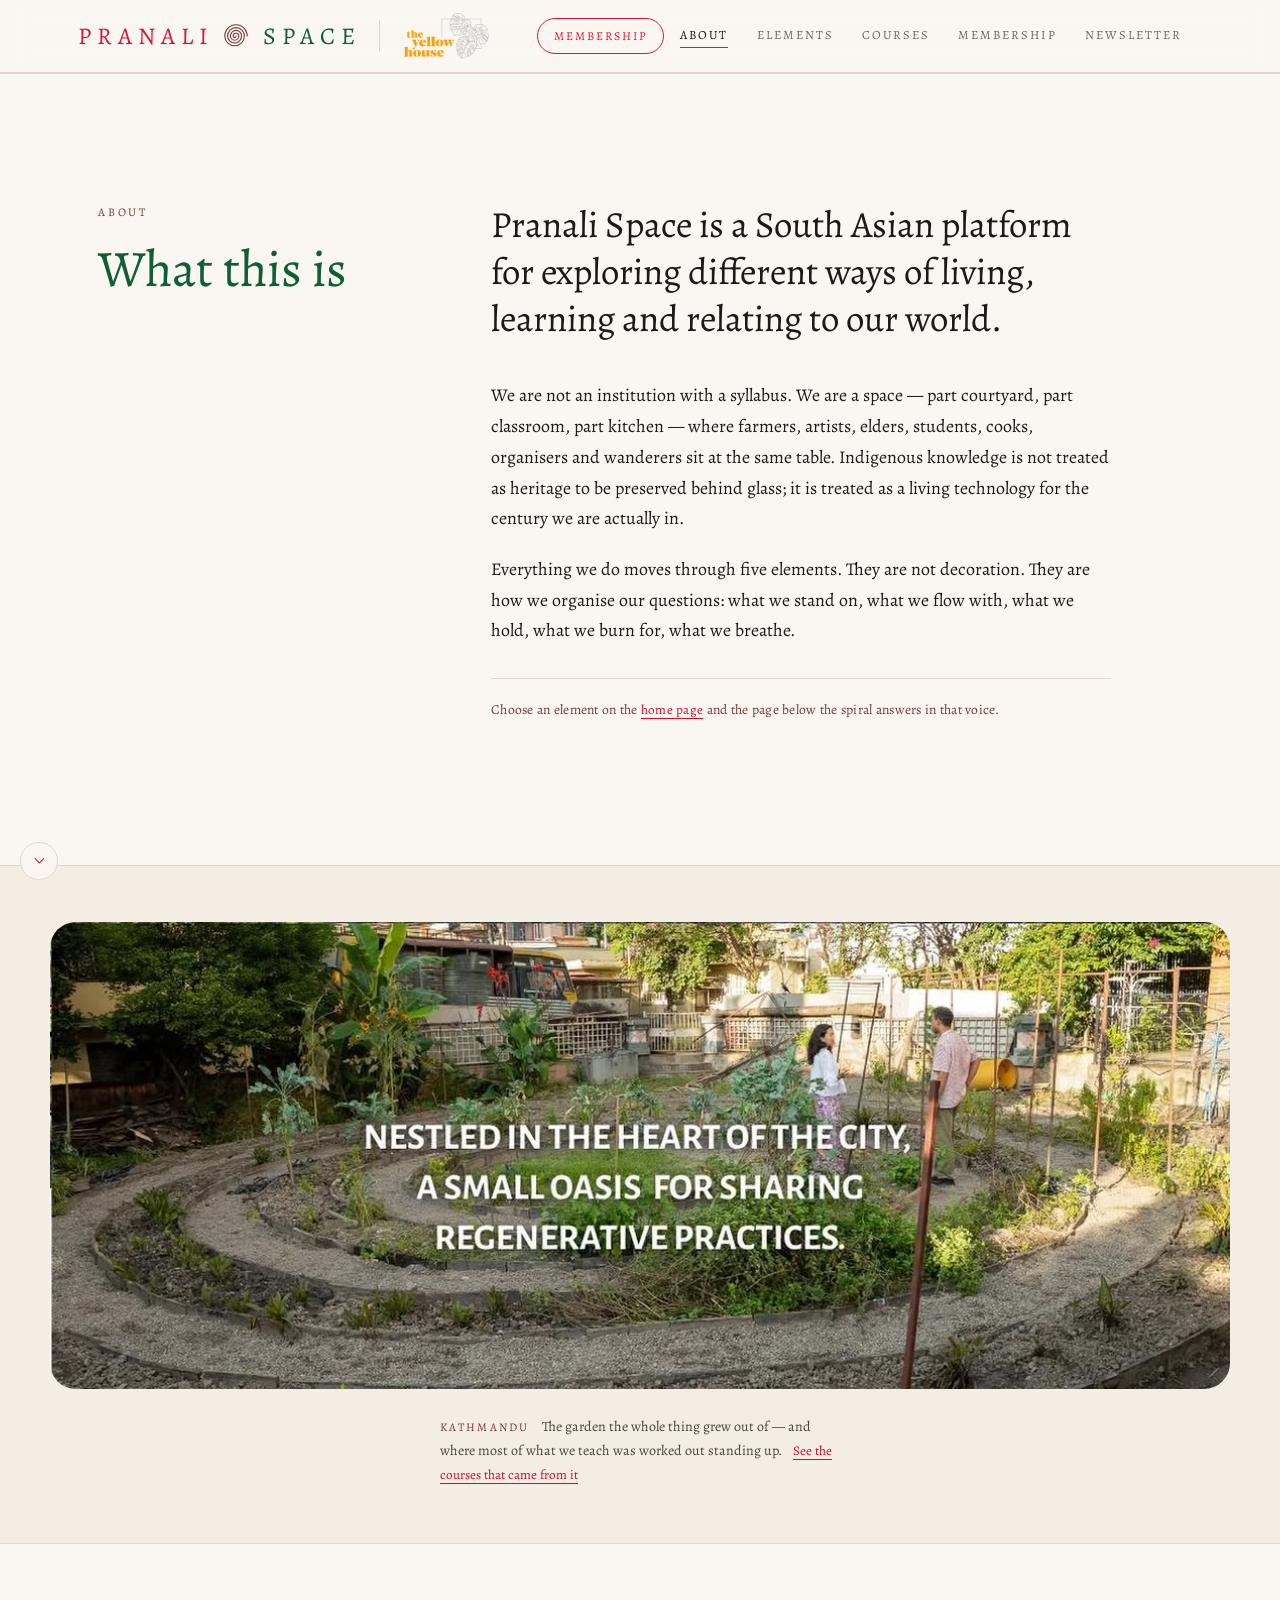
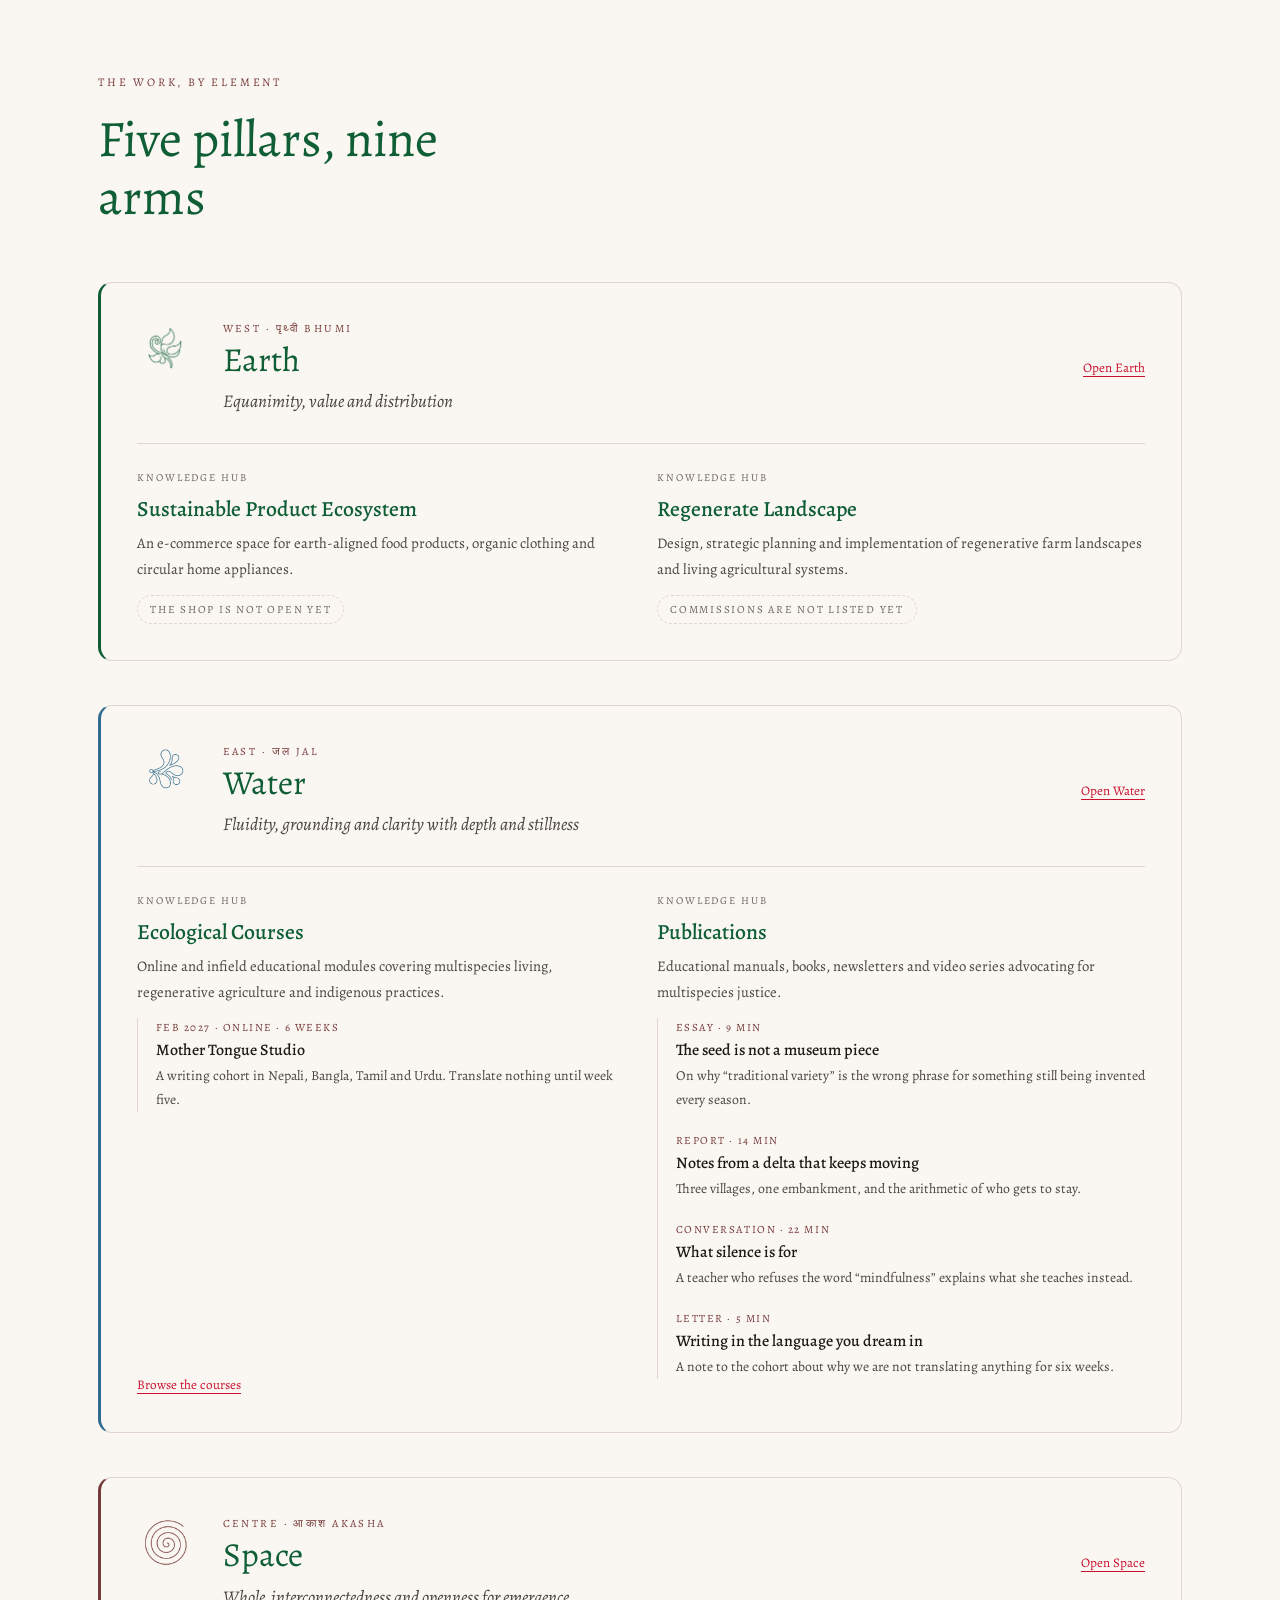
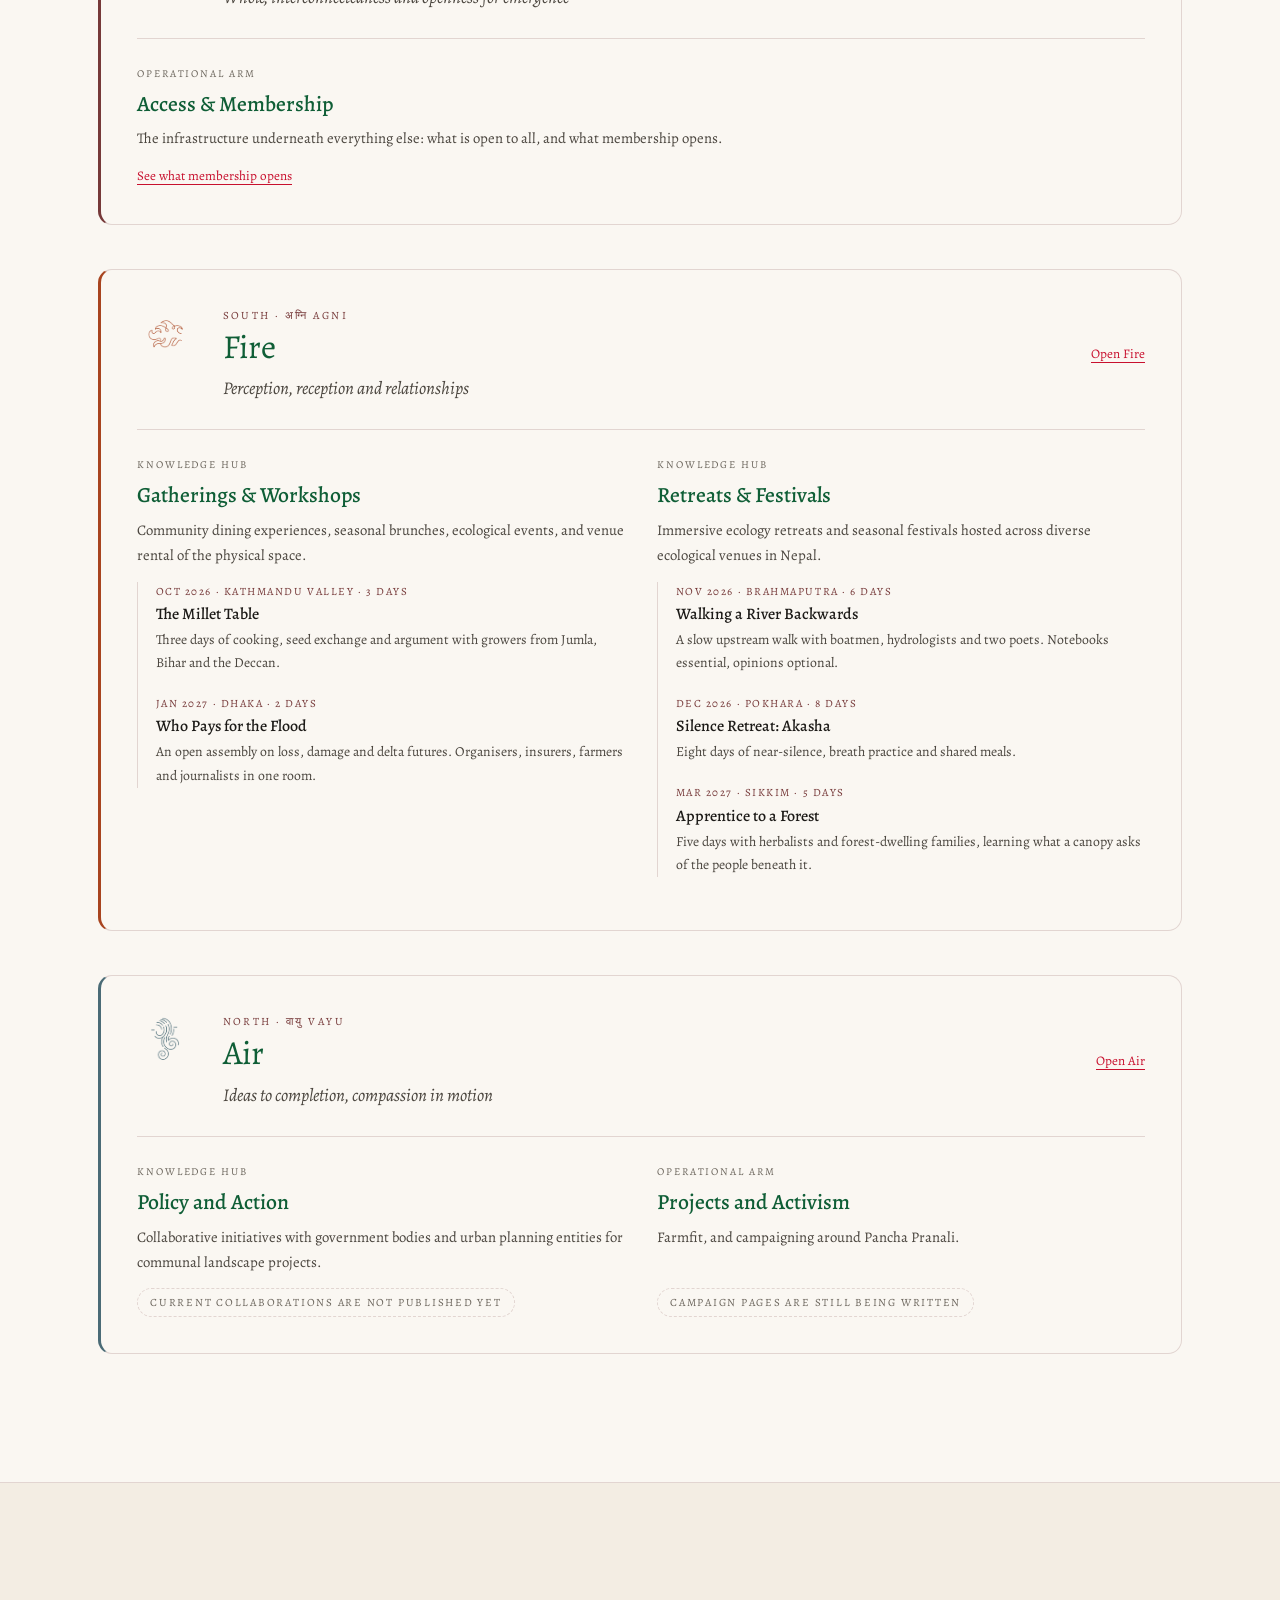
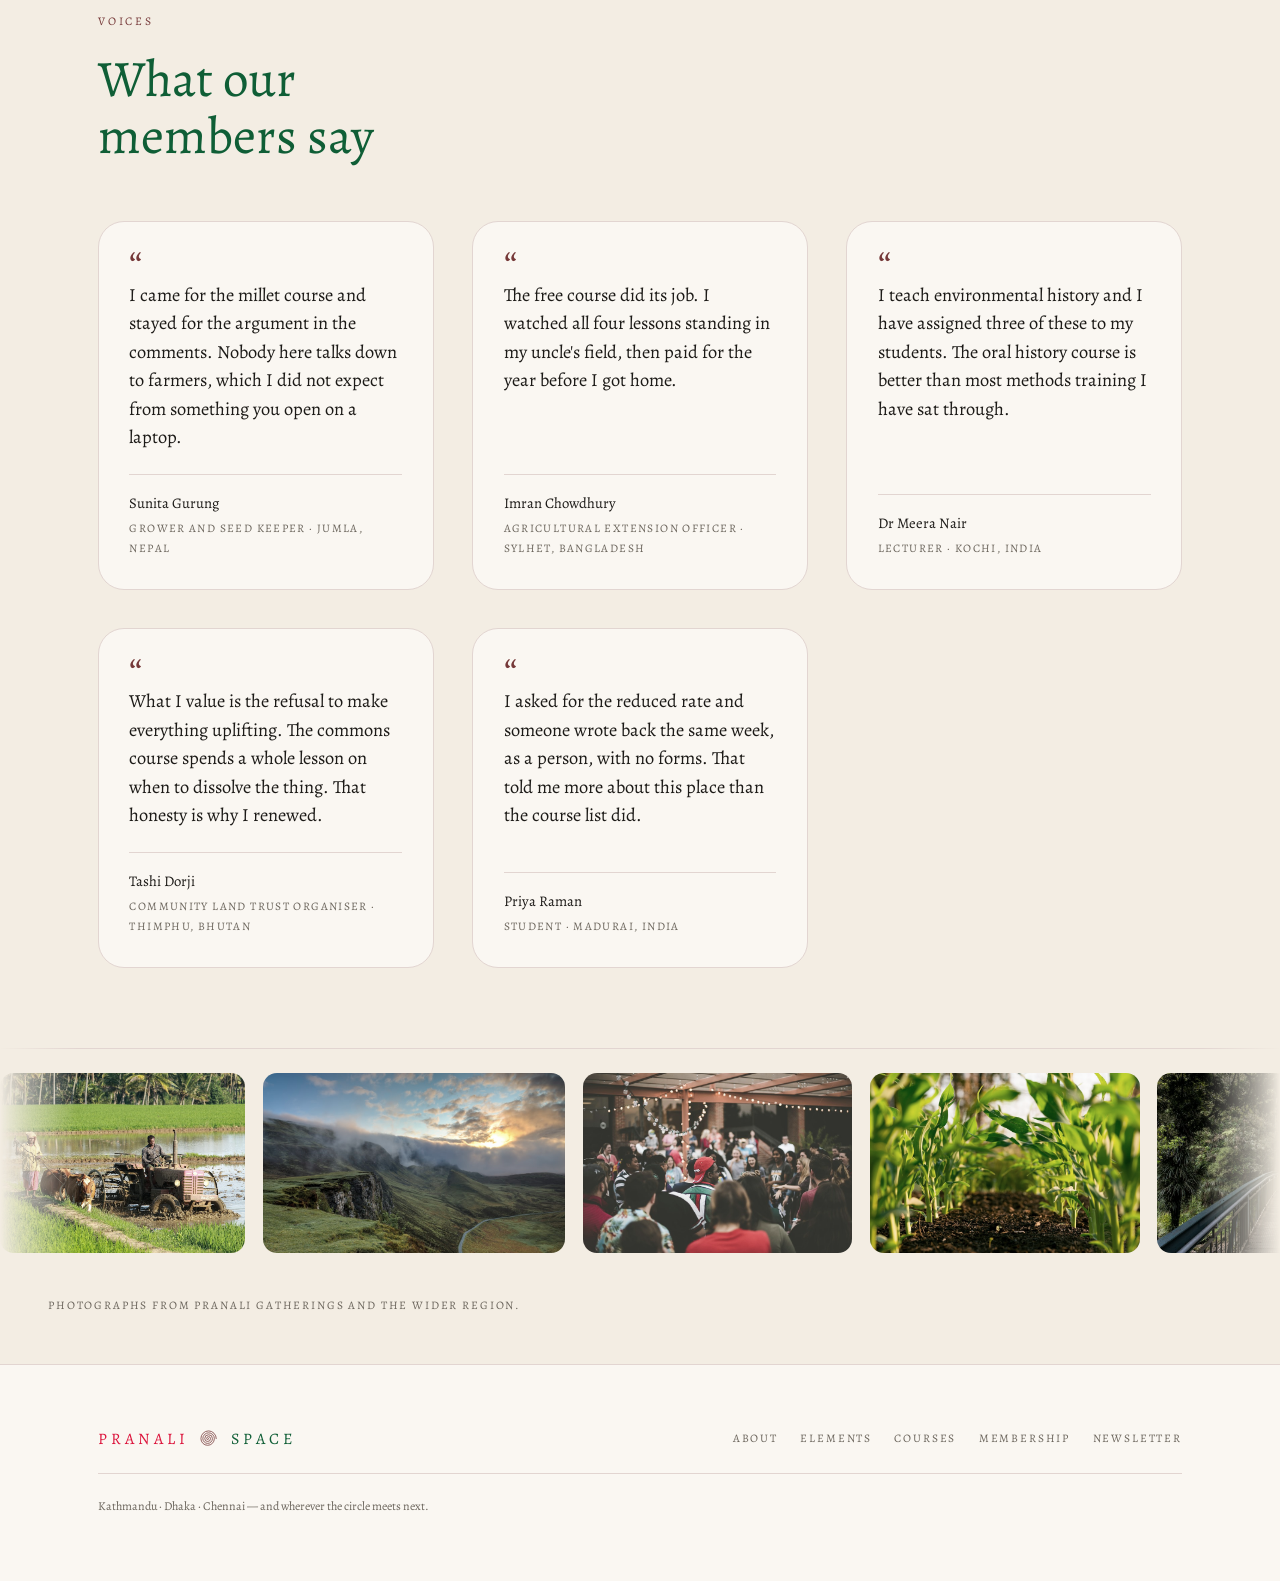
<file: about.html>
<!DOCTYPE html>
<html lang="en">
<head>
<meta charset="utf-8" />
<meta name="viewport" content="width=device-width, initial-scale=1" />
<title>About — Pranali Space</title>
<meta name="description" content="Pranali Space is a South Asian platform for exploring different ways of living, learning and relating to our world." />
<link rel="icon" href="data:image/svg+xml,%3Csvg xmlns='http://www.w3.org/2000/svg' viewBox='0 0 100 100'%3E%3Cpath d='M 50 50 A 5 5 0 0 1 40 50 A 10 10 0 0 1 60 50 A 15 15 0 0 1 30 50 A 20 20 0 0 1 70 50 A 25 25 0 0 1 20 50 A 30 30 0 0 1 80 50 A 35 35 0 0 1 10 50 A 40 40 0 0 1 90 50' fill='none' stroke='%23763939' stroke-width='7' stroke-linecap='round'/%3E%3C/svg%3E" />
<link rel="preload" as="image" href="images/leaf-cursor.png" fetchpriority="high" />
<link rel="preconnect" href="https://fonts.googleapis.com" />
<link rel="preconnect" href="https://fonts.gstatic.com" crossorigin />
<link href="https://fonts.googleapis.com/css2?family=Alegreya:ital,wght@0,400;0,500;0,600;0,700;1,400;1,500&display=swap" rel="stylesheet" />
<link rel="stylesheet" href="css/styles.css" />
<link rel="stylesheet" href="css/pages.css" />
<link rel="stylesheet" href="css/realms.css" />
</head>
<body class="page-about">

<!-- ============================ HEADER ============================ -->
<header class="site-header" id="top">
  <div class="shell header__inner">
    <div class="header__brand">
      <a class="logo" href="index.html" aria-label="Pranali Space — home">
        <span class="logo__word logo__word--pranali">Pranali</span>
        <span class="logo__mark" aria-hidden="true">
          <svg viewBox="0 0 100 100" class="logo__spiral">
            <path d="M 50 50 A 5 5 0 0 1 40 50 A 10 10 0 0 1 60 50 A 15 15 0 0 1 30 50 A 20 20 0 0 1 70 50 A 25 25 0 0 1 20 50 A 30 30 0 0 1 80 50 A 35 35 0 0 1 10 50 A 40 40 0 0 1 90 50"
                  fill="none" stroke="#763939" stroke-width="4" stroke-linecap="round"></path>
          </svg>
        </span>
        <span class="logo__word logo__word--space">Space</span>
      </a>

      <span class="header__partner-divider" aria-hidden="true"></span>

      <a class="partner-logo" href="#" aria-label="The Yellow House">
        <img src="images/yellow-house-logo.png" alt="The Yellow House" />
      </a>
    </div>

    <div class="header__member" id="memberBadge"></div>

    <button class="nav-toggle" id="navToggle" aria-expanded="false" aria-controls="siteNav">
      <span class="nav-toggle__bars" aria-hidden="true"><i></i><i></i></span>
      <span class="nav-toggle__label">Menu</span>
    </button>

    <nav class="site-nav" id="siteNav" aria-label="Primary">
      <a href="about.html" aria-current="page">About</a>
      <a href="index.html#bloom">Elements</a>
      <a href="courses.html">Courses</a>
      <a href="courses.html#pricing">Membership</a>
      <a href="index.html#join">Newsletter</a>
    </nav>
  </div>
</header>

<main>

<!-- =========================== INTRO =========================== -->
<section class="section intro about-intro" id="intro">
  <div class="shell intro__grid">
    <div>
      <p class="section__label">About</p>
      <h1 class="section__title">What this is</h1>
    </div>
    <div class="intro__body">
      <p class="lede">Pranali Space is a South Asian platform for exploring different ways of living, learning and relating to our world.</p>
      <p>We are not an institution with a syllabus. We are a space — part courtyard, part classroom, part kitchen — where farmers, artists, elders, students, cooks, organisers and wanderers sit at the same table. Indigenous knowledge is not treated as heritage to be preserved behind glass; it is treated as a living technology for the century we are actually in.</p>
      <p>Everything we do moves through five elements. They are not decoration. They are how we organise our questions: what we stand on, what we flow with, what we hold, what we burn for, what we breathe.</p>
      <p class="intro__note">Choose an element on the <a class="link-plain" href="index.html#bloom">home page</a> and the page below the spiral answers in that voice.</p>
    </div>
  </div>
</section>

<!-- ===================== THE GARDEN ===================== -->
<figure class="garden-band garden-band--hero">
  <img src="images/stock/home_page_thumbnai.jpg"
       alt="The Pranali spiral garden in Kathmandu, with people tending planted beds among city buildings" />
  <figcaption class="shell">
    <span class="garden-band__where">Kathmandu</span>
    The garden the whole thing grew out of — and where most of what we teach was worked out standing up.
    <a class="link-plain" href="courses.html">See the courses that came from it</a>
  </figcaption>
</figure>

<!-- ========================== PILLARS ==========================
     Seven knowledge hubs and two operational arms, under the five elemental
     pillars. Rendered from PRANALI_HUBS in js/data.js. -->
<section class="section pillars" id="pillars">
  <div class="shell">
    <header class="section__head">
      <p class="section__label">The work, by element</p>
      <h2 class="section__title">Five pillars, nine arms</h2>
    </header>

    <div class="pillars__list" id="pillarsList">
      <!-- filled by js/about.js -->
    </div>
  </div>
</section>

<!-- ===================== WHAT OUR MEMBERS SAY ===================== -->
<section class="section voices-section" id="voices" data-voices></section>

</main>

<!-- steps down through the page, one section at a time -->
<button class="scroll-next" id="scrollNext" type="button" aria-label="Skip to the next section">
  <svg viewBox="0 0 24 24" fill="none" aria-hidden="true">
    <path d="M6 9.5 12 15.5 18 9.5" stroke="currentColor" stroke-width="1.6"
          stroke-linecap="round" stroke-linejoin="round" />
  </svg>
</button>

<!-- =========================== FOOTER =========================== -->
<footer class="site-footer">
  <div class="shell footer__inner">
    <a class="logo logo--small" href="index.html" aria-label="Pranali Space — home">
      <span class="logo__word logo__word--pranali">Pranali</span>
      <span class="logo__mark" aria-hidden="true">
        <svg viewBox="0 0 100 100" class="logo__spiral">
          <path d="M 50 50 A 5 5 0 0 1 40 50 A 10 10 0 0 1 60 50 A 15 15 0 0 1 30 50 A 20 20 0 0 1 70 50 A 25 25 0 0 1 20 50 A 30 30 0 0 1 80 50 A 35 35 0 0 1 10 50 A 40 40 0 0 1 90 50"
                fill="none" stroke="#763939" stroke-width="4" stroke-linecap="round"></path>
        </svg>
      </span>
      <span class="logo__word logo__word--space">Space</span>
    </a>

    <nav class="footer__nav" aria-label="Footer">
      <a href="about.html" aria-current="page">About</a>
      <a href="index.html#bloom">Elements</a>
      <a href="courses.html">Courses</a>
      <a href="courses.html#pricing">Membership</a>
      <a href="index.html#join">Newsletter</a>
    </nav>

    <p class="footer__note">Kathmandu · Dhaka · Chennai — and wherever the circle meets next.</p>
  </div>
</footer>

<script src="js/data.js"></script>
<script src="js/auth.js"></script>
<script src="js/site.js"></script>
<script src="js/about.js"></script>
<script src="js/social.js"></script>
<script src="js/cursor.js" defer></script>
</body>
</html>
</file>
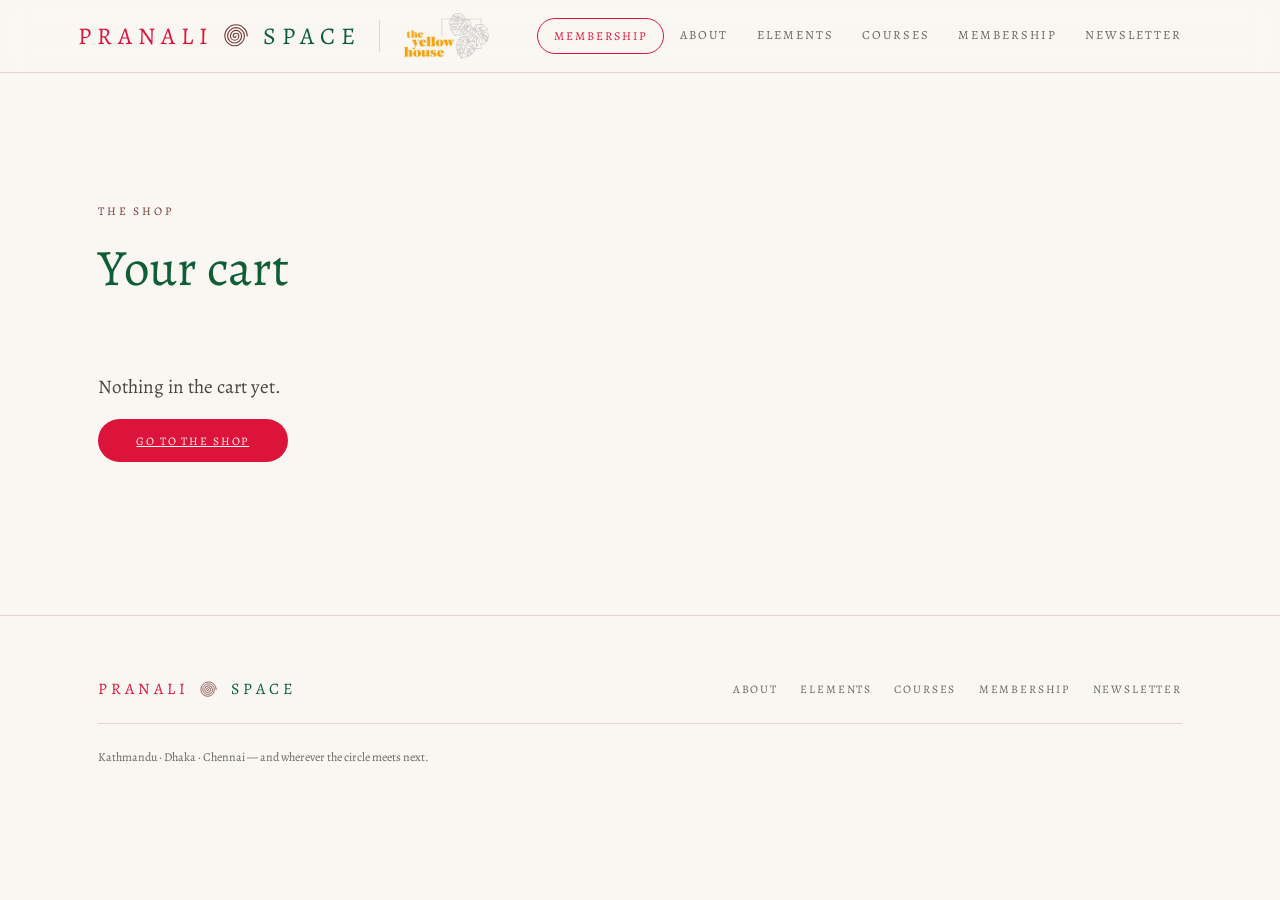
<file: cart.html>
<!DOCTYPE html>
<html lang="en">
<head>
<meta charset="utf-8" />
<meta name="viewport" content="width=device-width, initial-scale=1" />
<title>Cart — Pranali Space</title>
<meta name="description" content="Your cart at the Pranali Space shop." />
<link rel="icon" href="data:image/svg+xml,%3Csvg xmlns='http://www.w3.org/2000/svg' viewBox='0 0 100 100'%3E%3Cpath d='M 50 50 A 5 5 0 0 1 40 50 A 10 10 0 0 1 60 50 A 15 15 0 0 1 30 50 A 20 20 0 0 1 70 50 A 25 25 0 0 1 20 50 A 30 30 0 0 1 80 50 A 35 35 0 0 1 10 50 A 40 40 0 0 1 90 50' fill='none' stroke='%23763939' stroke-width='7' stroke-linecap='round'/%3E%3C/svg%3E" />
<link rel="preload" as="image" href="images/leaf-cursor.png" fetchpriority="high" />
<link rel="preconnect" href="https://fonts.googleapis.com" />
<link rel="preconnect" href="https://fonts.gstatic.com" crossorigin />
<link href="https://fonts.googleapis.com/css2?family=Alegreya:ital,wght@0,400;0,500;0,600;0,700;1,400;1,500&display=swap" rel="stylesheet" />
<link rel="stylesheet" href="css/styles.css" />
<link rel="stylesheet" href="css/pages.css" />
<link rel="stylesheet" href="css/realms.css" />
</head>
<body class="page-cart">

<!-- ============================ HEADER ============================ -->
<header class="site-header" id="top">
  <div class="shell header__inner">
    <div class="header__brand">
      <a class="logo" href="index.html" aria-label="Pranali Space — home">
        <span class="logo__word logo__word--pranali">Pranali</span>
        <span class="logo__mark" aria-hidden="true">
          <svg viewBox="0 0 100 100" class="logo__spiral">
            <path d="M 50 50 A 5 5 0 0 1 40 50 A 10 10 0 0 1 60 50 A 15 15 0 0 1 30 50 A 20 20 0 0 1 70 50 A 25 25 0 0 1 20 50 A 30 30 0 0 1 80 50 A 35 35 0 0 1 10 50 A 40 40 0 0 1 90 50"
                  fill="none" stroke="#763939" stroke-width="4" stroke-linecap="round"></path>
          </svg>
        </span>
        <span class="logo__word logo__word--space">Space</span>
      </a>

      <span class="header__partner-divider" aria-hidden="true"></span>

      <a class="partner-logo" href="#" aria-label="The Yellow House">
        <img src="images/yellow-house-logo.png" alt="The Yellow House" />
      </a>
    </div>

    <div class="header__member" id="memberBadge"></div>

    <button class="nav-toggle" id="navToggle" aria-expanded="false" aria-controls="siteNav">
      <span class="nav-toggle__bars" aria-hidden="true"><i></i><i></i></span>
      <span class="nav-toggle__label">Menu</span>
    </button>

    <nav class="site-nav" id="siteNav" aria-label="Primary">
      <a href="about.html">About</a>
      <a href="index.html#bloom">Elements</a>
      <a href="courses.html">Courses</a>
      <a href="courses.html#pricing">Membership</a>
      <a href="index.html#join">Newsletter</a>
    </nav>
  </div>
</header>

<main>

<section class="section cart-page">
  <div class="shell">
    <header class="section__head">
      <p class="section__label">The shop</p>
      <h1 class="section__title">Your cart</h1>
    </header>
    <div id="cartRoot"><!-- rendered by js/shop.js --></div>
  </div>
</section>

</main>

<!-- steps down through the page, one section at a time -->
<button class="scroll-next" id="scrollNext" type="button" aria-label="Skip to the next section">
  <svg viewBox="0 0 24 24" fill="none" aria-hidden="true">
    <path d="M6 9.5 12 15.5 18 9.5" stroke="currentColor" stroke-width="1.6"
          stroke-linecap="round" stroke-linejoin="round" />
  </svg>
</button>

<!-- =========================== FOOTER =========================== -->
<footer class="site-footer">
  <div class="shell footer__inner">
    <a class="logo logo--small" href="index.html" aria-label="Pranali Space — home">
      <span class="logo__word logo__word--pranali">Pranali</span>
      <span class="logo__mark" aria-hidden="true">
        <svg viewBox="0 0 100 100" class="logo__spiral">
          <path d="M 50 50 A 5 5 0 0 1 40 50 A 10 10 0 0 1 60 50 A 15 15 0 0 1 30 50 A 20 20 0 0 1 70 50 A 25 25 0 0 1 20 50 A 30 30 0 0 1 80 50 A 35 35 0 0 1 10 50 A 40 40 0 0 1 90 50"
                fill="none" stroke="#763939" stroke-width="4" stroke-linecap="round"></path>
        </svg>
      </span>
      <span class="logo__word logo__word--space">Space</span>
    </a>

    <nav class="footer__nav" aria-label="Footer">
      <a href="about.html">About</a>
      <a href="index.html#bloom">Elements</a>
      <a href="courses.html">Courses</a>
      <a href="courses.html#pricing">Membership</a>
      <a href="index.html#join">Newsletter</a>
    </nav>

    <p class="footer__note">Kathmandu · Dhaka · Chennai — and wherever the circle meets next.</p>
  </div>
</footer>

<script src="js/data.js"></script>
<script src="js/auth.js"></script>
<script src="js/site.js"></script>
<script src="js/shop.js"></script>
<script>PranaliSite.init();</script>
<script src="js/cursor.js" defer></script>
</body>
</html>
</file>
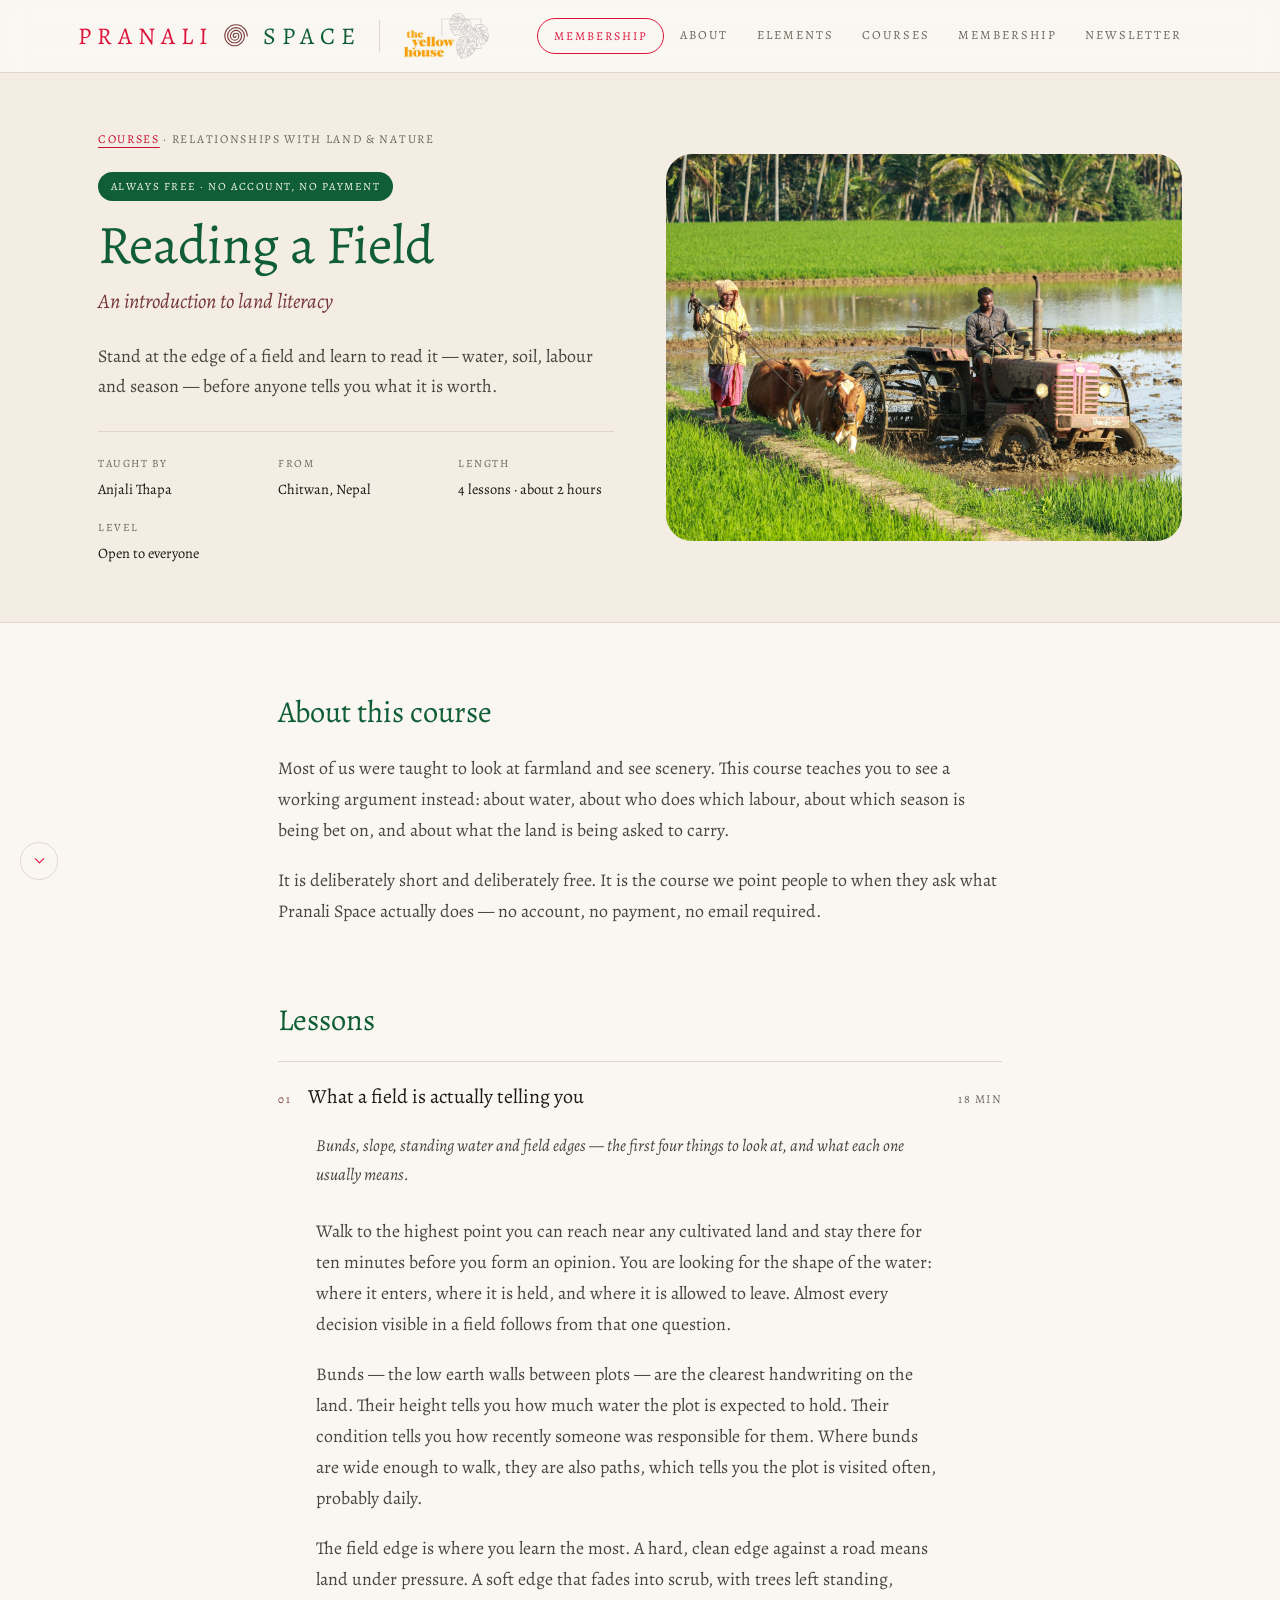
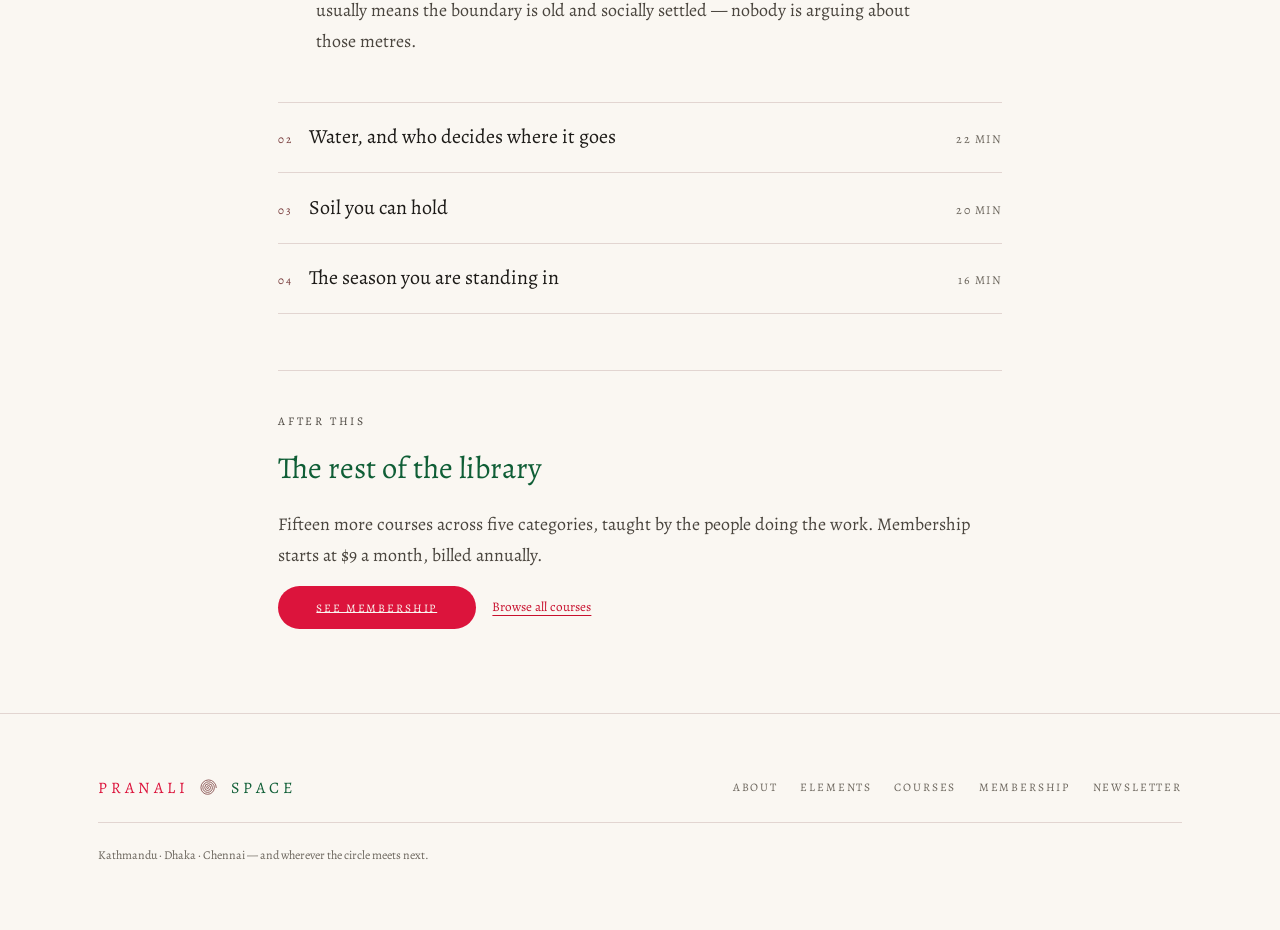
<file: course.html>
<!DOCTYPE html>
<html lang="en">
<head>
<meta charset="utf-8" />
<meta name="viewport" content="width=device-width, initial-scale=1" />
<title>Course — Pranali Space</title>
<meta name="description" content="A course at Pranali Space." />
<link rel="icon" href="data:image/svg+xml,%3Csvg xmlns='http://www.w3.org/2000/svg' viewBox='0 0 100 100'%3E%3Cpath d='M 50 50 A 5 5 0 0 1 40 50 A 10 10 0 0 1 60 50 A 15 15 0 0 1 30 50 A 20 20 0 0 1 70 50 A 25 25 0 0 1 20 50 A 30 30 0 0 1 80 50 A 35 35 0 0 1 10 50 A 40 40 0 0 1 90 50' fill='none' stroke='%23763939' stroke-width='7' stroke-linecap='round'/%3E%3C/svg%3E" />
<link rel="preload" as="image" href="images/leaf-cursor.png" fetchpriority="high" />
<link rel="preconnect" href="https://fonts.googleapis.com" />
<link rel="preconnect" href="https://fonts.gstatic.com" crossorigin />
<link href="https://fonts.googleapis.com/css2?family=Alegreya:ital,wght@0,400;0,500;0,600;0,700;1,400;1,500&display=swap" rel="stylesheet" />
<link rel="stylesheet" href="css/styles.css" />
<link rel="stylesheet" href="css/pages.css" />
</head>
<body class="page-course">

<!-- ============================ HEADER ============================ -->
<header class="site-header" id="top">
  <div class="shell header__inner">
    <div class="header__brand">
      <a class="logo" href="index.html" aria-label="Pranali Space — home">
        <span class="logo__word logo__word--pranali">Pranali</span>
        <span class="logo__mark" aria-hidden="true">
          <svg viewBox="0 0 100 100" class="logo__spiral">
            <path d="M 50 50 A 5 5 0 0 1 40 50 A 10 10 0 0 1 60 50 A 15 15 0 0 1 30 50 A 20 20 0 0 1 70 50 A 25 25 0 0 1 20 50 A 30 30 0 0 1 80 50 A 35 35 0 0 1 10 50 A 40 40 0 0 1 90 50"
                  fill="none" stroke="#763939" stroke-width="4" stroke-linecap="round"></path>
          </svg>
        </span>
        <span class="logo__word logo__word--space">Space</span>
      </a>

      <span class="header__partner-divider" aria-hidden="true"></span>

      <a class="partner-logo" href="#" aria-label="The Yellow House">
        <img src="images/yellow-house-logo.png" alt="The Yellow House" />
      </a>
    </div>

    <div class="header__member" id="memberBadge"></div>

    <button class="nav-toggle" id="navToggle" aria-expanded="false" aria-controls="siteNav">
      <span class="nav-toggle__bars" aria-hidden="true"><i></i><i></i></span>
      <span class="nav-toggle__label">Menu</span>
    </button>

    <nav class="site-nav" id="siteNav" aria-label="Primary">
      <a href="index.html#intro">About</a>
      <a href="index.html#pillars">Elements</a>
      <a href="courses.html">Courses</a>
      <a href="courses.html#pricing">Membership</a>
      <a href="index.html#join">Newsletter</a>
    </nav>
  </div>
</header>

<main id="courseRoot"><!-- rendered by js/course.js --></main>

<!-- steps down through the page, one section at a time -->
<button class="scroll-next" id="scrollNext" type="button" aria-label="Skip to the next section">
  <svg viewBox="0 0 24 24" fill="none" aria-hidden="true">
    <path d="M6 9.5 12 15.5 18 9.5" stroke="currentColor" stroke-width="1.6"
          stroke-linecap="round" stroke-linejoin="round" />
  </svg>
</button>

<!-- =========================== FOOTER =========================== -->
<footer class="site-footer">
  <div class="shell footer__inner">
    <a class="logo logo--small" href="index.html" aria-label="Pranali Space — home">
      <span class="logo__word logo__word--pranali">Pranali</span>
      <span class="logo__mark" aria-hidden="true">
        <svg viewBox="0 0 100 100" class="logo__spiral">
          <path d="M 50 50 A 5 5 0 0 1 40 50 A 10 10 0 0 1 60 50 A 15 15 0 0 1 30 50 A 20 20 0 0 1 70 50 A 25 25 0 0 1 20 50 A 30 30 0 0 1 80 50 A 35 35 0 0 1 10 50 A 40 40 0 0 1 90 50"
                fill="none" stroke="#763939" stroke-width="4" stroke-linecap="round"></path>
        </svg>
      </span>
      <span class="logo__word logo__word--space">Space</span>
    </a>

    <nav class="footer__nav" aria-label="Footer">
      <a href="index.html#intro">About</a>
      <a href="index.html#pillars">Elements</a>
      <a href="courses.html">Courses</a>
      <a href="courses.html#pricing">Membership</a>
      <a href="index.html#join">Newsletter</a>
    </nav>

    <p class="footer__note">Kathmandu · Dhaka · Chennai — and wherever the circle meets next.</p>
  </div>
</footer>

<script src="js/data.js"></script>
<script src="js/auth.js"></script>
<script src="js/site.js"></script>
<script src="js/course.js"></script>
<script src="js/cursor.js" defer></script>
</body>
</html>
</file>
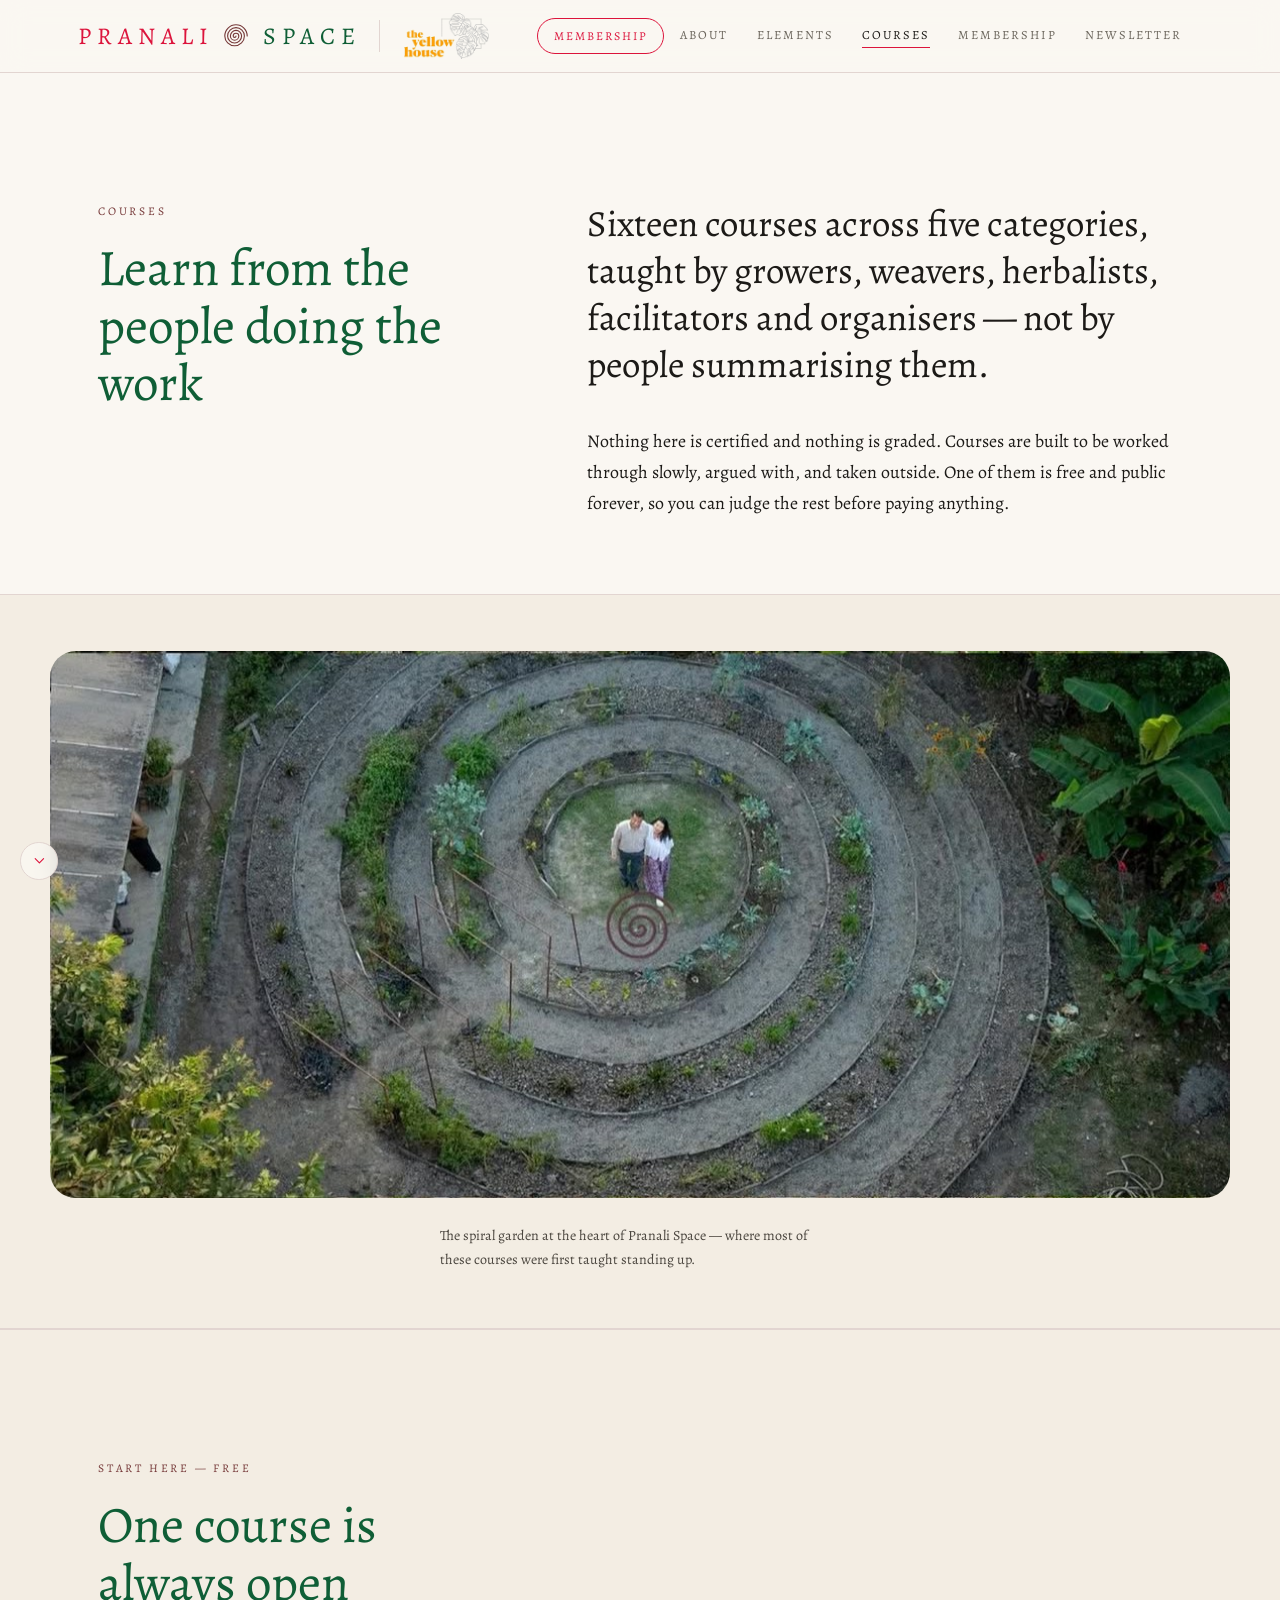
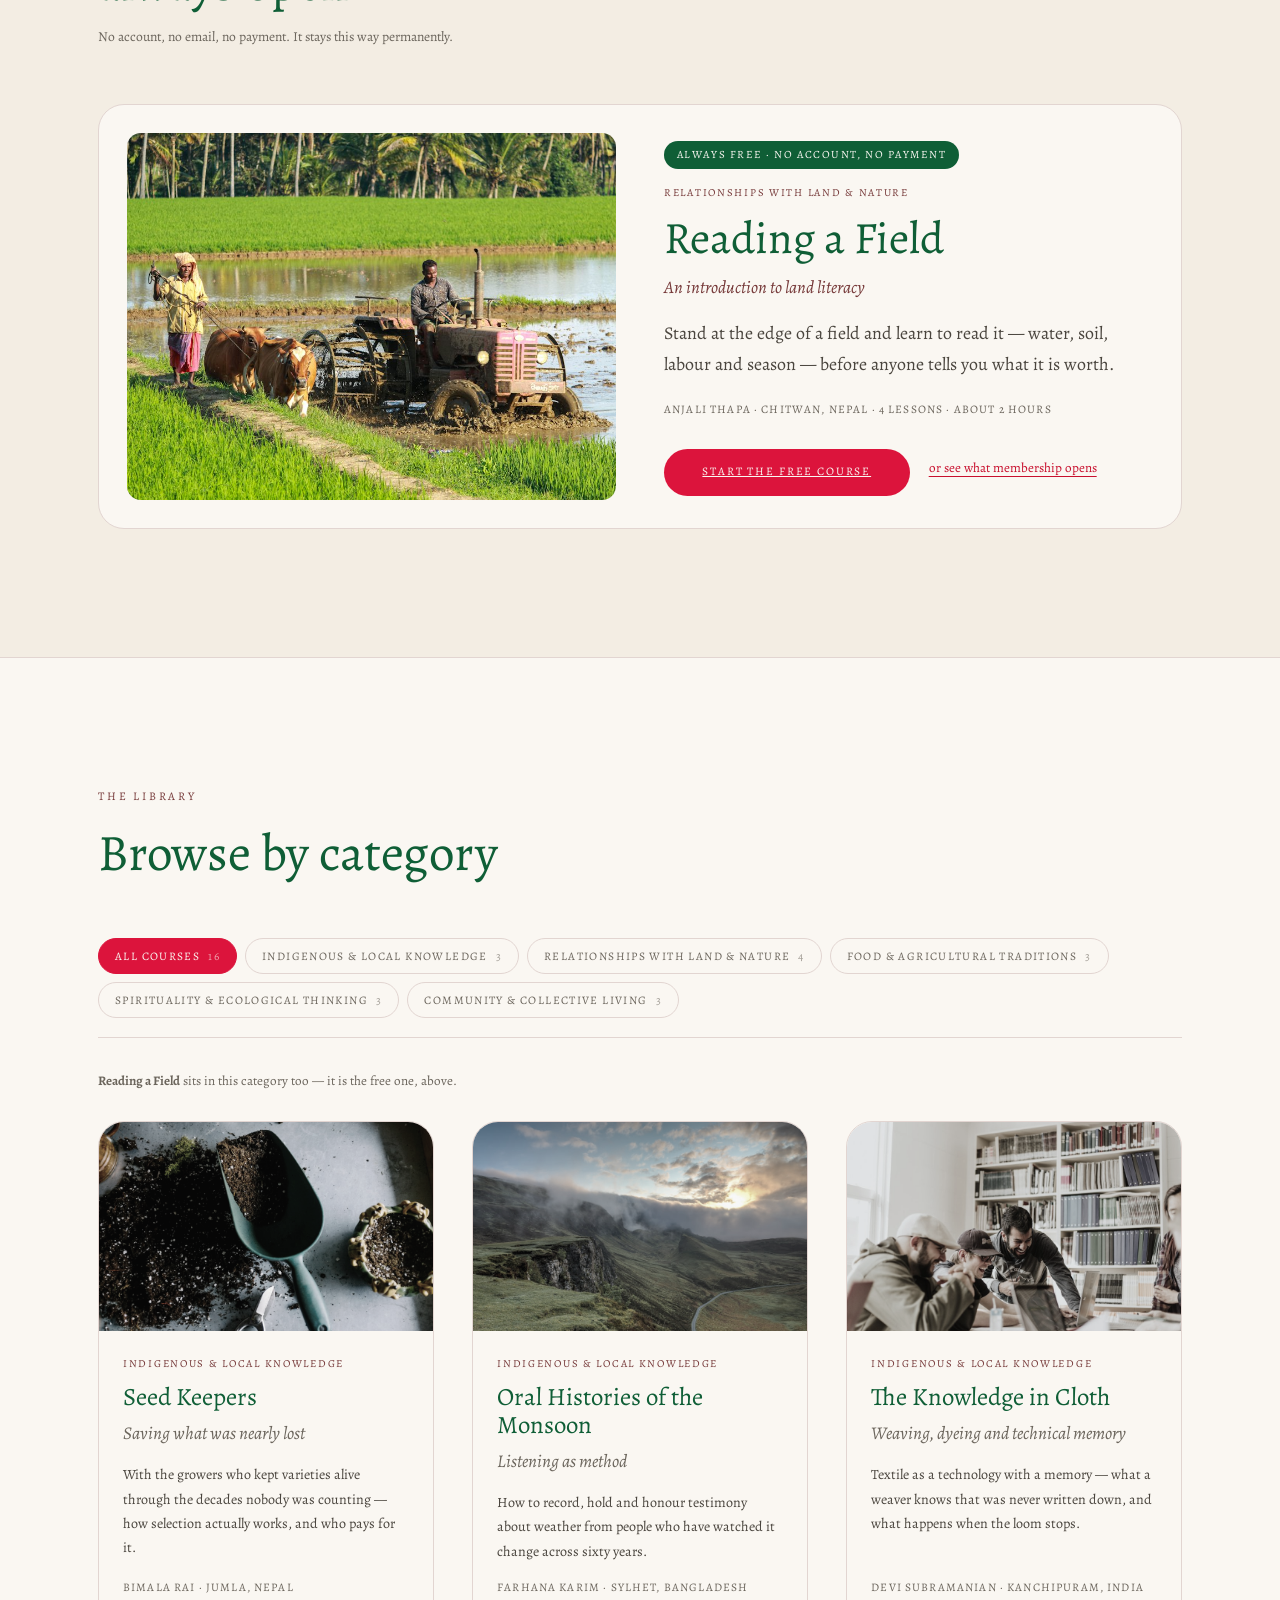
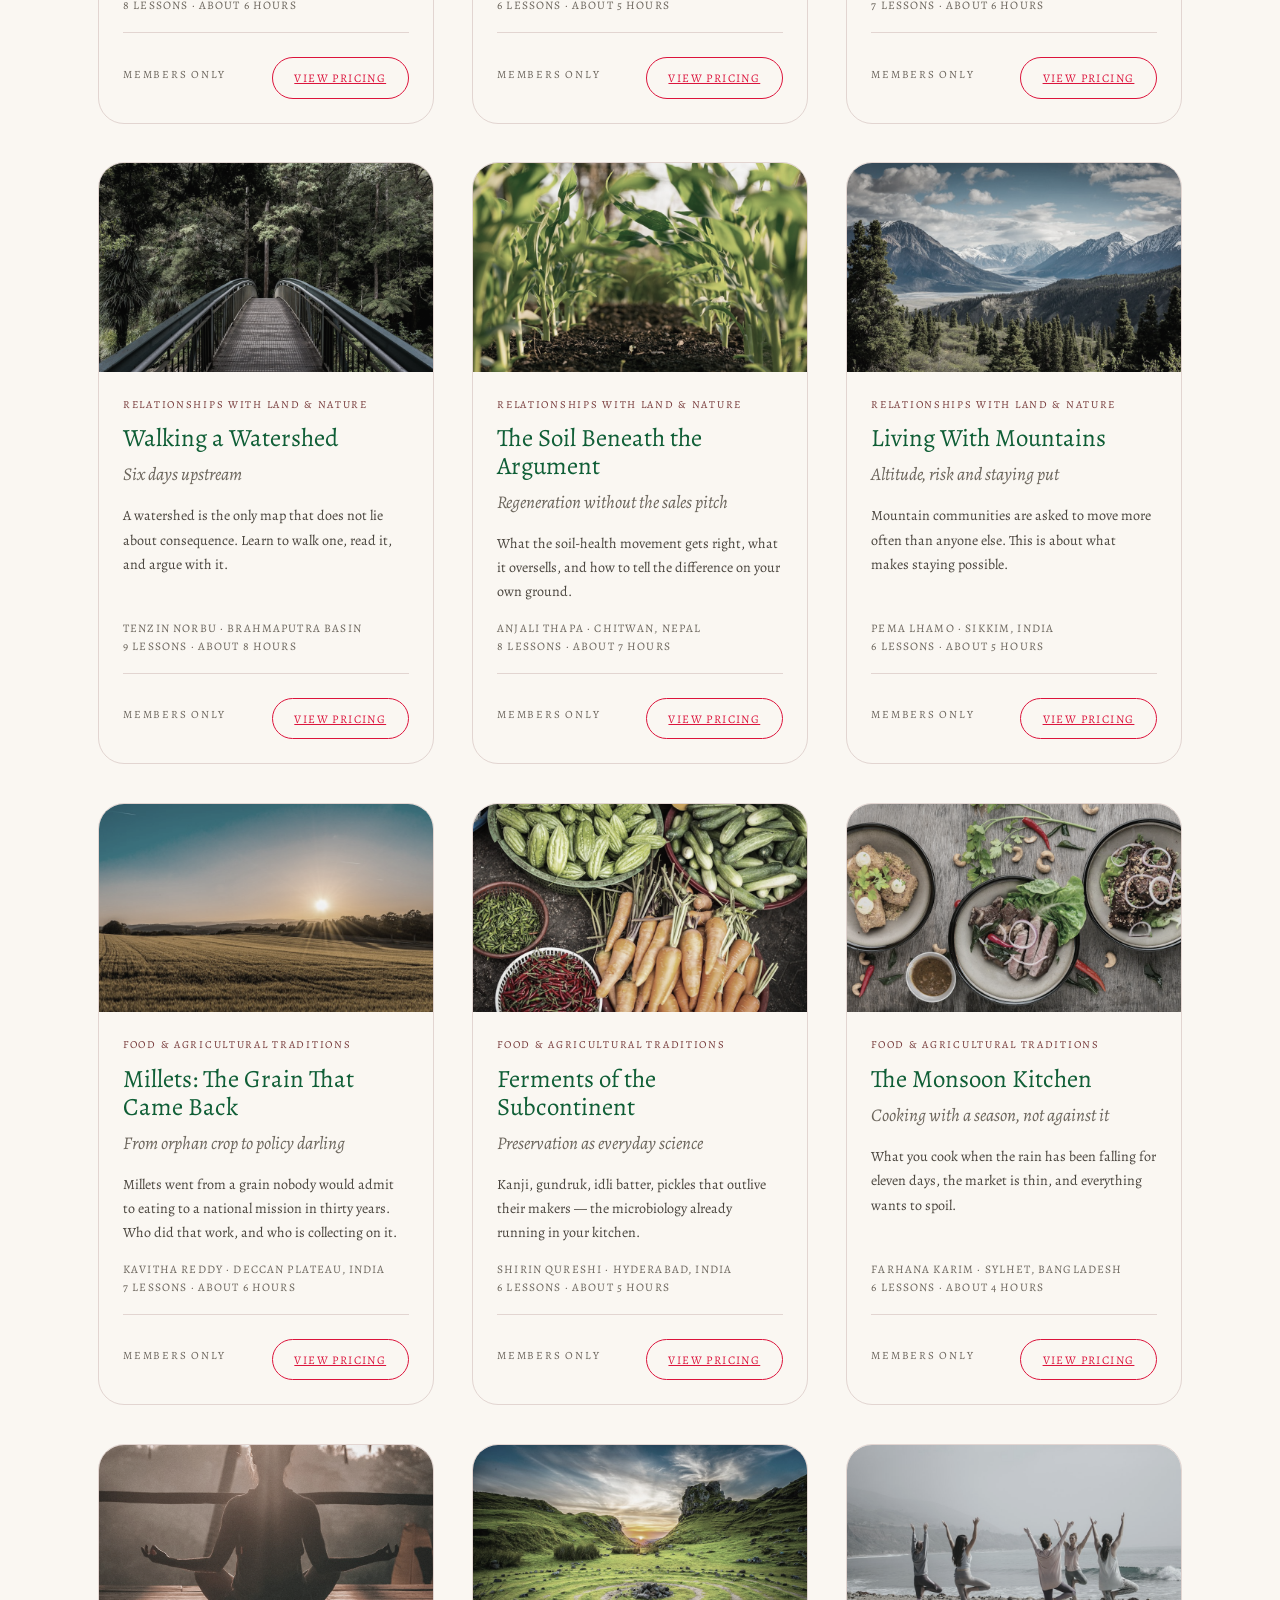
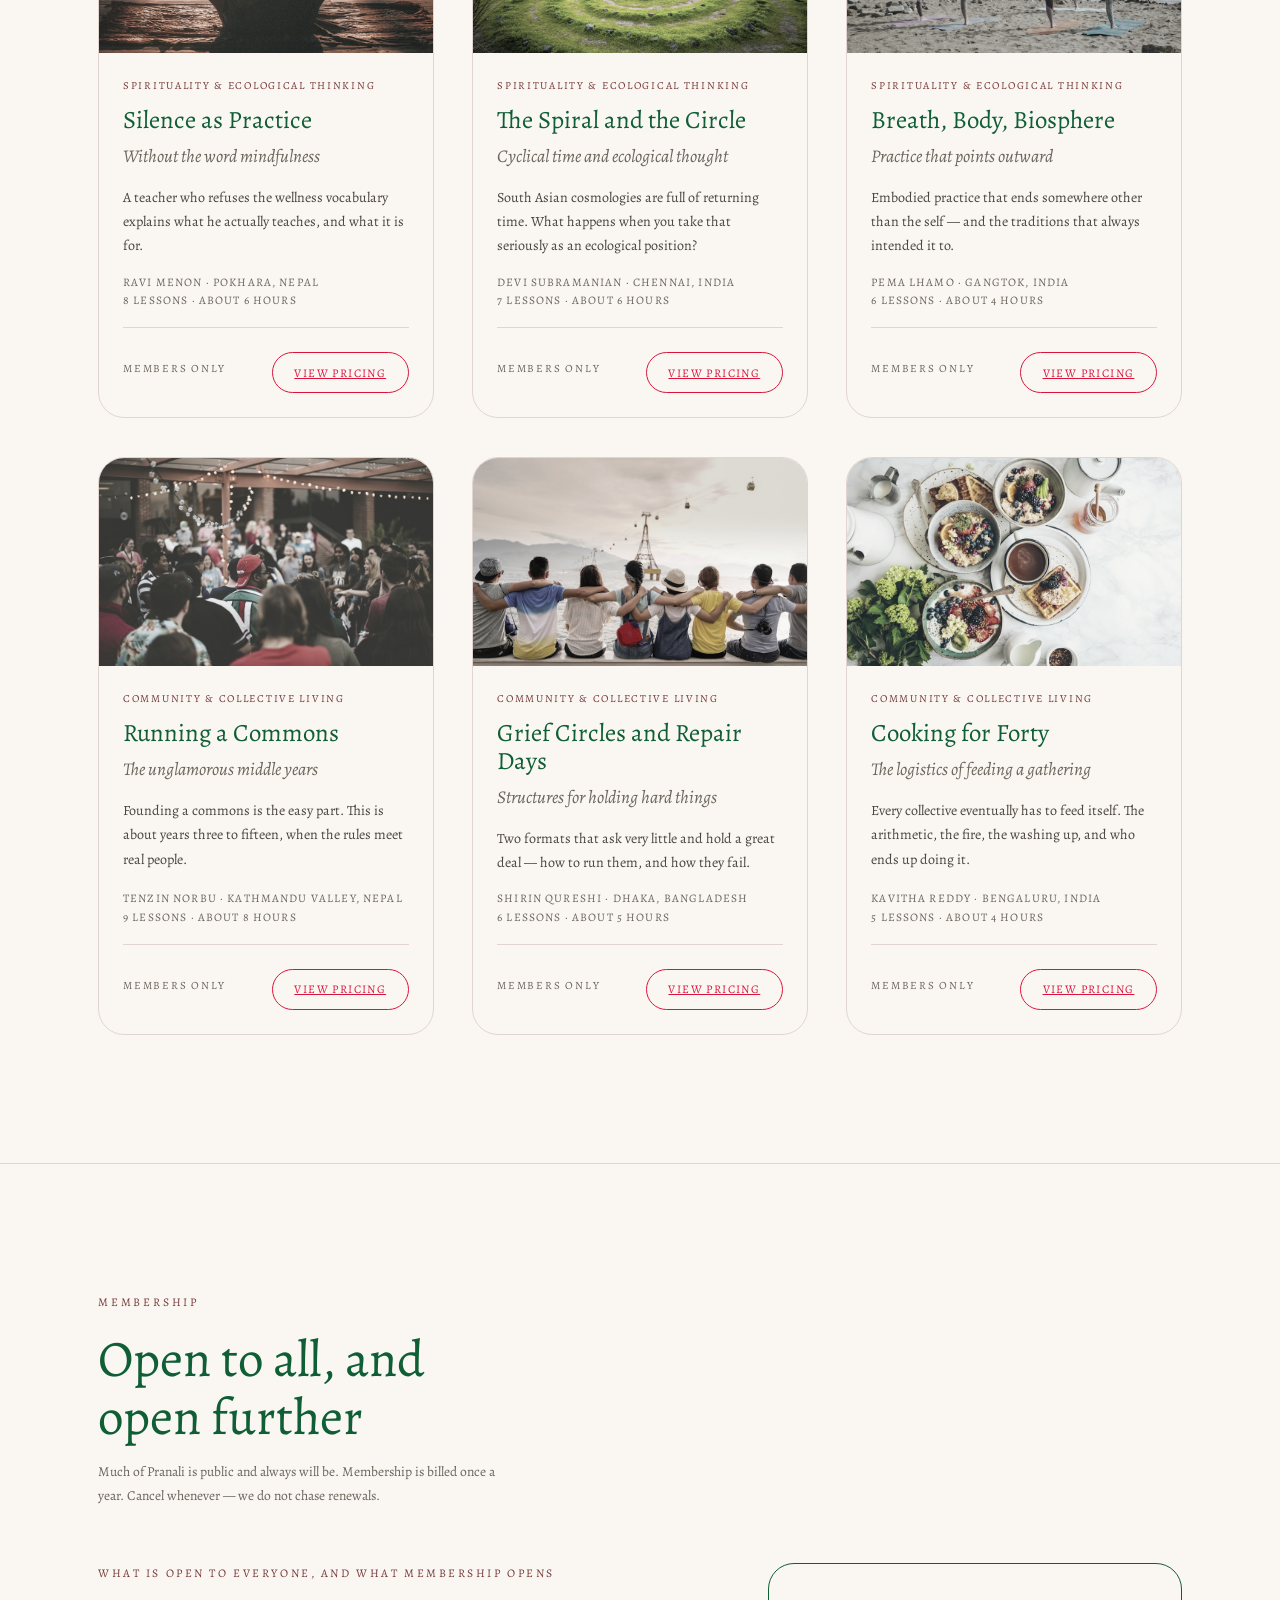
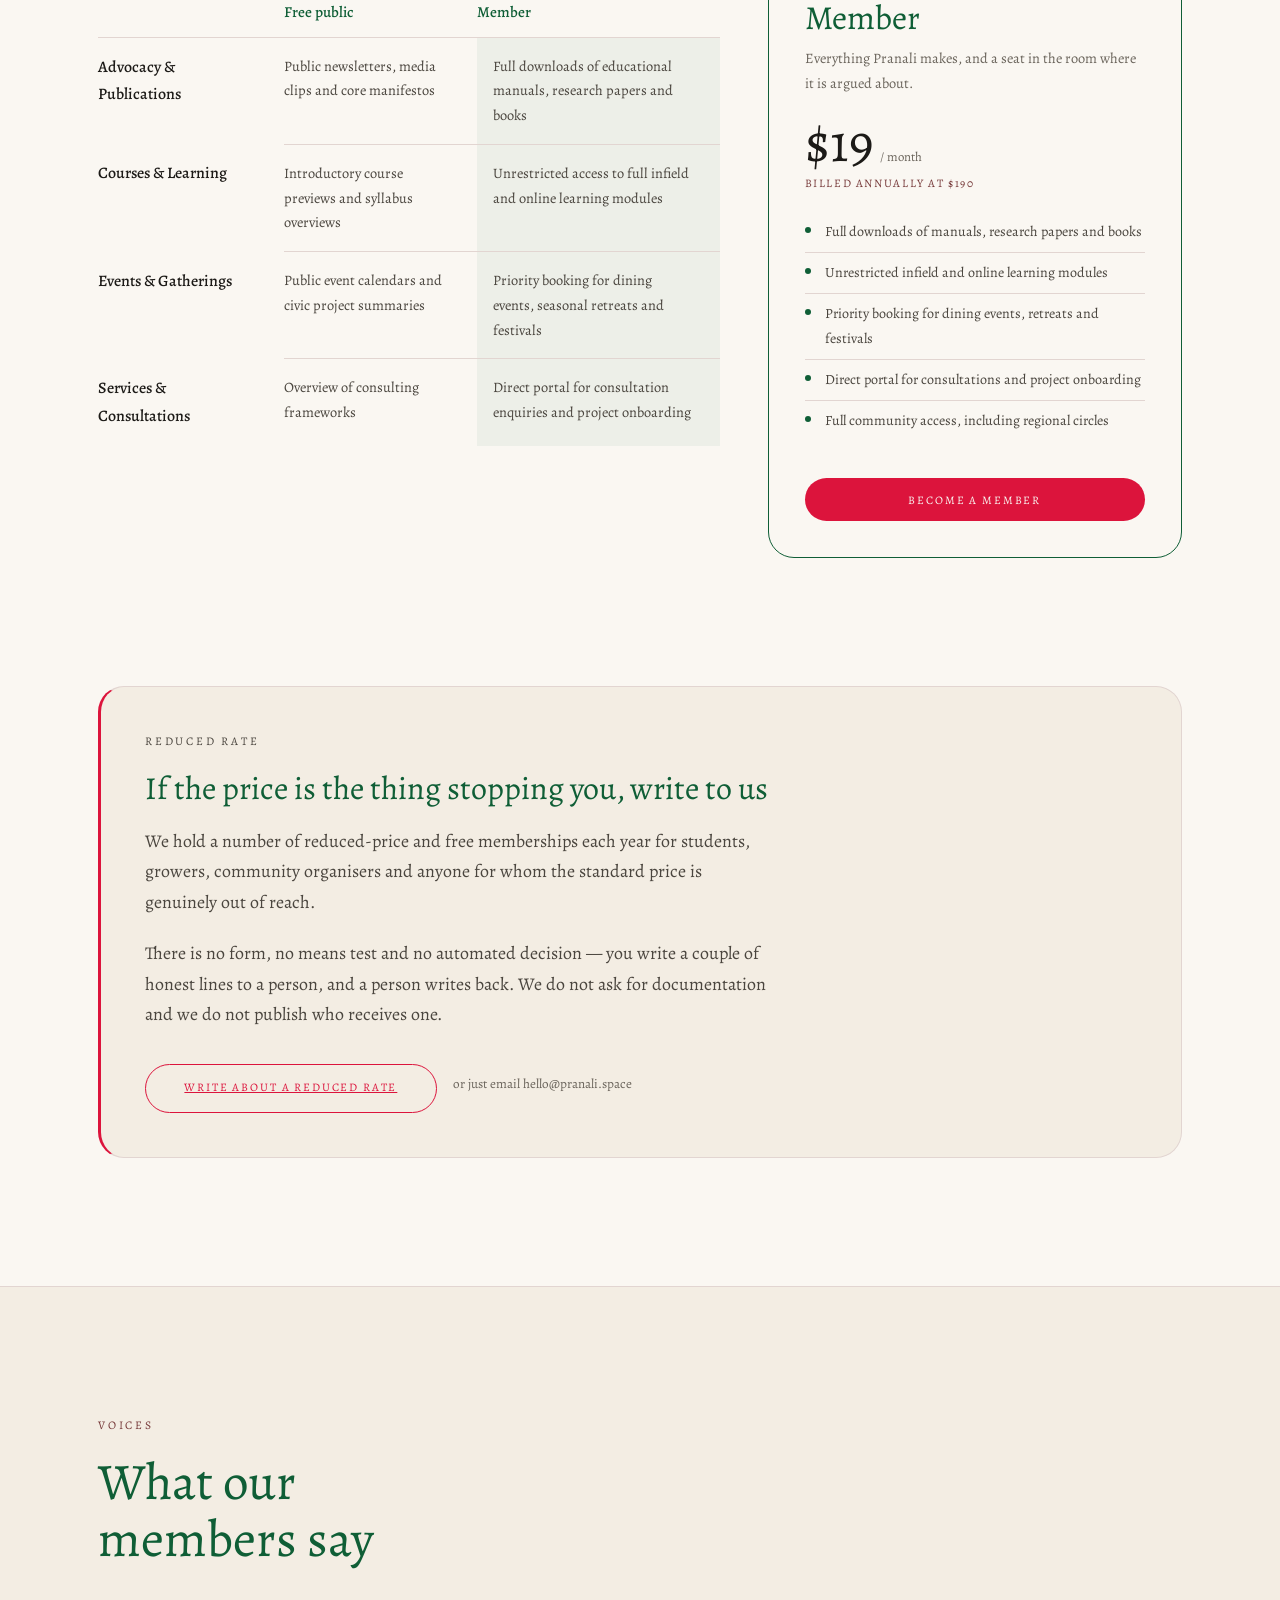
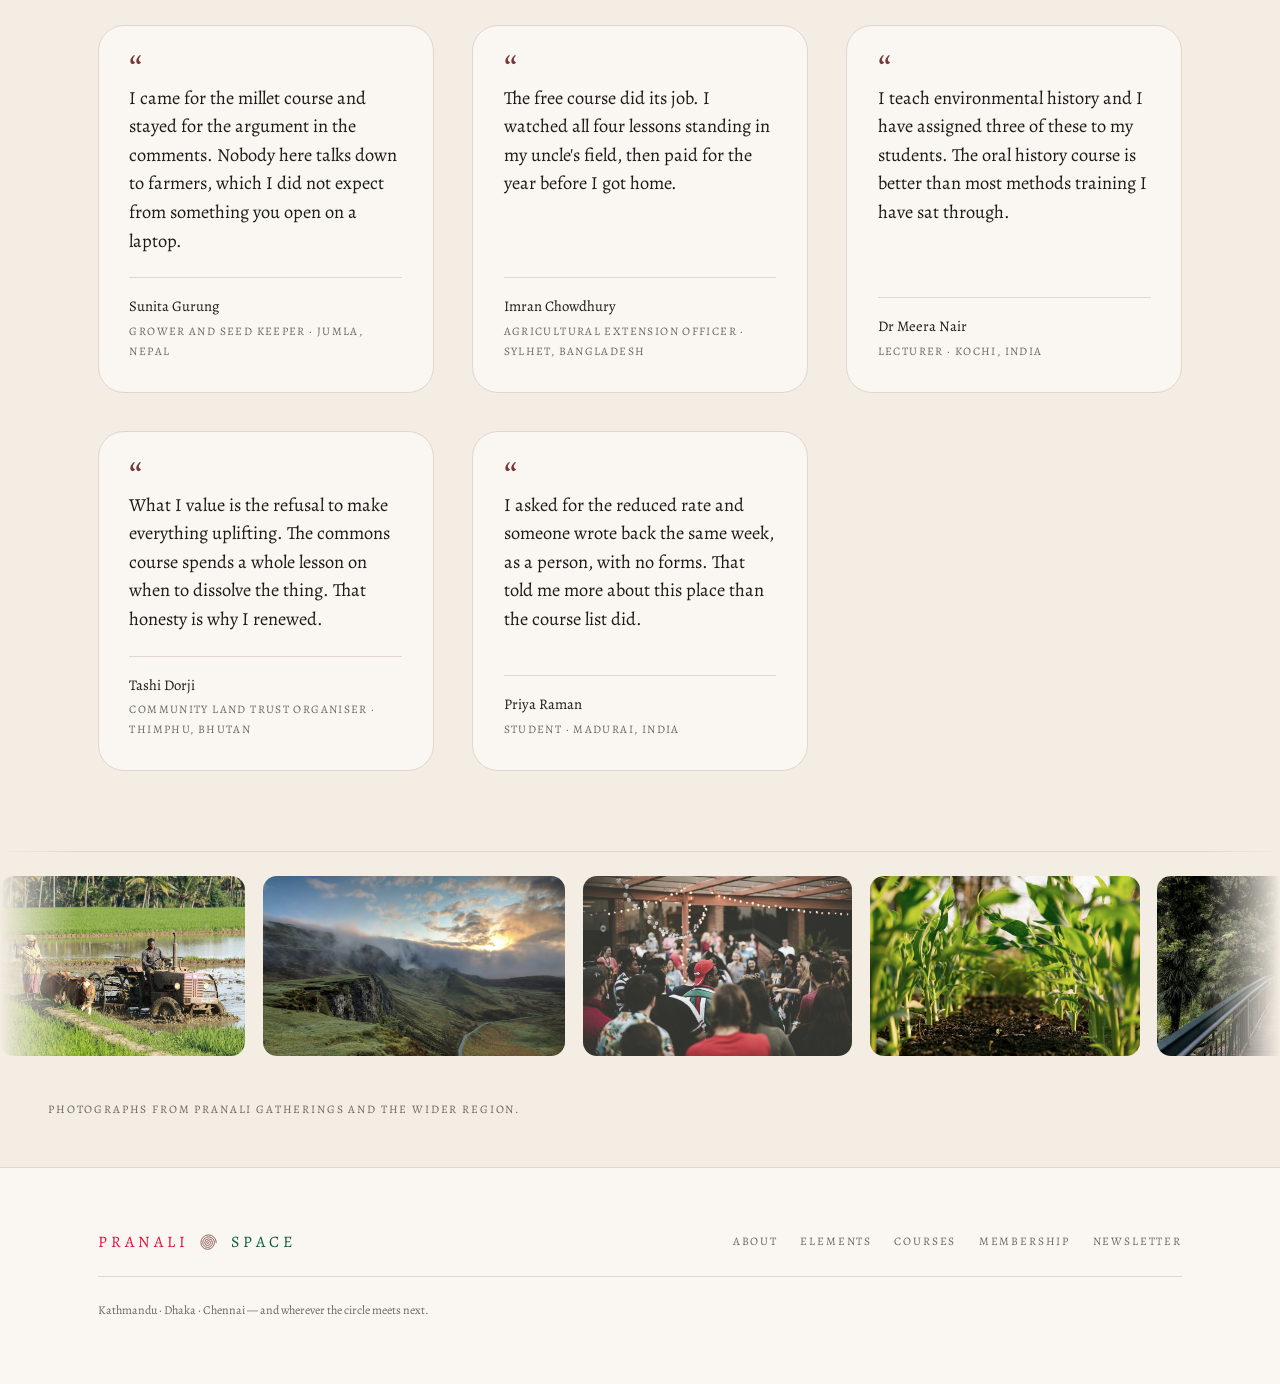
<file: courses.html>
<!DOCTYPE html>
<html lang="en">
<head>
<meta charset="utf-8" />
<meta name="viewport" content="width=device-width, initial-scale=1" />
<title>Courses — Pranali Space</title>
<meta name="description" content="Courses in indigenous and local knowledge, land and nature, food and agricultural traditions, spirituality and ecological thinking, and community and collective living. One course is always free." />
<link rel="icon" href="data:image/svg+xml,%3Csvg xmlns='http://www.w3.org/2000/svg' viewBox='0 0 100 100'%3E%3Cpath d='M 50 50 A 5 5 0 0 1 40 50 A 10 10 0 0 1 60 50 A 15 15 0 0 1 30 50 A 20 20 0 0 1 70 50 A 25 25 0 0 1 20 50 A 30 30 0 0 1 80 50 A 35 35 0 0 1 10 50 A 40 40 0 0 1 90 50' fill='none' stroke='%23763939' stroke-width='7' stroke-linecap='round'/%3E%3C/svg%3E" />
<link rel="preload" as="image" href="images/leaf-cursor.png" fetchpriority="high" />
<link rel="preconnect" href="https://fonts.googleapis.com" />
<link rel="preconnect" href="https://fonts.gstatic.com" crossorigin />
<link href="https://fonts.googleapis.com/css2?family=Alegreya:ital,wght@0,400;0,500;0,600;0,700;1,400;1,500&display=swap" rel="stylesheet" />
<link rel="stylesheet" href="css/styles.css" />
<link rel="stylesheet" href="css/pages.css" />
<link rel="stylesheet" href="css/realms.css" />
</head>
<body class="page-courses">

<!-- ============================ HEADER ============================ -->
<header class="site-header" id="top">
  <div class="shell header__inner">
    <div class="header__brand">
      <a class="logo" href="index.html" aria-label="Pranali Space — home">
        <span class="logo__word logo__word--pranali">Pranali</span>
        <span class="logo__mark" aria-hidden="true">
          <svg viewBox="0 0 100 100" class="logo__spiral">
            <path d="M 50 50 A 5 5 0 0 1 40 50 A 10 10 0 0 1 60 50 A 15 15 0 0 1 30 50 A 20 20 0 0 1 70 50 A 25 25 0 0 1 20 50 A 30 30 0 0 1 80 50 A 35 35 0 0 1 10 50 A 40 40 0 0 1 90 50"
                  fill="none" stroke="#763939" stroke-width="4" stroke-linecap="round"></path>
          </svg>
        </span>
        <span class="logo__word logo__word--space">Space</span>
      </a>

      <span class="header__partner-divider" aria-hidden="true"></span>

      <a class="partner-logo" href="#" aria-label="The Yellow House">
        <img src="images/yellow-house-logo.png" alt="The Yellow House" />
      </a>
    </div>

    <div class="header__member" id="memberBadge"></div>

    <button class="nav-toggle" id="navToggle" aria-expanded="false" aria-controls="siteNav">
      <span class="nav-toggle__bars" aria-hidden="true"><i></i><i></i></span>
      <span class="nav-toggle__label">Menu</span>
    </button>

    <nav class="site-nav" id="siteNav" aria-label="Primary">
      <a href="about.html">About</a>
      <a href="index.html#bloom">Elements</a>
      <a href="courses.html" aria-current="page">Courses</a>
      <a href="courses.html#pricing">Membership</a>
      <a href="index.html#join">Newsletter</a>
    </nav>
  </div>
</header>

<main>

<!-- =========================== PAGE HEAD =========================== -->
<section class="section courses-intro">
  <div class="shell courses-intro__grid">
    <div>
      <p class="section__label">Courses</p>
      <h1 class="section__title">Learn from the people doing the work</h1>
    </div>
    <div class="courses-intro__body">
      <p class="lede">Sixteen courses across five categories, taught by growers, weavers, herbalists, facilitators and organisers — not by people summarising them.</p>
      <p>Nothing here is certified and nothing is graded. Courses are built to be worked through slowly, argued with, and taken outside. One of them is free and public forever, so you can judge the rest before paying anything.</p>
    </div>
  </div>
</section>

<!-- ======================== THE GARDEN BAND ======================== -->
<figure class="garden-band">
  <img src="images/stock/courses_pranali.jpg"
       alt="Aerial view of the Pranali spiral garden, two people standing at its centre among planted beds" />
  <figcaption class="shell">
    The spiral garden at the heart of Pranali Space — where most of these courses were first taught standing up.
  </figcaption>
</figure>

<!-- ========================= FREE COURSE ========================= -->
<section class="section free-section" id="free">
  <div class="shell">
    <header class="section__head">
      <p class="section__label">Start here — free</p>
      <h2 class="section__title">One course is always open</h2>
      <p class="free-section__note">No account, no email, no payment. It stays this way permanently.</p>
    </header>
    <div id="freeCourse"></div>
  </div>
</section>

<!-- ======================== ALL COURSES ======================== -->
<section class="section catalogue" id="catalogue">
  <div class="shell">
    <header class="section__head">
      <p class="section__label">The library</p>
      <h2 class="section__title">Browse by category</h2>
    </header>

    <ul class="filters" id="courseFilters" aria-label="Filter courses by category"></ul>

    <p class="catalogue__free-note" id="freeInCategory">
      <strong>Reading a Field</strong> sits in this category too — it is the free one, above.
    </p>

    <ul class="course-grid" id="courseGrid"></ul>
    <p class="catalogue__empty" id="courseEmpty" hidden>No courses in this category yet.</p>
  </div>
</section>

<!-- ========================== PRICING ========================== -->
<section class="section pricing" id="pricing">
  <div class="shell">
    <header class="section__head">
      <p class="section__label">Membership</p>
      <h2 class="section__title">Open to all, and open further</h2>
      <p class="pricing__note">Much of Pranali is public and always will be. Membership is billed once a year. Cancel whenever — we do not chase renewals.</p>
    </header>

    <div class="member-panel" id="memberPanel" hidden></div>

    <ul class="plans" id="planGrid"></ul>

    <!-- ------------------------- bursary ------------------------- -->
    <div class="bursary" id="bursary">
      <div class="bursary__inner">
        <p class="section__label">Reduced rate</p>
        <h3 class="bursary__title">If the price is the thing stopping you, write to us</h3>
        <p>We hold a number of reduced-price and free memberships each year for students, growers,
           community organisers and anyone for whom the standard price is genuinely out of reach.</p>
        <p>There is no form, no means test and no automated decision — you write a couple of honest
           lines to a person, and a person writes back. We do not ask for documentation and we do not
           publish who receives one.</p>
        <p class="bursary__contact">
          <a class="btn btn--ghost" href="mailto:hello@pranali.space?subject=Reduced%20rate%20membership">Write about a reduced rate</a>
          <span class="bursary__email">or just email hello@pranali.space</span>
        </p>
      </div>
    </div>
  </div>
</section>

<!-- ===================== WHAT OUR MEMBERS SAY ===================== -->
<section class="section voices-section" id="voices" data-voices></section>

</main>

<!-- steps down through the page, one section at a time -->
<button class="scroll-next" id="scrollNext" type="button" aria-label="Skip to the next section">
  <svg viewBox="0 0 24 24" fill="none" aria-hidden="true">
    <path d="M6 9.5 12 15.5 18 9.5" stroke="currentColor" stroke-width="1.6"
          stroke-linecap="round" stroke-linejoin="round" />
  </svg>
</button>

<!-- =========================== FOOTER =========================== -->
<footer class="site-footer">
  <div class="shell footer__inner">
    <a class="logo logo--small" href="index.html" aria-label="Pranali Space — home">
      <span class="logo__word logo__word--pranali">Pranali</span>
      <span class="logo__mark" aria-hidden="true">
        <svg viewBox="0 0 100 100" class="logo__spiral">
          <path d="M 50 50 A 5 5 0 0 1 40 50 A 10 10 0 0 1 60 50 A 15 15 0 0 1 30 50 A 20 20 0 0 1 70 50 A 25 25 0 0 1 20 50 A 30 30 0 0 1 80 50 A 35 35 0 0 1 10 50 A 40 40 0 0 1 90 50"
                fill="none" stroke="#763939" stroke-width="4" stroke-linecap="round"></path>
        </svg>
      </span>
      <span class="logo__word logo__word--space">Space</span>
    </a>

    <nav class="footer__nav" aria-label="Footer">
      <a href="about.html">About</a>
      <a href="index.html#bloom">Elements</a>
      <a href="courses.html">Courses</a>
      <a href="courses.html#pricing">Membership</a>
      <a href="index.html#join">Newsletter</a>
    </nav>

    <p class="footer__note">Kathmandu · Dhaka · Chennai — and wherever the circle meets next.</p>
  </div>
</footer>

<script src="js/data.js"></script>
<script src="js/auth.js"></script>
<script src="js/site.js"></script>
<script src="js/courses.js"></script>
<script src="js/social.js"></script>
<script src="js/cursor.js" defer></script>
</body>
</html>
</file>
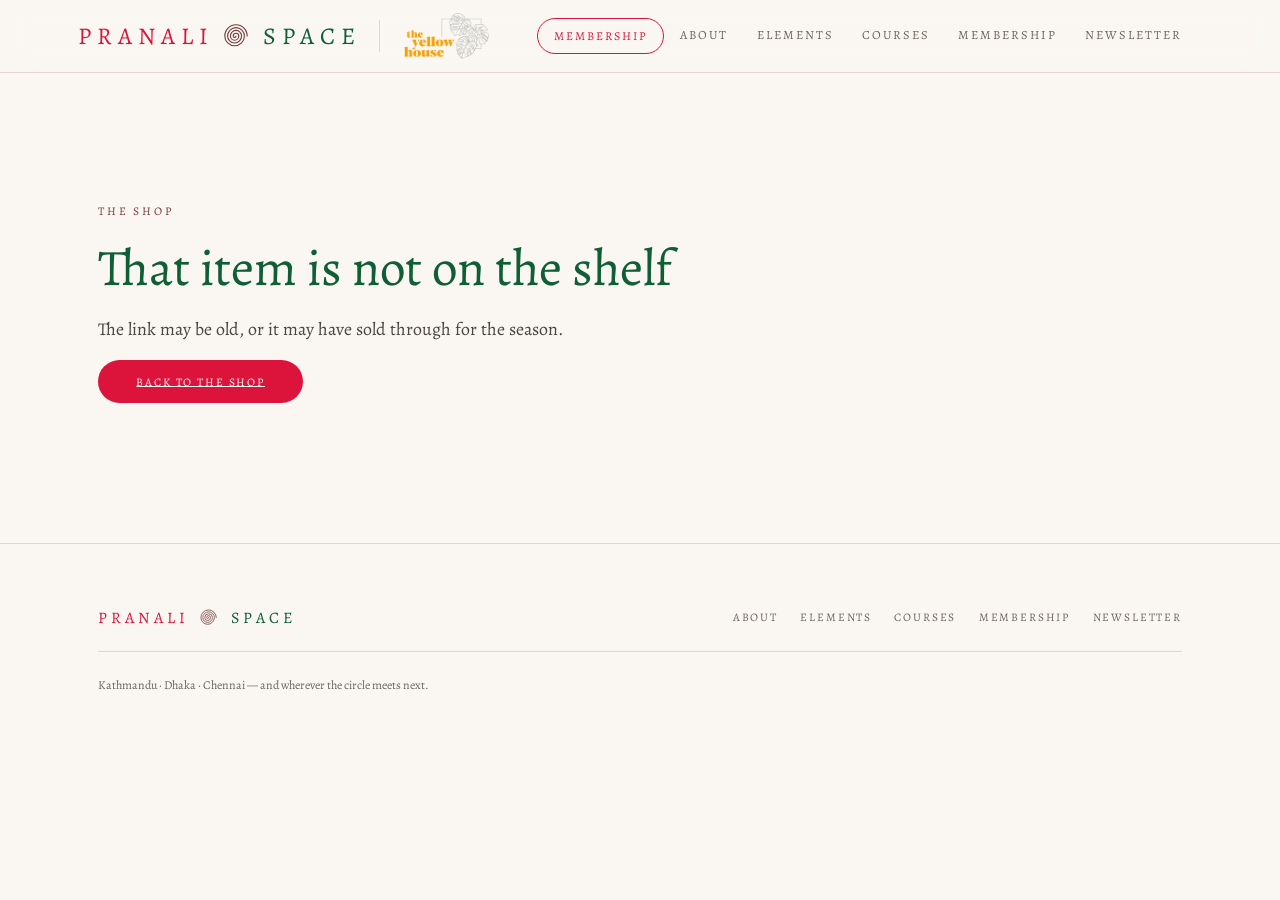
<file: product.html>
<!DOCTYPE html>
<html lang="en">
<head>
<meta charset="utf-8" />
<meta name="viewport" content="width=device-width, initial-scale=1" />
<title>Product — Pranali Space</title>
<meta name="description" content="An item from the Pranali Space shop." />
<link rel="icon" href="data:image/svg+xml,%3Csvg xmlns='http://www.w3.org/2000/svg' viewBox='0 0 100 100'%3E%3Cpath d='M 50 50 A 5 5 0 0 1 40 50 A 10 10 0 0 1 60 50 A 15 15 0 0 1 30 50 A 20 20 0 0 1 70 50 A 25 25 0 0 1 20 50 A 30 30 0 0 1 80 50 A 35 35 0 0 1 10 50 A 40 40 0 0 1 90 50' fill='none' stroke='%23763939' stroke-width='7' stroke-linecap='round'/%3E%3C/svg%3E" />
<link rel="preload" as="image" href="images/leaf-cursor.png" fetchpriority="high" />
<link rel="preconnect" href="https://fonts.googleapis.com" />
<link rel="preconnect" href="https://fonts.gstatic.com" crossorigin />
<link href="https://fonts.googleapis.com/css2?family=Alegreya:ital,wght@0,400;0,500;0,600;0,700;1,400;1,500&display=swap" rel="stylesheet" />
<link rel="stylesheet" href="css/styles.css" />
<link rel="stylesheet" href="css/pages.css" />
<link rel="stylesheet" href="css/realms.css" />
</head>
<body class="page-product">

<!-- ============================ HEADER ============================ -->
<header class="site-header" id="top">
  <div class="shell header__inner">
    <div class="header__brand">
      <a class="logo" href="index.html" aria-label="Pranali Space — home">
        <span class="logo__word logo__word--pranali">Pranali</span>
        <span class="logo__mark" aria-hidden="true">
          <svg viewBox="0 0 100 100" class="logo__spiral">
            <path d="M 50 50 A 5 5 0 0 1 40 50 A 10 10 0 0 1 60 50 A 15 15 0 0 1 30 50 A 20 20 0 0 1 70 50 A 25 25 0 0 1 20 50 A 30 30 0 0 1 80 50 A 35 35 0 0 1 10 50 A 40 40 0 0 1 90 50"
                  fill="none" stroke="#763939" stroke-width="4" stroke-linecap="round"></path>
          </svg>
        </span>
        <span class="logo__word logo__word--space">Space</span>
      </a>

      <span class="header__partner-divider" aria-hidden="true"></span>

      <a class="partner-logo" href="#" aria-label="The Yellow House">
        <img src="images/yellow-house-logo.png" alt="The Yellow House" />
      </a>
    </div>

    <div class="header__member" id="memberBadge"></div>

    <button class="nav-toggle" id="navToggle" aria-expanded="false" aria-controls="siteNav">
      <span class="nav-toggle__bars" aria-hidden="true"><i></i><i></i></span>
      <span class="nav-toggle__label">Menu</span>
    </button>

    <nav class="site-nav" id="siteNav" aria-label="Primary">
      <a href="about.html">About</a>
      <a href="index.html#bloom">Elements</a>
      <a href="courses.html">Courses</a>
      <a href="courses.html#pricing">Membership</a>
      <a href="index.html#join">Newsletter</a>
    </nav>
  </div>
</header>

<main id="productRoot">
<!-- rendered by js/shop.js -->
</main>

<!-- steps down through the page, one section at a time -->
<button class="scroll-next" id="scrollNext" type="button" aria-label="Skip to the next section">
  <svg viewBox="0 0 24 24" fill="none" aria-hidden="true">
    <path d="M6 9.5 12 15.5 18 9.5" stroke="currentColor" stroke-width="1.6"
          stroke-linecap="round" stroke-linejoin="round" />
  </svg>
</button>

<!-- =========================== FOOTER =========================== -->
<footer class="site-footer">
  <div class="shell footer__inner">
    <a class="logo logo--small" href="index.html" aria-label="Pranali Space — home">
      <span class="logo__word logo__word--pranali">Pranali</span>
      <span class="logo__mark" aria-hidden="true">
        <svg viewBox="0 0 100 100" class="logo__spiral">
          <path d="M 50 50 A 5 5 0 0 1 40 50 A 10 10 0 0 1 60 50 A 15 15 0 0 1 30 50 A 20 20 0 0 1 70 50 A 25 25 0 0 1 20 50 A 30 30 0 0 1 80 50 A 35 35 0 0 1 10 50 A 40 40 0 0 1 90 50"
                fill="none" stroke="#763939" stroke-width="4" stroke-linecap="round"></path>
        </svg>
      </span>
      <span class="logo__word logo__word--space">Space</span>
    </a>

    <nav class="footer__nav" aria-label="Footer">
      <a href="about.html">About</a>
      <a href="index.html#bloom">Elements</a>
      <a href="courses.html">Courses</a>
      <a href="courses.html#pricing">Membership</a>
      <a href="index.html#join">Newsletter</a>
    </nav>

    <p class="footer__note">Kathmandu · Dhaka · Chennai — and wherever the circle meets next.</p>
  </div>
</footer>

<script src="js/data.js"></script>
<script src="js/auth.js"></script>
<script src="js/site.js"></script>
<script src="js/shop.js"></script>
<script>PranaliSite.init();</script>
<script src="js/cursor.js" defer></script>
</body>
</html>
</file>
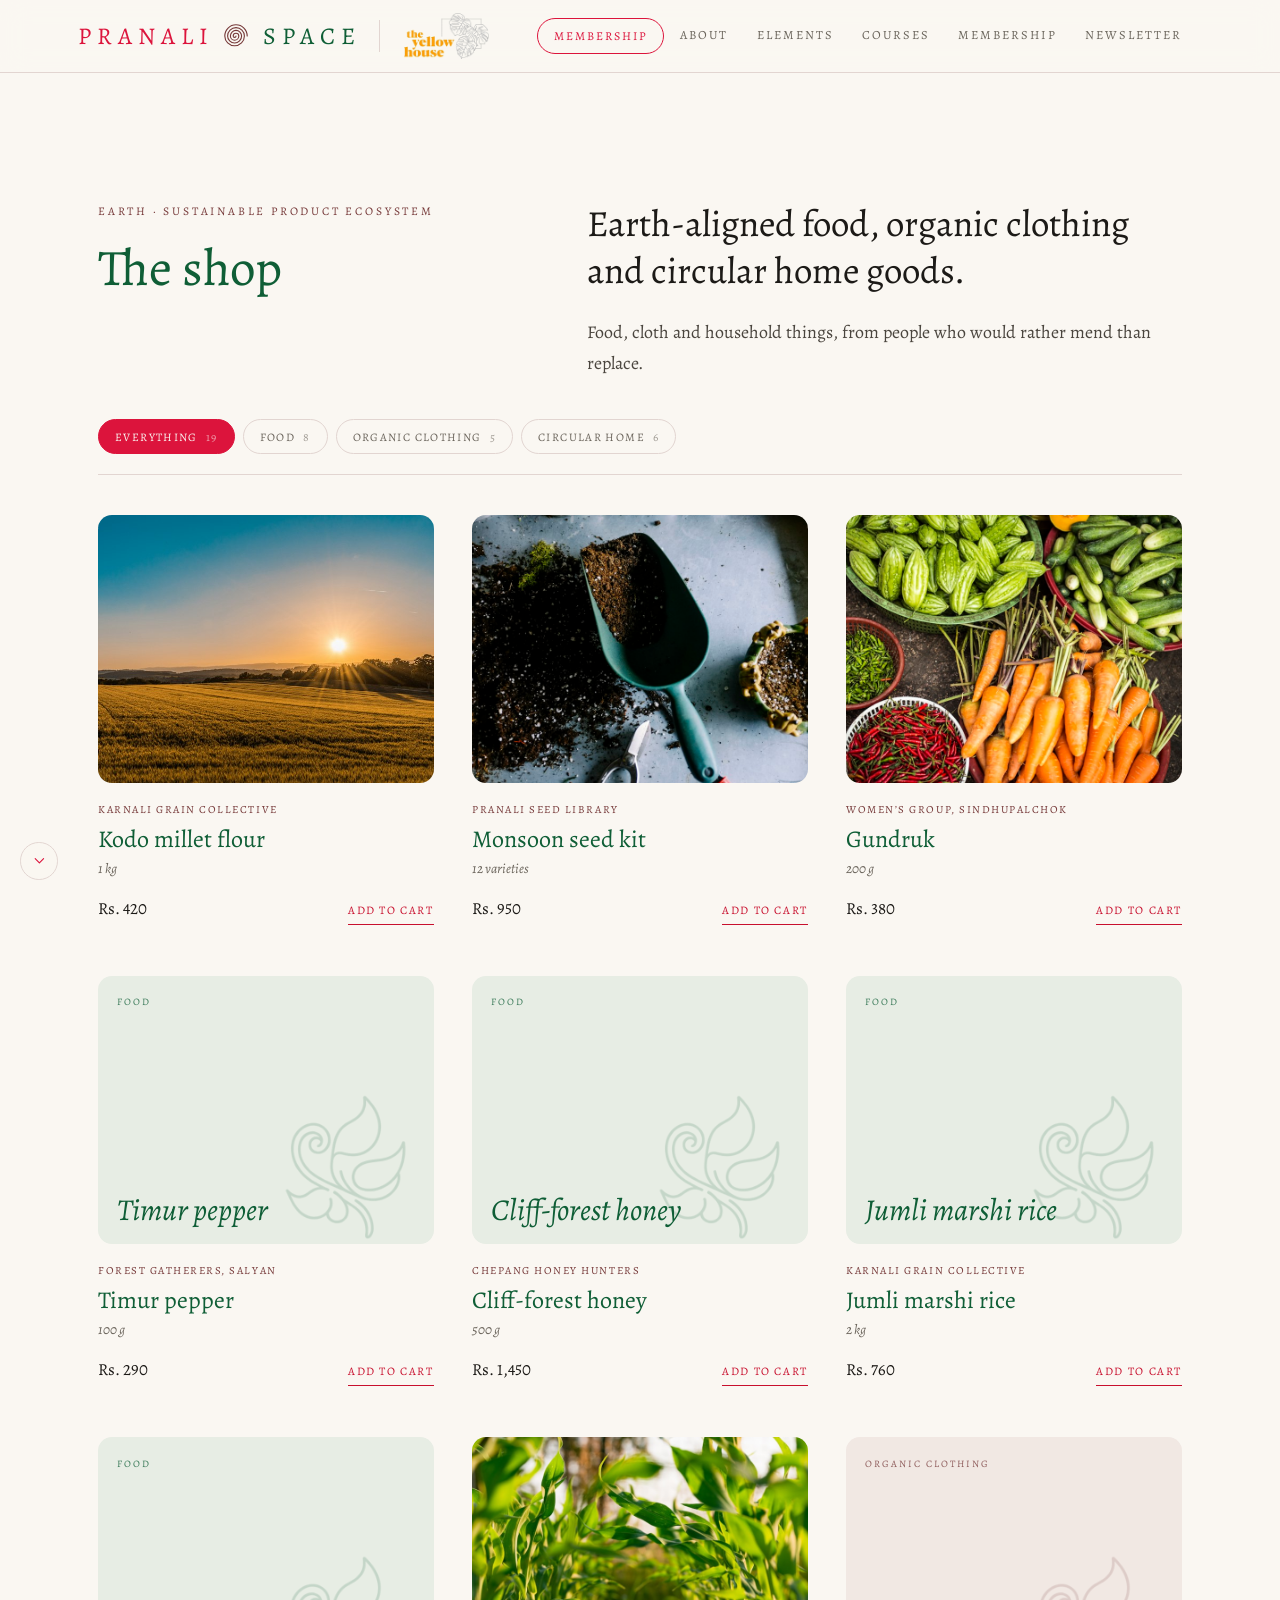
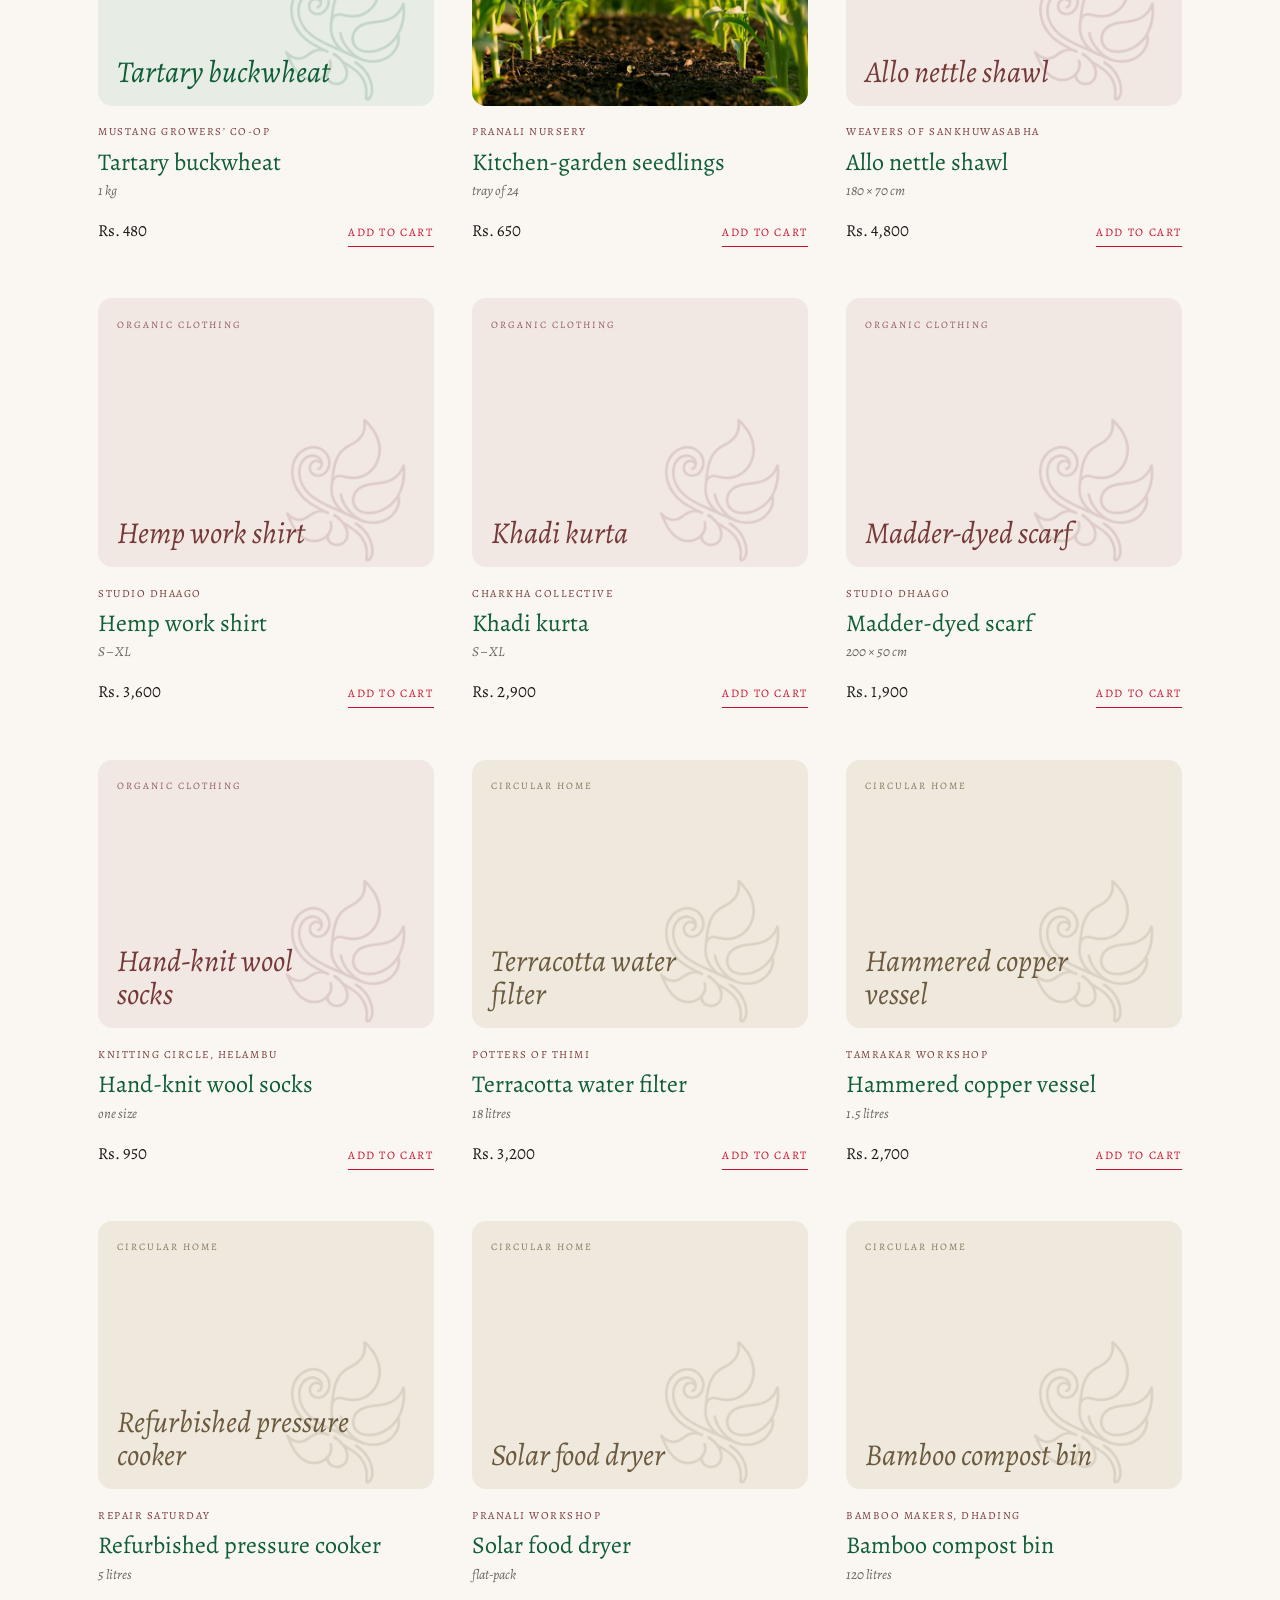
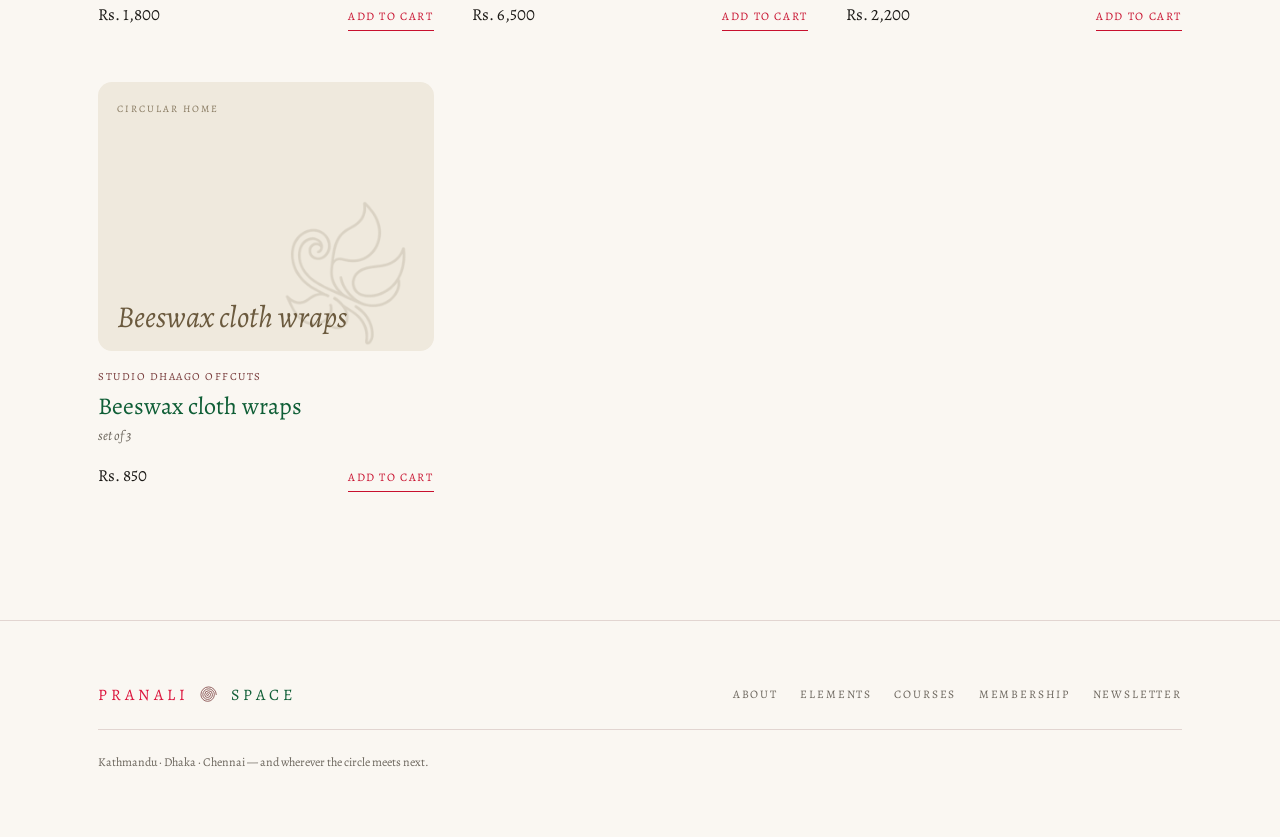
<file: shop.html>
<!DOCTYPE html>
<html lang="en">
<head>
<meta charset="utf-8" />
<meta name="viewport" content="width=device-width, initial-scale=1" />
<title>Shop — Pranali Space</title>
<meta name="description" content="Earth-aligned food products, organic clothing and circular home appliances from the growers and makers around Pranali Space." />
<link rel="icon" href="data:image/svg+xml,%3Csvg xmlns='http://www.w3.org/2000/svg' viewBox='0 0 100 100'%3E%3Cpath d='M 50 50 A 5 5 0 0 1 40 50 A 10 10 0 0 1 60 50 A 15 15 0 0 1 30 50 A 20 20 0 0 1 70 50 A 25 25 0 0 1 20 50 A 30 30 0 0 1 80 50 A 35 35 0 0 1 10 50 A 40 40 0 0 1 90 50' fill='none' stroke='%23763939' stroke-width='7' stroke-linecap='round'/%3E%3C/svg%3E" />
<link rel="preload" as="image" href="images/leaf-cursor.png" fetchpriority="high" />
<link rel="preconnect" href="https://fonts.googleapis.com" />
<link rel="preconnect" href="https://fonts.gstatic.com" crossorigin />
<link href="https://fonts.googleapis.com/css2?family=Alegreya:ital,wght@0,400;0,500;0,600;0,700;1,400;1,500&display=swap" rel="stylesheet" />
<link rel="stylesheet" href="css/styles.css" />
<link rel="stylesheet" href="css/pages.css" />
<link rel="stylesheet" href="css/realms.css" />
</head>
<body class="page-shop">

<!-- ============================ HEADER ============================ -->
<header class="site-header" id="top">
  <div class="shell header__inner">
    <div class="header__brand">
      <a class="logo" href="index.html" aria-label="Pranali Space — home">
        <span class="logo__word logo__word--pranali">Pranali</span>
        <span class="logo__mark" aria-hidden="true">
          <svg viewBox="0 0 100 100" class="logo__spiral">
            <path d="M 50 50 A 5 5 0 0 1 40 50 A 10 10 0 0 1 60 50 A 15 15 0 0 1 30 50 A 20 20 0 0 1 70 50 A 25 25 0 0 1 20 50 A 30 30 0 0 1 80 50 A 35 35 0 0 1 10 50 A 40 40 0 0 1 90 50"
                  fill="none" stroke="#763939" stroke-width="4" stroke-linecap="round"></path>
          </svg>
        </span>
        <span class="logo__word logo__word--space">Space</span>
      </a>

      <span class="header__partner-divider" aria-hidden="true"></span>

      <a class="partner-logo" href="#" aria-label="The Yellow House">
        <img src="images/yellow-house-logo.png" alt="The Yellow House" />
      </a>
    </div>

    <div class="header__member" id="memberBadge"></div>

    <button class="nav-toggle" id="navToggle" aria-expanded="false" aria-controls="siteNav">
      <span class="nav-toggle__bars" aria-hidden="true"><i></i><i></i></span>
      <span class="nav-toggle__label">Menu</span>
    </button>

    <nav class="site-nav" id="siteNav" aria-label="Primary">
      <a href="about.html">About</a>
      <a href="index.html#bloom">Elements</a>
      <a href="courses.html">Courses</a>
      <a href="courses.html#pricing">Membership</a>
      <a href="index.html#join">Newsletter</a>
    </nav>
  </div>
</header>

<main>

<section class="section courses-intro shop-head">
  <div class="shell courses-intro__grid">
    <div>
      <p class="section__label">Earth · Sustainable Product Ecosystem</p>
      <h1 class="section__title">The shop</h1>
    </div>
    <div class="courses-intro__body">
      <p class="lede">Earth-aligned food, organic clothing and circular home goods.</p>
      <p class="shop-note" id="shopNote" aria-live="polite"></p>
    </div>
  </div>
</section>

<section class="section shop" id="shop">
  <div class="shell">
    <ul class="filters" id="shopFilters" aria-label="Filter by kind"></ul>
    <ul class="product-grid" id="shopGrid" aria-label="Products"></ul>
  </div>
</section>

</main>

<!-- steps down through the page, one section at a time -->
<button class="scroll-next" id="scrollNext" type="button" aria-label="Skip to the next section">
  <svg viewBox="0 0 24 24" fill="none" aria-hidden="true">
    <path d="M6 9.5 12 15.5 18 9.5" stroke="currentColor" stroke-width="1.6"
          stroke-linecap="round" stroke-linejoin="round" />
  </svg>
</button>

<!-- =========================== FOOTER =========================== -->
<footer class="site-footer">
  <div class="shell footer__inner">
    <a class="logo logo--small" href="index.html" aria-label="Pranali Space — home">
      <span class="logo__word logo__word--pranali">Pranali</span>
      <span class="logo__mark" aria-hidden="true">
        <svg viewBox="0 0 100 100" class="logo__spiral">
          <path d="M 50 50 A 5 5 0 0 1 40 50 A 10 10 0 0 1 60 50 A 15 15 0 0 1 30 50 A 20 20 0 0 1 70 50 A 25 25 0 0 1 20 50 A 30 30 0 0 1 80 50 A 35 35 0 0 1 10 50 A 40 40 0 0 1 90 50"
                fill="none" stroke="#763939" stroke-width="4" stroke-linecap="round"></path>
        </svg>
      </span>
      <span class="logo__word logo__word--space">Space</span>
    </a>

    <nav class="footer__nav" aria-label="Footer">
      <a href="about.html">About</a>
      <a href="index.html#bloom">Elements</a>
      <a href="courses.html">Courses</a>
      <a href="courses.html#pricing">Membership</a>
      <a href="index.html#join">Newsletter</a>
    </nav>

    <p class="footer__note">Kathmandu · Dhaka · Chennai — and wherever the circle meets next.</p>
  </div>
</footer>

<script src="js/data.js"></script>
<script src="js/auth.js"></script>
<script src="js/site.js"></script>
<script src="js/shop.js"></script>
<script>PranaliSite.init();</script>
<script src="js/cursor.js" defer></script>
</body>
</html>
</file>
<file: css/styles.css>
/* ==========================================================================
   Pranali Space — frontend v1
   Plain CSS. Custom properties drive the per-element theming from js/main.js.
   ========================================================================== */

:root {
  /* ---------------------------------------------------- brand palette
     Tree Green     flora, growth, living systems  -> focal elements, headings
     Crimson Red    soil, heat, vitality           -> interactive states, CTAs
     Burgundy Brown roots, foundation              -> borders, metadata, subheads
     Warm off-white                                -> the breathing canvas       */
  --green:        #0f5e36;
  --crimson:      #dc143c;
  --burgundy:     #763939;

  /* Crimson darkened just enough for small text. #dc143c reads 4.29:1 on the
     warm panels — under the 4.5 needed for body-size text — so links and small
     labels use this instead and the brand crimson stays for fills and buttons. */
  --crimson-ink:  #c8102e;

  /* background: warm neutral off-white, and the panel tone a shade warmer */
  --paper:        #faf7f2;
  --paper-warm:   #f3ede3;

  /* ink */
  --ink:          #1c1a17;
  --ink-soft:     #4a453e;
  --muted:        #6b655c;

  /* structural hairline — burgundy carried down into the paper, not grey */
  --rule:         #e2d5d1;

  /* ---------------------------------------------------- roles
     Components refer to these, so intent is readable in the rule and the
     palette can move without hunting through every file. */
  --heading:          var(--green);
  --interactive:      var(--crimson);
  --interactive-ink:  var(--crimson-ink);
  --structure:        var(--burgundy);

  /* The chosen element's own colour. Still set by js/main.js, but now scoped
     to the element surfaces — the travelling mark, the stage wash, the rail —
     rather than repainting the whole site's chrome. */
  --accent:       #763939;
  --accent-soft:  #f0e7e2;

  /* type — Alegreya throughout, per the brief: headings, subheadings and body.
     --sans is kept as a name so component rules do not all have to change, but
     it now resolves to the same serif. */
  --serif: "Alegreya", "Iowan Old Style", Georgia, serif;
  --sans:  "Alegreya", "Iowan Old Style", Georgia, serif;

  /* rhythm */
  --shell:   1180px;
  --gutter:  clamp(1.1rem, 4vw, 3rem);
  --section: clamp(4.5rem, 10vw, 9rem);

  --ease: cubic-bezier(0.22, 0.61, 0.36, 1);
  /* a little overshoot, for things that bloom rather than merely appear */
  --ease-bloom: cubic-bezier(0.34, 1.32, 0.48, 1);

  /* organic form — the brief asks for shape transitions without harsh
     geometric edges, so nothing on the page is a hard-cornered rectangle */
  --radius-soft:  14px;
  --radius-bloom: 26px;
  --radius-pill:  100px;

  /* measured by js/main.js so the mandala centres below the sticky header */
  --header-h: 72px;
}

* { box-sizing: border-box; }

html {
  /* `clip`, not `hidden`: hidden would turn the body into a scroll container
     and ScrollTrigger would measure the stage against the wrong scroller.
     CSS `scroll-behavior: smooth` is deliberately absent — it fights
     ScrollTrigger.refresh(); anchor scrolling is handled in js/main.js. */
  overflow-x: clip;
}

body {
  margin: 0;
  background: var(--paper);
  color: var(--ink);
  font-family: var(--sans);
  /* Alegreya's lightest weight is 400 — 300 would have silently synthesised */
  font-weight: 400;
  font-size: clamp(1rem, 0.94rem + 0.3vw, 1.12rem);
  line-height: 1.72;
  -webkit-font-smoothing: antialiased;
}

h1, h2, h3 {
  font-family: var(--serif);
  font-weight: 400;
  line-height: 1.12;
  margin: 0;
  color: var(--heading);
}
p { margin: 0 0 1.1em; }
a { color: inherit; }
img { max-width: 100%; display: block; }

.shell {
  width: 100%;
  max-width: var(--shell);
  margin-inline: auto;
  padding-inline: var(--gutter);
}

:focus-visible {
  outline: 2px solid var(--interactive);
  outline-offset: 3px;
}

/* ==========================================================================
   Step-down arrow — bottom left, moves to the next section
   ========================================================================== */

.scroll-next {
  position: fixed;
  left: clamp(0.75rem, 1.6vw, 1.5rem);
  bottom: clamp(0.75rem, 1.6vw, 1.5rem);
  z-index: 45;
  width: 2.35rem;
  height: 2.35rem;
  display: grid;
  place-items: center;
  padding: 0;
  border: 1px solid var(--rule);
  border-radius: 50%;
  background: color-mix(in srgb, var(--paper) 86%, transparent);
  backdrop-filter: blur(8px) saturate(120%);
  -webkit-backdrop-filter: blur(8px) saturate(120%);
  color: var(--interactive);
  cursor: pointer;
  transition: opacity 0.4s var(--ease), transform 0.4s var(--ease),
              border-color 0.3s var(--ease), background 0.3s var(--ease);
}

.scroll-next svg {
  width: 1.05rem;
  height: 1.05rem;
  animation: nudge-down 2.6s ease-in-out infinite;
}

.scroll-next:hover {
  border-color: var(--interactive);
  background: var(--paper);
}

/* nothing below to go to — it gets out of the way at the end of the page */
.scroll-next.is-done {
  opacity: 0;
  transform: translateY(0.5rem);
  pointer-events: none;
}

@keyframes nudge-down {
  0%, 100% { transform: translateY(0); }
  50%      { transform: translateY(2.5px); }
}

@media (max-width: 1239px) {
  /* the element rail is a centred bottom bar at this width; the arrow sits
     in the corner beside it, and shrinks a little to stay out of its way */
  .scroll-next { width: 2.1rem; height: 2.1rem; }
  .scroll-next svg { width: 0.95rem; height: 0.95rem; }
}

@media (prefers-reduced-motion: reduce) {
  .scroll-next svg { animation: none; }
}

/* ==========================================================================
   Header + logo
   ========================================================================== */

.site-header {
  position: sticky;
  top: 0;
  z-index: 50;
  background: color-mix(in srgb, var(--paper) 88%, transparent);
  backdrop-filter: blur(14px) saturate(120%);
  -webkit-backdrop-filter: blur(14px) saturate(120%);
  border-bottom: 1px solid var(--rule);
}

.header__inner {
  display: flex;
  align-items: center;
  gap: 1rem;
  min-height: 72px;
}

/* explicit order so the brand stays left and the rest gathers right,
   whichever of these a given page happens to include */
.header__brand          { order: 1; margin-right: auto; }
.header__member         { order: 3; }
.nav-toggle             { order: 4; }
.site-nav               { order: 5; }

.logo {
  display: flex;
  align-items: center;
  gap: clamp(0.5rem, 1.6vw, 0.85rem);
  text-decoration: none;
  flex-shrink: 0;
}

/* the two logos as one group — pulled toward the edge a little further than
   the shell's own padding, so there's room for the partner mark beside it */
.header__brand {
  display: flex;
  align-items: center;
  gap: clamp(0.75rem, 2.2vw, 1.5rem);
  margin-left: clamp(-1.25rem, -2.4vw, -0.4rem);
  min-width: 0;
}

.header__partner-divider {
  width: 1px;
  height: clamp(1.4rem, 4vw, 2rem);
  background: var(--rule);
  flex-shrink: 0;
}

.partner-logo {
  display: flex;
  align-items: center;
  flex-shrink: 0;
}
.partner-logo img {
  height: clamp(2.1rem, 6vw, 2.9rem);
  width: auto;
  display: block;
}

@media (max-width: 560px) {
  /* the partner mark is the first thing to give up room on a small phone */
  .header__partner-divider,
  .partner-logo { display: none; }
  .header__brand { margin-left: 0; }
}

.logo__word {
  font-family: var(--serif);
  font-weight: 400;
  text-transform: uppercase;
  /* the lockup's own tracking, from the brand reference — not a micro-label,
     so it is exempt from the serif tracking pass */
  letter-spacing: 0.25em;
  font-size: clamp(1.05rem, 0.75rem + 1.3vw, 1.5rem);
  line-height: 1;
  /* the trailing letter-space shouldn't push the mark off-centre */
  margin-right: -0.25em;
}
.logo__word--pranali { color: var(--crimson); }
.logo__word--space   { color: var(--green); }

.logo__mark {
  position: relative;
  display: flex;
  align-items: center;
  justify-content: center;
  flex-shrink: 0;
  width: clamp(1.25rem, 0.9rem + 1.4vw, 1.75rem);
  height: clamp(1.25rem, 0.9rem + 1.4vw, 1.75rem);
}
.logo__spiral {
  width: 100%;
  height: 100%;
  animation: spin-slow 24s linear infinite;
  transform-origin: 50% 50%;
}
@keyframes spin-slow { to { transform: rotate(360deg); } }

.logo--small .logo__word { font-size: 1rem; }
.logo--small .logo__mark { width: 1.2rem; height: 1.2rem; }

/* nav */
.site-nav {
  display: flex;
  gap: clamp(1rem, 2.2vw, 2rem);
  font-size: 0.78rem;
  text-transform: uppercase;
  letter-spacing: 0.16em;
}
.site-nav a {
  text-decoration: none;
  color: var(--muted);
  padding-bottom: 2px;
  border-bottom: 1px solid transparent;
  transition: color 0.25s var(--ease), border-color 0.25s var(--ease);
}
.site-nav a:hover { color: var(--interactive); border-bottom-color: var(--interactive); }
.site-nav a[aria-current="page"] { color: var(--ink); border-bottom-color: var(--interactive); }

.nav-toggle {
  display: none;
  align-items: center;
  gap: 0.5rem;
  background: none;
  border: 0;
  padding: 0.4rem 0;
  cursor: pointer;
  font-family: var(--sans);
  font-size: 0.7rem;
  text-transform: uppercase;
  letter-spacing: 0.12em;
  color: var(--muted);
}
.nav-toggle__bars { display: inline-flex; flex-direction: column; gap: 4px; width: 18px; }
.nav-toggle__bars i { height: 1px; background: currentColor; transition: transform 0.3s var(--ease); }
.nav-toggle[aria-expanded="true"] .nav-toggle__bars i:first-child { transform: translateY(2.5px) rotate(12deg); }
.nav-toggle[aria-expanded="true"] .nav-toggle__bars i:last-child  { transform: translateY(-2.5px) rotate(-12deg); }

@media (max-width: 820px) {
  .nav-toggle { display: inline-flex; }
  .site-nav {
    position: absolute;
    left: 0; right: 0; top: 100%;
    flex-direction: column;
    gap: 0;
    background: var(--paper);
    border-bottom: 1px solid var(--rule);
    padding: 0 var(--gutter);
    max-height: 0;
    overflow: hidden;
    transition: max-height 0.4s var(--ease);
  }
  .site-nav.is-open { max-height: 60vh; }
  .site-nav a { padding: 0.9rem 0; border-bottom: 1px solid var(--rule); }
  .site-nav a:last-child { border-bottom: 0; }
}

/* ==========================================================================
   Five elements strip — one line on every device
   ========================================================================== */

.elements__eyebrow {
  margin: 0 0 clamp(0.5rem, 1.6vh, 1rem);
  text-align: center;
  font-size: clamp(0.55rem, 2vw, 0.68rem);
  text-transform: uppercase;
  letter-spacing: 0.24em;
  color: var(--structure);
}

.elements__row {
  list-style: none;
  margin: 0;
  padding: 0;
  display: flex;
  flex-wrap: nowrap;          /* never breaks to a second line */
  justify-content: center;
  align-items: flex-start;
  gap: clamp(0.4rem, 3vw, 2.75rem);
}

.elements__row > li { flex: 0 0 auto; }   /* sized by content, never squeezed */

.element-btn {
  --icon: clamp(2.75rem, 10vw, 4.5rem);
  display: flex;
  flex-direction: column;
  align-items: center;
  gap: 0.35rem;
  background: none;
  border: 0;
  padding: 0.25rem 0.15rem 0.5rem;
  cursor: pointer;
  color: var(--muted);
  font-family: var(--sans);
  transition: color 0.3s var(--ease);
}

/* The PNGs are black line art on transparent — masking lets them take any colour,
   and swaps cleanly to SVG later (same rule, same file name). */
.icon-mask {
  display: block;
  width: var(--icon);
  height: var(--icon);
  background-color: currentColor;
  -webkit-mask-repeat: no-repeat;
          mask-repeat: no-repeat;
  -webkit-mask-position: center;
          mask-position: center;
  -webkit-mask-size: contain;
          mask-size: contain;
  transition: transform 0.45s var(--ease), opacity 0.45s var(--ease);
}

/* --mark-rotate is set per mark by js/main.js where the drawing shows one
   turned around; it has to be composed into every other transform on the
   mask, or hovering would quietly straighten it. */
.element-btn .icon-mask {
  opacity: 0.4;
  transform: rotate(var(--mark-rotate, 0deg));
}
.element-btn:hover .icon-mask {
  opacity: 0.75;
  transform: rotate(var(--mark-rotate, 0deg)) translateY(-3px);
}

.element-btn__label {
  font-size: clamp(0.58rem, 2.2vw, 0.7rem);
  text-transform: uppercase;
  letter-spacing: clamp(0.06em, 0.5vw, 0.16em);
  white-space: nowrap;
  opacity: 0.6;
  transition: opacity 0.3s var(--ease);
}

.element-btn__dot {
  width: 4px; height: 4px; border-radius: 50%;
  background: var(--el-accent, var(--accent));
  opacity: 0;
  transform: scale(0.4);
  transition: opacity 0.35s var(--ease), transform 0.35s var(--ease);
}

.element-btn[aria-pressed="true"] { color: var(--el-accent, var(--accent)); }
.element-btn[aria-pressed="true"] .icon-mask {
  opacity: 1;
  transform: rotate(var(--mark-rotate, 0deg)) translateY(-2px);
}
.element-btn[aria-pressed="true"] .element-btn__label { opacity: 1; }
.element-btn[aria-pressed="true"] .element-btn__dot { opacity: 1; transform: scale(1); }

/* ==========================================================================
   The left rail — switch elements from anywhere below the opening screen
   ========================================================================== */

.element-rail {
  position: fixed;
  left: 0;
  top: 50%;
  z-index: 40;
  transform: translate(-100%, -50%);   /* parked off-screen until the intro */
  opacity: 0;
  pointer-events: none;
  transition: transform 0.55s var(--ease), opacity 0.45s var(--ease);
  padding: 0.6rem 0.75rem 0.6rem 0.5rem;
  background: color-mix(in srgb, var(--paper) 90%, transparent);
  backdrop-filter: blur(10px) saturate(120%);
  -webkit-backdrop-filter: blur(10px) saturate(120%);
  border: 1px solid var(--rule);
  border-left: 0;
}

body.rail-on .element-rail {
  transform: translate(0, -50%);
  opacity: 1;
  pointer-events: auto;
}

.elements__row--rail {
  flex-direction: column;
  align-items: center;
  gap: clamp(0.35rem, 1.2vh, 0.9rem);
}

/* Unselected sit small and quiet; the chosen one is large and full-strength,
   so the current element is readable at a glance from the edge of the screen. */
.elements__row--rail .element-btn {
  --icon: 1.5rem;
  gap: 0.15rem;
  padding: 0.3rem 0.2rem;
}
/* the size change has to be transitioned on the box, not on --icon: an
   unregistered custom property animates discretely, so it would jump */
.elements__row--rail .icon-mask {
  opacity: 0.45;
  transition: width 0.4s var(--ease), height 0.4s var(--ease),
              opacity 0.4s var(--ease);
}
.elements__row--rail .element-btn:hover .icon-mask { opacity: 0.8; transform: rotate(var(--mark-rotate, 0deg)); }

.elements__row--rail .element-btn[aria-pressed="true"] {
  --icon: 2.9rem;
}
.elements__row--rail .element-btn[aria-pressed="true"] .icon-mask {
  opacity: 1;
  transform: rotate(var(--mark-rotate, 0deg));
}

/* only the chosen one is named — the rail stays narrow */
.elements__row--rail .element-btn__label {
  font-size: 0.62rem;
  letter-spacing: 0.14em;
  max-height: 0;
  opacity: 0;
  overflow: hidden;
  transition: max-height 0.4s var(--ease), opacity 0.3s var(--ease);
}
.elements__row--rail .element-btn[aria-pressed="true"] .element-btn__label {
  max-height: 1.4em;
  opacity: 1;
}
.elements__row--rail .element-btn__dot { display: none; }

/* The rail lives in the page's left margin. That margin is only wide enough
   from about 1232px up (shell is 1180px + gutter, rail is ~74px); below that
   the rail would sit on top of the text, so it becomes a bar along the bottom
   instead — same buttons, same behaviour, no overlap. */
@media (max-width: 1239px) {
  .element-rail {
    top: auto;
    bottom: 0;
    left: 50%;
    right: auto;
    transform: translate(-50%, 100%);
    padding: 0.4rem 0.9rem;
    border: 1px solid var(--rule);
    border-bottom: 0;
  }
  body.rail-on .element-rail { transform: translate(-50%, 0); }

  .elements__row--rail { flex-direction: row; gap: clamp(0.5rem, 3vw, 1.5rem); }
  .elements__row--rail .element-btn { --icon: 1.35rem; }
  .elements__row--rail .element-btn[aria-pressed="true"] { --icon: 2.2rem; }
}

/* ==========================================================================
   The spiral bloom — the hero mandala
   ========================================================================== */

.bloom {
  position: relative;
  height: 320vh;                 /* the scroll distance the bloom plays over */
}

.bloom__pin {
  position: sticky;
  top: 0;
  height: 100vh;
  height: 100svh;
  padding-top: var(--header-h);
  /* A centring grid with exactly one item in flow: the mandala. The copy is
     taken out of flow below, so it cannot shift the circle off centre. */
  display: grid;
  place-items: center;

  /* the height actually available under the sticky header */
  --avail: calc(100svh - var(--header-h));

  /* Measured by js/main.js, because guessing them is how the words ended up
     on top of the bottom mark: the principle line wraps to two lines at some
     widths and to one at others, and the fallbacks below cannot know which.
     --copy-h   how tall the hero words actually are
     --node-over half a mark's height, since a mark sits centred on the ring
                 and so reaches beyond it by half of itself */
  --copy-h: 170px;
  --node-over: 45px;
  --copy-gap: clamp(1.25rem, 4vh, 2.75rem);
}

.bloom__tint {
  position: absolute;
  inset: 0;
  background: radial-gradient(circle at 50% 45%,
              color-mix(in srgb, var(--accent-soft) 85%, transparent) 0%,
              var(--paper) 62%);
  opacity: 0;
  pointer-events: none;
}

/* --------------------------------------------------------- the mandala */

/* Sized from the space under the header, not from the whole viewport: at 54vh
   the circle was taller than the room it had, which pushed the top node up
   behind the header. Each factor below is the largest that still lets the
   bottom node clear the copy band on the shortest screen in its tier, with
   the node overhang counted (a mark sits centred on the ring, so it reaches
   beyond it by half its own height). */
/* The largest circle whose bottom mark still clears the words beneath it.
   Derived rather than guessed: the circle is centred in --avail, so half of it
   plus a mark's overhang plus the words plus their gap has to fit in half the
   available height. Everything on the right is measured, so this is correct
   for any text length, font or viewport.
   The compass reaches a full radius downward; the arc only 0.87 of one, so it
   is allowed a proportionally larger circle in the media query below. */
.mandala {
  --breath: 0.9rem;   /* so the mark and the words clear, not merely touch */

  /* How far out the four marks sit, as a fraction of the ring's radius. At
     0.76 a mark's outer edge comes to just inside the line without crossing
     it, counting the caption under it, at every size — at 0.78 the narrower
     circles put the top mark exactly on the stroke. js/main.js reads this same property
     rather than keeping its own copy, so the two cannot drift apart. */
  --seat: 0.76;

  /* Two separate limits, because the marks do not sit exactly on the ring:
     the ring itself has to fit, and so do the marks at --seat of its radius
     plus their own overhang. Whichever is smaller wins. */
  --fit-ring: calc(var(--avail) - 2 * (var(--copy-h) + var(--copy-gap) + var(--breath)));
  --fit-marks: calc((var(--avail) - 2 * (var(--node-over) + var(--copy-h) + var(--copy-gap) + var(--breath))) / var(--seat));
  --mandala: max(7rem, min(var(--fit-ring), var(--fit-marks), 74vw));
  position: relative;
  z-index: 2;
  width: var(--mandala);
  height: var(--mandala);
  flex: none;
  display: grid;
  place-items: center;
}

/* the circle the four outer marks come to rest on */
.mandala__ring {
  position: absolute;
  inset: 0;
  width: 100%;
  height: 100%;
  opacity: 0;
  pointer-events: none;
  overflow: visible;
}
.mandala__ring circle {
  fill: none;
  /* a drawn line, as in the brief's mandala: thin, even and black, rather
     than the pale hairline the rest of the page uses for structure */
  stroke: var(--ink);
  stroke-width: 1;
  vector-effect: non-scaling-stroke;   /* 1px at any circle size */
}

.mandala__nodes {
  position: absolute;
  inset: 0;
  list-style: none;
  margin: 0;
  padding: 0;
  display: grid;
  place-items: center;
}

/* Every node sits dead centre and is moved out by a transform, so the whole
   mandala scales with the --mandala size alone and nothing reflows. */
.node {
  grid-area: 1 / 1;
  display: grid;
  place-items: center;
  will-change: transform, opacity;
}

/* The four outer marks start folded into the centre. Without this they paint
   once, stacked on the spiral, before the first animation frame runs.
   js/main.js seats them — including on the no-motion path, where it writes
   an inline opacity that wins over this. */
.node:not(.node--space) { opacity: 0; }

/* Sized from the circle, not from the viewport, so the mandala keeps the
   brief's proportions at every screen size: in that drawing each mark is
   roughly a fifth of the circle's diameter and the spiral a little under
   that. Tying them to vh instead left the marks at about half the weight
   they should have. */
.node .element-btn {
  --icon: clamp(1.6rem, calc(var(--mandala) * 0.17), 7rem);
  padding: 0.4rem;
}

/* the spiral at the centre is Space, and it breathes while it waits */
.node__mark--spiral {
  display: block;
  width: clamp(2.6rem, calc(var(--mandala) * 0.19), 7.5rem);
  height: clamp(2.6rem, calc(var(--mandala) * 0.19), 7.5rem);
  color: var(--el-accent, var(--accent));
}
.node__mark--spiral svg {
  width: 100%;
  height: 100%;
  animation: spin-slow 42s linear infinite, breathe 7s ease-in-out infinite;
  transform-origin: 50% 50%;
}

@keyframes breathe {
  0%, 100% { opacity: 0.78; }
  50%      { opacity: 1; }
}

.node--space .element-btn { cursor: pointer; }

/* ----------------------------------------------------------- the words */

/* Out of flow deliberately. It is invisible until the bloom finishes, and
   while it was in flow its reserved height pushed the mandala off centre even
   though nothing was drawn there. It shares the bottom band with the scroll
   hint, which has already faded out by the time this fades in. */
.bloom__copy {
  position: absolute;
  left: 0;
  right: 0;
  bottom: var(--copy-gap);
  z-index: 3;
  margin-inline: auto;
  text-align: center;
  /* wide enough for the longest principle ("Fluidity, grounding and clarity
     with depth and stillness", 54 characters) to sit on one line. Centring
     reserves the copy's height above the circle as well as below it, so every
     wrapped line costs twice its height in circle diameter. */
  max-width: 62ch;
  padding-inline: var(--gutter);
  opacity: 0;
}

.bloom__sanskrit {
  font-size: clamp(1.1rem, 2.6vw, 1.5rem);
  letter-spacing: 0.04em;
  color: var(--accent);
  margin: 0 0 0.15em;
  opacity: 0.9;
}
.bloom__name {
  font-size: clamp(2.1rem, 6.5vw, 3.8rem);
  font-weight: 400;
  letter-spacing: 0.01em;
  margin: 0 0 0.12em;
}
.bloom__principle {
  font-style: italic;
  font-size: clamp(0.98rem, 0.95rem + 0.4vw, 1.2rem);
  color: var(--structure);
  margin: 0;
}
.bloom__hint {
  position: absolute;
  bottom: clamp(1.25rem, 4vh, 2.5rem);
  left: 0; right: 0;
  z-index: 3;
  text-align: center;
  font-size: 0.69rem;
  text-transform: uppercase;
  letter-spacing: 0.29em;
  color: var(--muted);
  margin: 0;
}

/* copy cross-fade when a different element is chosen */
.bloom__sanskrit,
.bloom__name,
.bloom__principle {
  transition: opacity 0.18s var(--ease);
}
.bloom__copy.is-swapping .bloom__sanskrit,
.bloom__copy.is-swapping .bloom__name,
.bloom__copy.is-swapping .bloom__principle {
  opacity: 0;
}

/* --------------------------------------------------- smaller viewports */

/* Shorter viewports drop words rather than shrink the circle to nothing;
   --copy-h is re-measured on resize, so the circle grows back automatically. */
@media (max-height: 780px) {
  .bloom__name { font-size: clamp(1.7rem, 5vw, 2.4rem); }
}
@media (max-height: 700px) {
  .bloom__principle { display: none; }   /* the name carries it on a short screen */
}
@media (max-height: 480px) {
  .bloom__sanskrit { display: none; }
  .bloom__name { font-size: clamp(1.3rem, 4vw, 1.8rem); }
  .node .element-btn { --icon: clamp(1.3rem, calc(var(--mandala) * 0.14), 2.1rem); }
}
@media (max-height: 430px) {
  /* A landscape phone has around 300px of usable height. A centred circle and
     words underneath genuinely do not both fit, so the hero keeps the circle —
     which is the whole point of it — and drops the words. The element's name
     is still on the rail and in the pillars below. */
  .bloom__copy { display: none; }
}

/* The arc fallback. Width alone is not the test: a landscape phone has the
   width for a compass and nowhere near the height. Keep this selector in step
   with onArc() in js/main.js. The arc seats sit on the lower 0.87 of the ring
   rather than a full radius below centre, so the same vertical budget buys a
   bigger circle. */
@media (max-width: 700px), (max-height: 620px) {
  /* the arc keeps its marks out on the ring, so it is limited by them */
  .mandala { --mandala: max(7rem, min(calc(var(--fit-marks) * var(--seat) / 0.87), 76vw)); }
  /* the arc packs five marks across the width, so they run a little smaller */
  .node .element-btn { --icon: clamp(1.5rem, calc(var(--mandala) * 0.15), 3rem); }
}


/* ==========================================================================
   Sections
   ========================================================================== */

.section { padding-block: var(--section); }

.section__label {
  font-size: 0.73rem;
  text-transform: uppercase;
  letter-spacing: 0.24em;
  color: var(--structure);
  margin: 0 0 1.2rem;
}

.section__head { margin-bottom: clamp(2rem, 5vw, 3.5rem); max-width: 40ch; }

.section__title {
  font-size: clamp(1.9rem, 1.3rem + 2.6vw, 3.2rem);
  font-weight: 300;
  margin: 0;
}

/* intro */
.intro { border-top: 1px solid var(--rule); }
.intro__grid {
  display: grid;
  grid-template-columns: minmax(0, 1fr) minmax(0, 2.1fr);
  gap: clamp(1.5rem, 5vw, 4rem);
}
.intro__body { max-width: 62ch; }
.lede {
  font-family: var(--serif);
  font-size: clamp(1.45rem, 1.1rem + 1.8vw, 2.3rem);
  line-height: 1.28;
  color: var(--ink);
  margin-bottom: 1em;
}
.intro__note {
  margin-top: 2rem;
  padding-top: 1.2rem;
  border-top: 1px solid var(--rule);
  font-size: 0.85rem;
  color: var(--structure);
  letter-spacing: 0.02em;
}

@media (max-width: 760px) {
  .intro__grid { grid-template-columns: 1fr; }
}

/* threads */
.filter-note {
  margin: 1rem 0 0;
  font-size: 0.78rem;
  color: var(--muted);
}
.filter-note button {
  background: none;
  border: 0;
  padding: 0;
  margin-left: 0.5rem;
  font: inherit;
  color: var(--interactive-ink);
  text-decoration: underline;
  text-underline-offset: 3px;
  cursor: pointer;
}

.journal__grid,
.listing,
.hubs {
  list-style: none;
  margin: 0;
  padding: 0;
}

/* ---------------------------------------------------------- the pillars */

.pillars__list {
  display: grid;
  gap: clamp(1.5rem, 4vw, 2.75rem);
}

.pillar {
  border: 1px solid var(--rule);
  border-left: 3px solid var(--el-accent, var(--structure));
  border-radius: var(--radius-soft);
  background: var(--paper);
  padding: clamp(1.4rem, 3vw, 2.25rem);
  transition: opacity 0.5s var(--ease), background 0.5s var(--ease);
}

.pillar__head {
  display: flex;
  align-items: flex-start;
  gap: clamp(1rem, 2.5vw, 1.75rem);
  padding-bottom: clamp(1rem, 2.5vw, 1.6rem);
  margin-bottom: clamp(1rem, 2.5vw, 1.6rem);
  border-bottom: 1px solid var(--rule);
}

.pillar__mark {
  --icon: clamp(2.6rem, 6vw, 3.6rem);
  flex: none;
  color: var(--el-accent, var(--accent));
  opacity: 0.9;
}

.pillar__titles { min-width: 0; }

.pillar__dir {
  margin: 0 0 0.25rem;
  font-size: 0.69rem;
  text-transform: uppercase;
  letter-spacing: 0.22em;
  color: var(--structure);
}
.pillar__name {
  font-size: clamp(1.5rem, 1.2rem + 1.4vw, 2.1rem);
  margin: 0 0 0.2em;
}
.pillar__principle {
  margin: 0;
  font-style: italic;
  color: var(--ink-soft);
  max-width: 54ch;
}

/* the hubs under each pillar */
.hubs {
  display: grid;
  grid-template-columns: repeat(auto-fit, minmax(260px, 1fr));
  gap: clamp(1rem, 2.5vw, 2rem);
}

.hub {
  display: flex;
  flex-direction: column;
  align-items: flex-start;
}
.hub__kind {
  margin: 0 0 0.5rem;
  font-size: 0.66rem;
  text-transform: uppercase;
  letter-spacing: 0.18em;
  color: var(--muted);
}
.hub__title {
  font-family: var(--serif);
  font-size: clamp(1.1rem, 1rem + 0.5vw, 1.35rem);
  font-weight: 500;
  line-height: 1.2;
  margin: 0 0 0.45em;
  color: var(--heading);
}
.hub__blurb {
  margin: 0 0 0.9em;
  font-size: 0.92rem;
  color: var(--ink-soft);
}
/* Gatherings, retreats and publications, inside the hub they belong to.
   Indented off a rule rather than boxed, so a hub reads as one thing with a
   list inside it and not as cards nested in cards. */
.entries {
  list-style: none;
  margin: 0 0 1.1rem;
  padding: 0 0 0 clamp(0.75rem, 2vw, 1.1rem);
  border-left: 1px solid var(--rule);
  display: grid;
  gap: clamp(0.8rem, 2vw, 1.2rem);
}
.entry__meta {
  margin: 0 0 0.2rem;
  font-size: 0.69rem;
  text-transform: uppercase;
  letter-spacing: 0.14em;
  color: var(--structure);
}
.entry__title {
  font-family: var(--serif);
  font-size: 1rem;
  font-weight: 500;
  line-height: 1.25;
  margin: 0 0 0.25em;
  color: var(--ink);
}
.entry__blurb {
  margin: 0;
  font-size: 0.86rem;
  color: var(--ink-soft);
}

.hub__soon {
  margin-top: auto;
  font-size: 0.69rem;
  text-transform: uppercase;
  letter-spacing: 0.16em;
  color: var(--muted);
  border: 1px dashed var(--rule);
  border-radius: 100px;
  padding: 0.25rem 0.75rem;
}
.hub .link-plain { margin-top: auto; }

/* listings */
.listing { border-top: 1px solid var(--rule); }
.listing__item {
  display: grid;
  grid-template-columns: 200px minmax(0, 1fr) 120px;
  gap: clamp(1rem, 3vw, 2.5rem);
  align-items: start;
  padding: clamp(1.4rem, 3vw, 2.1rem) 0;
  border-bottom: 1px solid var(--rule);
  transition: opacity 0.5s var(--ease), background 0.5s var(--ease);
}
.listing__when {
  display: flex;
  flex-direction: column;
  gap: 0.2rem;
  margin: 0;
  font-size: 0.74rem;
  text-transform: uppercase;
  letter-spacing: 0.14em;
  color: var(--structure);
}
.listing__when span:first-child { color: var(--ink); }
.listing__item h3 { font-size: clamp(1.3rem, 1.1rem + 0.8vw, 1.8rem); margin-bottom: 0.4rem; }
.listing__desc { margin: 0; font-size: 0.92rem; color: var(--ink-soft); max-width: 60ch; }
.listing__tag {
  margin: 0;
  justify-self: end;
  font-size: 0.73rem;
  text-transform: uppercase;
  letter-spacing: 0.14em;
  color: var(--structure);
  white-space: nowrap;
}

@media (max-width: 820px) {
  .listing__item { grid-template-columns: 1fr; }
  .listing__when { flex-direction: row; gap: 0.8rem; }
  .listing__tag { justify-self: start; }
}

/* journal */
.journal { background: var(--paper-warm); }
.journal__grid {
  display: grid;
  grid-template-columns: repeat(auto-fit, minmax(240px, 1fr));
  gap: clamp(1.5rem, 4vw, 3rem);
}
.note {
  padding-top: 1.2rem;
  border-top: 1px solid var(--rule);
  transition: opacity 0.5s var(--ease);
}
.note__meta {
  font-size: 0.73rem;
  text-transform: uppercase;
  letter-spacing: 0.14em;
  color: var(--structure);
  margin-bottom: 0.9rem;
}
.note h3 { font-size: clamp(1.25rem, 1.1rem + 0.6vw, 1.55rem); margin-bottom: 0.5rem; }
.note p { margin: 0; font-size: 0.9rem; color: var(--ink-soft); }

/* dimmed state when an element filter is active */
.is-dimmed { opacity: 0.22; }
.is-dimmed:hover { opacity: 0.5; }

/* join */
.join { border-top: 1px solid var(--rule); }
.join__grid {
  display: grid;
  grid-template-columns: minmax(0, 1fr) minmax(0, 1fr);
  gap: clamp(2rem, 6vw, 5rem);
  align-items: start;
}
.join__intro p { max-width: 42ch; color: var(--ink-soft); }
.join__contact a { color: var(--interactive-ink); text-underline-offset: 4px; }

.field { margin-bottom: 1.2rem; }
.field label {
  display: block;
  font-size: 0.75rem;
  text-transform: uppercase;
  letter-spacing: 0.14em;
  color: var(--muted);
  margin-bottom: 0.45rem;
}
.field input,
.field textarea {
  width: 100%;
  background: transparent;
  border: 0;
  border-bottom: 1px solid var(--rule);
  padding: 0.55rem 0;
  font: inherit;
  color: var(--ink);
  transition: border-color 0.3s var(--ease);
}
.field input::placeholder,
.field textarea::placeholder { color: color-mix(in srgb, var(--muted) 60%, transparent); }
.field input:focus,
.field textarea:focus { outline: none; border-bottom-color: var(--interactive); }
.field textarea { resize: vertical; }

.btn {
  margin-top: 0.5rem;
  background: var(--interactive);
  color: var(--paper);
  border: 0;
  border-radius: var(--radius-pill);
  padding: 0.85rem 2.4rem;
  font-family: var(--sans);
  font-size: 0.72rem;
  text-transform: uppercase;
  letter-spacing: 0.16em;
  cursor: pointer;
  transition: filter 0.3s var(--ease), transform 0.3s var(--ease);
}
.btn:hover { filter: brightness(1.12); transform: translateY(-1px); }

.form-note { margin: 1rem 0 0; font-size: 0.75rem; color: var(--muted); }

@media (max-width: 760px) {
  .join__grid { grid-template-columns: 1fr; }
}

/* footer */
.site-footer {
  border-top: 1px solid var(--rule);
  padding-block: clamp(2.5rem, 6vw, 4rem);
}
.footer__inner {
  display: flex;
  flex-wrap: wrap;
  align-items: center;
  justify-content: space-between;
  gap: 1.5rem;
}
.footer__nav {
  display: flex;
  flex-wrap: wrap;
  row-gap: 0.5rem;
  gap: 1.4rem;
  font-size: 0.72rem;
  text-transform: uppercase;
  letter-spacing: 0.16em;
}
.footer__nav a { text-decoration: none; color: var(--muted); }
.footer__nav a:hover { color: var(--interactive); }
.footer__note {
  margin: 0;
  width: 100%;
  font-size: 0.75rem;
  color: var(--muted);
  border-top: 1px solid var(--rule);
  padding-top: 1.4rem;
}

/* reveal-on-scroll */
.reveal { opacity: 0; transform: translateY(24px); }

/* ==========================================================================
   No-animation fallbacks
   ========================================================================== */

/* Applied by JS when GSAP is unavailable or the visitor prefers reduced motion.
   The mandala renders already bloomed — js/main.js seats the nodes directly —
   so the page reads the same, just without the opening. */
.no-motion .bloom { height: auto; }
.no-motion .bloom__pin {
  position: static;
  height: auto;
  padding-top: 0;
  padding-block: clamp(2.5rem, 7vw, 5rem);
}
.no-motion .bloom__tint { opacity: 0.7; }
.no-motion .mandala__ring { opacity: 1; }
.no-motion .bloom__copy { opacity: 1; }
.no-motion .bloom__hint { display: none; }
.no-motion .node__mark--spiral svg { animation: none; }
/* the rail is navigation, so it stays even with motion turned off */
.no-motion .reveal { opacity: 1; transform: none; }

@media (prefers-reduced-motion: reduce) {
  html { scroll-behavior: auto; }
  .logo__spiral { animation: none; }
  * { transition-duration: 0.01ms !important; }
}
</file>
<file: css/pages.css>
/* ==========================================================================
   Pranali Space — courses, membership, voices
   Loaded after styles.css, which owns the tokens (--accent, --paper, …) and
   the shared chrome. Everything here is new furniture built on those.
   ========================================================================== */

/* ==========================================================================
   Small shared pieces
   ========================================================================== */

.btn--small {
  border-radius: var(--radius-pill);
  padding: 0.6rem 1.35rem;
  font-size: 0.73rem;
  letter-spacing: 0.12em;
}

.btn--ghost {
  border-radius: var(--radius-pill);
  background: transparent;
  color: var(--interactive);
  border: 1px solid var(--interactive);
}
.btn--ghost:hover { background: var(--interactive); color: var(--paper); filter: none; }

.btn[disabled] {
  opacity: 0.35;
  cursor: not-allowed;
  transform: none;
  filter: none;
}

.link-plain {
  background: none;
  border: 0;
  padding: 0;
  font: inherit;
  font-size: 0.82rem;
  color: var(--interactive-ink);
  text-decoration: underline;
  text-underline-offset: 4px;
  cursor: pointer;
}

/* ==========================================================================
   Header — demo membership badge
   ========================================================================== */

.header__member {
  display: flex;
  align-items: center;
  gap: 0.6rem;
  flex-shrink: 0;
}

.member-badge {
  display: inline-flex;
  align-items: center;
  gap: 0.45rem;
  font-size: 0.75rem;
  text-transform: uppercase;
  letter-spacing: 0.16em;
  color: var(--muted);
  text-decoration: none;
  white-space: nowrap;
}
.member-badge--join {
  border-radius: var(--radius-pill);
  border: 1px solid var(--interactive);
  color: var(--interactive);
  padding: 0.4rem 1rem;
  transition: background 0.25s var(--ease), color 0.25s var(--ease);
}
.member-badge--join:hover { background: var(--interactive); color: var(--paper); }

.member-badge__dot {
  width: 6px; height: 6px; border-radius: 50%;
  background: var(--green);
  flex-shrink: 0;
}
.member-badge__name { color: var(--ink); }
.member-badge__plan {
  padding-left: 0.45rem;
  border-left: 1px solid var(--rule);
  color: var(--structure);
}
.member-badge__out {
  background: none; border: 0; padding: 0;
  font: inherit;
  font-size: 0.69rem;
  text-transform: uppercase;
  letter-spacing: 0.14em;
  color: var(--muted);
  cursor: pointer;
  text-decoration: underline;
  text-underline-offset: 3px;
}
.member-badge__out:hover { color: var(--interactive); }

@media (max-width: 680px) {
  .member-badge__plan, .member-badge__out { display: none; }
}

/* ==========================================================================
   The garden band — the real Pranali farm, full width
   ========================================================================== */

.garden-band {
  margin: 0;
  background: var(--paper-warm);
  border-block: 1px solid var(--rule);
  padding-block: clamp(2rem, 5vw, 3.5rem);
}

/* The home-page photograph carries its own typography, so it is never cropped
   — width 100%, height auto, and the words stay readable at any size. */
.garden-band img {
  border-radius: var(--radius-bloom);
  width: 100%;
  max-width: 1180px;
  height: auto;
  margin-inline: auto;
}

.garden-band figcaption {
  margin-top: clamp(1rem, 2.5vw, 1.6rem);
  font-size: 0.88rem;
  color: var(--ink-soft);
  max-width: 62ch;
}
.garden-band figcaption .link-plain { margin-left: 0.5rem; }

.garden-band__where {
  display: inline-block;
  margin-right: 0.6rem;
  font-size: 0.73rem;
  text-transform: uppercase;
  letter-spacing: 0.18em;
  color: var(--structure);
}

/* ==========================================================================
   Courses — page head
   ========================================================================== */

.courses-intro { padding-bottom: clamp(2rem, 5vw, 3.5rem); }

.courses-intro__grid {
  display: grid;
  grid-template-columns: minmax(0, 1fr) minmax(0, 1.4fr);
  gap: clamp(1.5rem, 5vw, 4rem);
  align-items: start;
}
.courses-intro__body { max-width: 62ch; }

@media (max-width: 760px) {
  .courses-intro__grid { grid-template-columns: 1fr; }
}

/* ==========================================================================
   The free course
   ========================================================================== */

.free-section {
  background: var(--paper-warm);
  border-block: 1px solid var(--rule);
}
.free-section__note { margin: 0.8rem 0 0; font-size: 0.85rem; color: var(--muted); }

.free-course {
  border-radius: var(--radius-bloom);
  display: grid;
  grid-template-columns: minmax(0, 1fr) minmax(0, 1fr);
  gap: clamp(1.5rem, 4vw, 3rem);
  align-items: center;
  background: var(--paper);
  border: 1px solid var(--rule);
  padding: clamp(1rem, 2.5vw, 1.75rem);
}

.free-course__media { display: block; overflow: hidden; border-radius: var(--radius-soft); }
.free-course__media img {
  width: 100%;
  aspect-ratio: 4 / 3;
  object-fit: cover;
  transition: transform 0.8s var(--ease);
}
.free-course__media:hover img { transform: scale(1.03); }

.free-course__flag {
  border-radius: var(--radius-pill);
  display: inline-block;
  margin: 0 0 0.9rem;
  padding: 0.3rem 0.8rem;
  background: var(--green);
  color: var(--paper);
  font-size: 0.69rem;
  text-transform: uppercase;
  letter-spacing: 0.14em;
}

.free-course__title {
  font-size: clamp(1.8rem, 1.3rem + 2vw, 2.8rem);
  margin-bottom: 0.2em;
}
.free-course__sub {
  font-family: var(--serif);
  font-style: italic;
  font-size: 1.1rem;
  color: var(--structure);
  margin-bottom: 0.9em;
}
.free-course__blurb { color: var(--ink-soft); max-width: 48ch; }

.free-course__actions {
  display: flex;
  flex-wrap: wrap;
  align-items: center;
  gap: 1.2rem;
  margin-top: 1.4rem;
}

@media (max-width: 800px) {
  .free-course { grid-template-columns: 1fr; }
}

/* ==========================================================================
   Category filters
   ========================================================================== */

.filters {
  list-style: none;
  margin: 0 0 clamp(1.5rem, 4vw, 2.5rem);
  padding: 0 0 1.2rem;
  display: flex;
  flex-wrap: wrap;
  gap: 0.5rem;
  border-bottom: 1px solid var(--rule);
}

.filter-btn {
  border-radius: var(--radius-pill);
  display: inline-flex;
  align-items: baseline;
  gap: 0.5rem;
  background: none;
  border: 1px solid var(--rule);
  padding: 0.55rem 1rem;
  font-family: var(--sans);
  font-size: 0.72rem;
  text-transform: uppercase;
  letter-spacing: 0.12em;
  color: var(--muted);
  cursor: pointer;
  transition: color 0.25s var(--ease), border-color 0.25s var(--ease), background 0.25s var(--ease);
}
.filter-btn:hover { color: var(--interactive); border-color: var(--interactive); }
.filter-btn[aria-pressed="true"] {
  background: var(--interactive);
  border-color: var(--interactive);
  color: var(--paper);
}
.filter-btn__count { font-size: 0.73rem; opacity: 0.6; }

.catalogue__free-note {
  margin: -0.5rem 0 1.8rem;
  font-size: 0.82rem;
  color: var(--muted);
}
.catalogue__empty { color: var(--muted); font-style: italic; }

/* ==========================================================================
   Course cards
   ========================================================================== */

.course-grid {
  list-style: none;
  margin: 0;
  padding: 0;
  display: grid;
  grid-template-columns: repeat(auto-fill, minmax(288px, 1fr));
  gap: clamp(1.5rem, 3vw, 2.5rem);
}

.course-card {
  border-radius: var(--radius-bloom);
  overflow: hidden;
  display: flex;
  flex-direction: column;
  border: 1px solid var(--rule);
  background: var(--paper);
  transition: border-color 0.35s var(--ease), transform 0.35s var(--ease);
}
.course-card:hover { border-color: var(--interactive); transform: translateY(-2px); }

.course-card__media { display: block; overflow: hidden; }
.course-card__media img {
  width: 100%;
  aspect-ratio: 16 / 10;
  object-fit: cover;
  transition: transform 0.8s var(--ease), filter 0.5s var(--ease);
}
.course-card:hover .course-card__media img { transform: scale(1.04); }

/* locked courses read as locked at a glance, without hiding the photograph */
.course-card.is-locked .course-card__media img { filter: grayscale(0.55) contrast(0.95); }
.course-card.is-locked:hover .course-card__media img { filter: grayscale(0.15); }

.course-card__body {
  display: flex;
  flex-direction: column;
  flex: 1;
  padding: clamp(1.1rem, 2.2vw, 1.5rem);
}

.course-card__cat {
  margin: 0 0 0.7rem;
  font-size: 0.67rem;
  text-transform: uppercase;
  letter-spacing: 0.16em;
  color: var(--structure);
}

.course-card__title {
  font-size: clamp(1.25rem, 1.1rem + 0.6vw, 1.55rem);
  margin-bottom: 0.25em;
}
.course-card__title a { text-decoration: none; }
.course-card__title a:hover { color: var(--interactive); }

.course-card__sub {
  font-family: var(--serif);
  font-style: italic;
  color: var(--muted);
  margin-bottom: 0.8em;
}

.course-card__blurb {
  font-size: 0.88rem;
  color: var(--ink-soft);
  margin-bottom: 1em;
}

.course-card__meta {
  margin: auto 0 1.1rem;
  font-size: 0.72rem;
  line-height: 1.6;
  text-transform: uppercase;
  letter-spacing: 0.1em;
  color: var(--muted);
}

.course-card__foot {
  display: flex;
  flex-wrap: wrap;
  align-items: center;
  justify-content: space-between;
  gap: 0.8rem;
  padding-top: 1rem;
  border-top: 1px solid var(--rule);
}

.course-card__badge {
  font-size: 0.69rem;
  text-transform: uppercase;
  letter-spacing: 0.16em;
  color: var(--muted);
}
.course-card.is-free .course-card__badge,
.course-card.is-open .course-card__badge { color: var(--green); }

/* ==========================================================================
   Pricing
   ========================================================================== */

.pricing { border-top: 1px solid var(--rule); }
.pricing__note { margin: 0.9rem 0 0; font-size: 0.85rem; color: var(--muted); }

/* ------------------------------------------- free public vs member

   The brief's four content areas, side by side. On a phone the table turns
   into stacked blocks — a four-column grid of prose is unreadable at 375px. */

.access {
  display: grid;
  grid-template-columns: minmax(0, 1.5fr) minmax(0, 1fr);
  gap: clamp(1.5rem, 4vw, 3rem);
  align-items: start;
  margin-bottom: clamp(2.5rem, 6vw, 4rem);
}

.access__table {
  width: 100%;
  border-collapse: collapse;
  text-align: left;
}
.access__caption {
  text-align: left;
  padding-bottom: 1rem;
  font-size: 0.73rem;
  text-transform: uppercase;
  letter-spacing: 0.22em;
  color: var(--structure);
}
.access__table th[scope="col"] {
  font-family: var(--serif);
  font-size: 0.95rem;
  font-weight: 500;
  padding: 0 0 0.7rem;
  border-bottom: 1px solid var(--rule);
  color: var(--heading);
}
.access__table th[scope="row"] {
  font-family: var(--serif);
  font-weight: 500;
  font-size: 1rem;
  padding: 1rem 1.5rem 1rem 0;
  vertical-align: top;
  color: var(--ink);
  width: 30%;
}
.access__table td {
  padding: 1rem 1.5rem 1rem 0;
  vertical-align: top;
  font-size: 0.9rem;
  color: var(--ink-soft);
  border-bottom: 1px solid var(--rule);
}
.access__table tbody tr:last-child td,
.access__table tbody tr:last-child th { border-bottom: 0; }
.access__member { color: var(--green); }
td.access__member { color: var(--ink-soft); background: color-mix(in srgb, var(--green) 5%, transparent); padding-left: 1rem; }

@media (max-width: 900px) {
  .access { grid-template-columns: 1fr; }
}
@media (max-width: 620px) {
  /* stack each row into a labelled block */
  .access__table, .access__table tbody, .access__table tr,
  .access__table th, .access__table td { display: block; width: auto; }
  .access__table thead { display: none; }
  .access__table tr {
    padding: 1rem 0;
    border-bottom: 1px solid var(--rule);
  }
  .access__table th[scope="row"] { padding: 0 0 0.5rem; }
  .access__table td { border: 0; padding: 0.35rem 0 0.35rem 1.4rem; position: relative; }
  .access__table td::before {
    content: "Public";
    position: absolute;
    left: 0; top: 0.45rem;
    font-size: 0.6rem;
    text-transform: uppercase;
    letter-spacing: 0.1em;
    color: var(--muted);
  }
  .access__table td.access__member::before { content: "Member"; color: var(--green); }
}

.join__includes { margin-bottom: 1.6rem; }

.plans {
  list-style: none;
  margin: 0 0 clamp(2.5rem, 6vw, 4rem);
  padding: 0;
  display: grid;
  grid-template-columns: repeat(auto-fit, minmax(290px, 1fr));
  gap: clamp(1.5rem, 3vw, 2.5rem);
}

.plan {
  border-radius: var(--radius-bloom);
  position: relative;
  display: flex;
  flex-direction: column;
  border: 1px solid var(--rule);
  padding: clamp(1.5rem, 3vw, 2.25rem);
  background: var(--paper);
}
.plan--featured { border-color: var(--green); }
.plan--current  { background: var(--paper-warm); }

.plan__flag {
  border-radius: var(--radius-pill);
  position: absolute;
  top: 0; right: clamp(1.5rem, 3vw, 2.25rem);
  transform: translateY(-50%);
  margin: 0;
  padding: 0.25rem 0.75rem;
  background: var(--green);
  color: var(--paper);
  font-size: 0.65rem;
  text-transform: uppercase;
  letter-spacing: 0.14em;
}

.plan__name { font-size: clamp(1.6rem, 1.3rem + 1vw, 2.1rem); margin-bottom: 0.25em; }
.plan__summary { color: var(--muted); font-size: 0.9rem; margin-bottom: 1.4em; }

.plan__price { display: flex; align-items: baseline; gap: 0.4rem; margin: 0 0 0.2em; }
.plan__amount { font-family: var(--serif); font-size: clamp(2.4rem, 2rem + 2vw, 3.4rem); line-height: 1; }
.plan__per { font-size: 0.8rem; color: var(--muted); }

.plan__billed {
  font-size: 0.72rem;
  text-transform: uppercase;
  letter-spacing: 0.14em;
  color: var(--structure);
  margin-bottom: 1.6em;
}

.plan__list {
  list-style: none;
  margin: 0 0 1.8rem;
  padding: 0;
  flex: 1;
}
.plan__list li {
  position: relative;
  padding: 0.5rem 0 0.5rem 1.3rem;
  font-size: 0.88rem;
  color: var(--ink-soft);
  border-bottom: 1px solid var(--rule);
}
.plan__list li:last-child { border-bottom: 0; }
.plan__list li::before {
  content: "";
  position: absolute;
  left: 0; top: 1.05em;
  width: 6px; height: 6px;
  border-radius: 50%;
  background: var(--green);
}

.plan__current-note {
  border-radius: var(--radius-pill);
  margin: 0;
  padding: 0.85rem 0;
  text-align: center;
  font-size: 0.7rem;
  text-transform: uppercase;
  letter-spacing: 0.12em;
  color: var(--green);
  border: 1px dashed var(--green);
}

/* ---------------------------------------------- current demo membership */

.member-panel {
  border-radius: var(--radius-bloom);
  margin-bottom: clamp(2rem, 4vw, 3rem);
  border: 1px solid var(--green);
  background: var(--paper-warm);
  transition: box-shadow 0.6s var(--ease);
}
.member-panel.is-fresh {
  box-shadow: 0 0 0 6px color-mix(in srgb, var(--green) 14%, transparent);
}
.member-panel__inner { padding: clamp(1.4rem, 3vw, 2rem); }
.member-panel__title { font-size: clamp(1.4rem, 1.2rem + 1vw, 1.9rem); margin-bottom: 0.4em; }
.member-panel__cats { color: var(--ink-soft); margin-bottom: 0.6em; }
.member-panel__demo { font-size: 0.8rem; color: var(--muted); max-width: 62ch; }
.member-panel__actions {
  display: flex;
  flex-wrap: wrap;
  align-items: center;
  gap: 1.2rem;
  margin-top: 0.5rem;
}

/* ------------------------------------------------------------- bursary */

.bursary {
  border-radius: var(--radius-bloom);
  border: 1px solid var(--rule);
  border-left: 3px solid var(--interactive);
  background: var(--paper-warm);
}
.bursary__inner { padding: clamp(1.5rem, 4vw, 2.75rem); max-width: 72ch; }
.bursary__title {
  font-size: clamp(1.4rem, 1.2rem + 1.1vw, 2rem);
  margin-bottom: 0.6em;
}
.bursary p { color: var(--ink-soft); }
.bursary__contact {
  display: flex;
  flex-wrap: wrap;
  align-items: center;
  gap: 1rem;
  margin-top: 1.6rem;
  margin-bottom: 0;
}
.bursary__email { font-size: 0.82rem; color: var(--muted); }

/* ==========================================================================
   The pretend join flow
   ========================================================================== */

.join-dialog {
  border-radius: var(--radius-bloom);
  width: min(560px, calc(100vw - 2rem));
  max-height: min(88vh, 900px);
  /* max-height without this clipped the lower part of a long dialog with no
     way to reach it; it also gives the wheel an inner scroller to defer to */
  overflow-y: auto;
  overscroll-behavior: contain;
  padding: 0;
  border: 1px solid var(--structure);
  background: var(--paper);
  color: var(--ink);
}
.join-dialog::backdrop {
  background: color-mix(in srgb, var(--ink) 55%, transparent);
  backdrop-filter: blur(3px);
}

.join { position: relative; padding: clamp(1.5rem, 4vw, 2.5rem); }

.join__close {
  position: absolute;
  top: 0.5rem; right: 0.75rem;
  background: none; border: 0;
  font-size: 1.8rem; line-height: 1;
  color: var(--muted);
  cursor: pointer;
}
.join__close:hover { color: var(--interactive); }

.join__demo-flag {
  margin: 0 0 1.4rem;
  padding: 0.5rem 0.8rem;
  background: color-mix(in srgb, var(--crimson) 10%, transparent);
  border-left: 2px solid var(--interactive);
  font-size: 0.7rem;
  text-transform: uppercase;
  letter-spacing: 0.14em;
  color: var(--interactive-ink);
}

.join__title { font-size: clamp(1.6rem, 1.3rem + 1.4vw, 2.2rem); margin-bottom: 0.2em; }
.join__price {
  font-size: 0.8rem;
  text-transform: uppercase;
  letter-spacing: 0.14em;
  color: var(--muted);
  margin-bottom: 1.8em;
}
.join__all { color: var(--ink-soft); margin-bottom: 1.6em; }

.join__cats { border: 0; margin: 0 0 1.8rem; padding: 0; }
.join__cats legend {
  padding: 0;
  font-size: 0.75rem;
  text-transform: uppercase;
  letter-spacing: 0.14em;
  color: var(--muted);
  margin-bottom: 0.3rem;
}

.join__hint { font-size: 0.78rem; color: var(--muted); margin: 0 0 0.9rem; }
.join__hint.is-ready { color: var(--green); }
.join__hint.is-full  { color: var(--crimson); }

.cat-pick {
  border-radius: var(--radius-soft);
  display: block;
  position: relative;
  padding: 0.75rem 0.9rem 0.75rem 2.2rem;
  border: 1px solid var(--rule);
  margin-bottom: 0.5rem;
  cursor: pointer;
  transition: border-color 0.25s var(--ease), background 0.25s var(--ease);
}
.cat-pick:hover { border-color: var(--interactive); }
.cat-pick.is-on {
  border-color: var(--interactive);
  background: color-mix(in srgb, var(--crimson) 7%, transparent);
}
.cat-pick input {
  position: absolute;
  left: 0.8rem; top: 0.95rem;
  accent-color: var(--interactive);
}
.cat-pick__name { display: block; font-size: 0.92rem; }
.cat-pick__blurb { display: block; font-size: 0.76rem; color: var(--muted); margin-top: 0.15rem; }

.join__fields { margin-bottom: 1.4rem; }

.join__payment {
  border-radius: var(--radius-soft);
  border: 1px dashed var(--rule);
  padding: 1rem 1.1rem;
  margin-bottom: 1.6rem;
}
.join__payment-title {
  margin: 0 0 0.4rem;
  font-size: 0.75rem;
  text-transform: uppercase;
  letter-spacing: 0.14em;
  color: var(--muted);
}
.join__payment-note { margin: 0; font-size: 0.8rem; color: var(--muted); }

.join__actions {
  display: flex;
  flex-wrap: wrap;
  align-items: center;
  gap: 1.2rem;
}

.join__bursary-note {
  margin: 1.4rem 0 0;
  padding-top: 1.1rem;
  border-top: 1px solid var(--rule);
  font-size: 0.8rem;
  color: var(--muted);
}
.join__bursary-note a { color: var(--interactive-ink); }

/* ==========================================================================
   A single course
   ========================================================================== */

.course-hero {
  border-bottom: 1px solid var(--rule);
  padding-block: clamp(2rem, 5vw, 3.5rem);
}
.course-hero--free { background: var(--paper-warm); }

.course-hero__inner {
  display: grid;
  grid-template-columns: minmax(0, 1fr) minmax(0, 1fr);
  gap: clamp(1.5rem, 4vw, 3.5rem);
  align-items: center;
}

.course-hero__crumb {
  font-size: 0.75rem;
  text-transform: uppercase;
  letter-spacing: 0.14em;
  color: var(--muted);
  margin-bottom: 1.2rem;
}
.course-hero__crumb a { color: var(--interactive-ink); text-underline-offset: 4px; }

.course-hero__flag {
  display: inline-block;
  margin: 0 0 0.9rem;
  padding: 0.3rem 0.8rem;
  border: 1px solid var(--muted);
  color: var(--muted);
  font-size: 0.69rem;
  text-transform: uppercase;
  letter-spacing: 0.14em;
}
.course-hero__flag.is-open { border-color: var(--green); color: var(--green); }

.course-hero__title {
  font-size: clamp(2rem, 1.4rem + 2.6vw, 3.4rem);
  margin-bottom: 0.15em;
}
.course-hero__sub {
  font-family: var(--serif);
  font-style: italic;
  font-size: clamp(1.05rem, 1rem + 0.4vw, 1.3rem);
  color: var(--structure);
  margin-bottom: 1em;
}
.course-hero__blurb { color: var(--ink-soft); max-width: 52ch; }

.course-hero__media img {
  border-radius: var(--radius-bloom);
  width: 100%;
  aspect-ratio: 4 / 3;
  object-fit: cover;
}
.course-hero__media { margin: 0; }

.course-facts {
  display: grid;
  grid-template-columns: repeat(auto-fit, minmax(130px, 1fr));
  gap: 1rem 1.5rem;
  margin: 1.8rem 0 0;
  padding-top: 1.4rem;
  border-top: 1px solid var(--rule);
}
.course-facts dt {
  font-size: 0.69rem;
  text-transform: uppercase;
  letter-spacing: 0.14em;
  color: var(--muted);
  margin-bottom: 0.25rem;
}
.course-facts dd { margin: 0; font-size: 0.9rem; }

@media (max-width: 820px) {
  .course-hero__inner { grid-template-columns: 1fr; }
  .course-hero__media { order: -1; }
}

/* ------------------------------------------------------------- lessons */

.course-body {
  padding-block: clamp(2.5rem, 6vw, 4.5rem);
  display: grid;
  gap: clamp(2rem, 5vw, 3.5rem);
  max-width: 820px;
}

.course-h2 {
  font-size: clamp(1.4rem, 1.2rem + 1vw, 1.9rem);
  margin-bottom: 0.8em;
}

.course-about p { color: var(--ink-soft); }

.lessons { list-style: none; margin: 0; padding: 0; }

.lesson { border-top: 1px solid var(--rule); }
.lesson:last-child { border-bottom: 1px solid var(--rule); }

.lesson summary {
  display: flex;
  align-items: baseline;
  gap: 1rem;
  padding: 1.1rem 0;
  cursor: pointer;
  list-style: none;
}
.lesson summary::-webkit-details-marker { display: none; }
.lesson summary:hover .lesson__title { color: var(--interactive); }

.lesson__num {
  font-size: 0.7rem;
  letter-spacing: 0.16em;
  color: var(--structure);
  flex-shrink: 0;
}
.lesson__title {
  flex: 1;
  font-family: var(--serif);
  font-size: clamp(1.05rem, 1rem + 0.4vw, 1.25rem);
  transition: color 0.25s var(--ease);
}
.lesson__len {
  font-size: 0.75rem;
  text-transform: uppercase;
  letter-spacing: 0.12em;
  color: var(--muted);
  flex-shrink: 0;
}

.lesson__body { padding: 0 0 1.6rem 2.4rem; max-width: 66ch; }
.lesson__body p { color: var(--ink-soft); }
.lesson__summary {
  font-family: var(--serif);
  font-style: italic;
  font-size: 1.05rem;
  color: var(--ink);
  padding-bottom: 0.5em;
}
.lesson__placeholder { font-style: italic; color: var(--muted); }

/* locked list — same shape, no disclosure */
.lessons--locked .lesson--locked {
  display: flex;
  align-items: baseline;
  gap: 1rem;
  padding: 1.1rem 0;
  color: var(--muted);
}
.lessons--locked .lesson__title { font-family: var(--serif); color: var(--muted); }

.course-locked-note { font-size: 0.85rem; color: var(--muted); margin-top: -0.5em; }

/* ------------------------------------------------------------- paywall */

.paywall {
  border-radius: var(--radius-bloom);
  position: relative;
  border: 1px solid var(--structure);
  background: var(--paper-warm);
  padding: clamp(1.75rem, 4vw, 2.75rem);
  text-align: center;
}

/* the house spiral, drawn in CSS, as a quiet mark above the message */
.paywall__mark {
  display: block;
  width: 34px; height: 34px;
  margin: 0 auto 1.2rem;
  border-radius: 50%;
  border: 2px solid var(--interactive);
  border-right-color: transparent;
  border-bottom-color: transparent;
  transform: rotate(-45deg);
}

.paywall__title { font-size: clamp(1.5rem, 1.3rem + 1.2vw, 2.1rem); margin-bottom: 0.5em; }
.paywall__copy { color: var(--ink-soft); max-width: 54ch; margin-inline: auto; }

.paywall__actions {
  display: flex;
  flex-wrap: wrap;
  align-items: center;
  justify-content: center;
  gap: 1.2rem;
  margin: 1.8rem 0 0;
}

.paywall__bursary {
  margin: 1.6rem 0 0;
  padding-top: 1.2rem;
  border-top: 1px solid var(--rule);
  font-size: 0.8rem;
  color: var(--muted);
}
.paywall__bursary a { color: var(--interactive-ink); }

.course-after {
  border-top: 1px solid var(--rule);
  padding-top: clamp(1.5rem, 4vw, 2.5rem);
}
.course-after p { color: var(--ink-soft); }
.course-after .link-plain { margin-left: 0.8rem; }

.course-missing { padding-block: clamp(4rem, 12vw, 8rem); text-align: center; }

/* ==========================================================================
   What our members say
   ========================================================================== */

.voices-section {
  border-top: 1px solid var(--rule);
  background: var(--paper-warm);
  padding-bottom: 0;                 /* the marquee sits flush at the bottom */
  overflow: hidden;
}

.voices {
  list-style: none;
  margin: 0 0 clamp(3rem, 7vw, 5rem);
  padding: 0;
  display: grid;
  grid-template-columns: repeat(auto-fit, minmax(260px, 1fr));
  gap: clamp(1.5rem, 3vw, 2.5rem);
}

.voice {
  border-radius: var(--radius-bloom);
  display: flex;
  flex-direction: column;
  background: var(--paper);
  border: 1px solid var(--rule);
  padding: clamp(1.3rem, 2.5vw, 1.9rem);
}

.voice__quote {
  margin: 0 0 1.4rem;
  flex: 1;
  font-family: var(--serif);
  font-size: clamp(1rem, 0.95rem + 0.3vw, 1.15rem);
  line-height: 1.55;
  color: var(--ink);
}
.voice__quote::before {
  content: "\201C";
  display: block;
  font-size: 2.4rem;
  line-height: 0.6;
  color: var(--structure);
  margin-bottom: 0.3rem;
}

.voice__who { padding-top: 1rem; border-top: 1px solid var(--rule); }
.voice__name { margin: 0; font-size: 0.92rem; }
.voice__role {
  margin: 0.15rem 0 0;
  font-size: 0.72rem;
  text-transform: uppercase;
  letter-spacing: 0.12em;
  color: var(--muted);
}

/* ------------------------------------------------- the scrolling strip */

.marquee {
  position: relative;
  overflow: hidden;
  padding-block: clamp(1rem, 2vw, 1.5rem);
  border-top: 1px solid var(--rule);
  /* fade the two ends so pictures arrive and leave rather than being cut */
  -webkit-mask-image: linear-gradient(to right, transparent, #000 6%, #000 94%, transparent);
          mask-image: linear-gradient(to right, transparent, #000 6%, #000 94%, transparent);
}

.marquee__track {
  display: flex;
  width: max-content;
  /* Runs right — the track starts one full copy to the left and travels to
     zero, at which point the duplicate copy is exactly where the first began,
     so the loop has no seam. Spacing is margin, not gap, because gap would
     add an extra step between the two copies and break that alignment. */
  animation: marquee-ltr 70s linear infinite;
}
.marquee.is-paused .marquee__track { animation-play-state: paused; }

@keyframes marquee-ltr {
  from { transform: translateX(-50%); }
  to   { transform: translateX(0); }
}

.marquee__item {
  margin: 0 clamp(0.6rem, 1.5vw, 1.1rem) 0 0;
  flex: none;
}
.marquee__item img {
  border-radius: var(--radius-soft);
  height: clamp(130px, 20vh, 210px);
  width: auto;
  object-fit: cover;
  filter: grayscale(0.25);
  transition: filter 0.5s var(--ease);
}
.marquee:hover .marquee__item img { filter: grayscale(0); }

.marquee__note {
  padding-block: 1.2rem clamp(2rem, 4vw, 3rem);
  margin: 0;
  font-size: 0.72rem;
  text-transform: uppercase;
  letter-spacing: 0.16em;
  color: var(--muted);
}

@media (prefers-reduced-motion: reduce) {
  /* no crawling images; it becomes an ordinary scrollable row instead */
  .marquee { overflow-x: auto; }
  .marquee__track { animation: none; transform: none; }
}
</file>
<file: css/realms.css>
/* ==========================================================================
   Pranali Space — the five element sections, and the shop
   Loaded after styles.css and pages.css, and built on their tokens.
   ========================================================================== */

/* ==========================================================================
   The realms — one section per element under the hero
   ========================================================================== */

.realms { border-top: 1px solid var(--rule); }

/* Headings inside a realm sit one level below the page's h2/h3, so they are
   h4s — give them the same voice as the rest of the site's headings. */
.realm h4 { font-weight: 400; color: var(--heading); }

.realm { padding-block: clamp(3.5rem, 8vw, 7rem) var(--section); }

.realm__head {
  display: grid;
  grid-template-columns: auto minmax(0, 1fr);
  gap: clamp(1rem, 3vw, 2.25rem);
  align-items: start;
  padding-bottom: clamp(2rem, 5vw, 3.5rem);
  margin-bottom: clamp(2.5rem, 6vw, 4.5rem);
  border-bottom: 1px solid var(--rule);
}

.realm__mark {
  --icon: clamp(3.2rem, 7vw, 5rem);
  margin-top: 0.35rem;
}

.realm__meta {
  margin: 0 0 0.9rem;
  font-size: 0.73rem;
  text-transform: uppercase;
  letter-spacing: 0.22em;
  color: var(--structure);
}

.realm__title {
  font-size: clamp(2.1rem, 1.3rem + 3.4vw, 3.9rem);
  line-height: 1.06;
  max-width: 20ch;
}

.realm__dir {
  margin: 0.9rem 0 0;
  font-style: italic;
  font-size: clamp(1.05rem, 0.95rem + 0.4vw, 1.3rem);
  color: var(--ink-soft);
}

.realm__part + .realm__part { margin-top: clamp(4rem, 9vw, 7.5rem); }
.realm__part--rule {
  padding-top: clamp(3rem, 7vw, 5.5rem);
  border-top: 1px solid var(--rule);
}

.part__intro { margin-bottom: clamp(2rem, 5vw, 3.25rem); }
.part__intro--narrow { max-width: 40ch; }
.part__intro--split {
  display: grid;
  grid-template-columns: minmax(0, 1fr) minmax(0, 1fr);
  gap: clamp(1rem, 5vw, 4.5rem);
  align-items: end;
}
.part__intro--split .section__label { margin-bottom: 0.9rem; }

.part__title {
  font-size: clamp(1.6rem, 1.2rem + 1.7vw, 2.5rem);
  max-width: 18ch;
}
.part__lede {
  font-size: clamp(1.3rem, 1.05rem + 1vw, 1.8rem);
  line-height: 1.32;
  color: var(--ink);
  max-width: 34ch;
}
.part__text {
  margin: 0;
  color: var(--ink-soft);
  max-width: 50ch;
}
.part__intro:not(.part__intro--split) .part__text { margin-top: 1rem; }

.part__more { margin: clamp(2rem, 5vw, 3rem) 0 0; }

@media (max-width: 760px) {
  .part__intro--split { grid-template-columns: 1fr; align-items: start; }
}

/* ------------------------------------------------------- Space: compass */

.realm[data-realm="space"] .realm__head + .realm__part {
  display: grid;
  grid-template-columns: minmax(0, 0.9fr) minmax(0, 1.3fr);
  gap: clamp(2rem, 6vw, 5rem);
  align-items: start;
}
.realm[data-realm="space"] .realm__head + .realm__part .part__intro { margin: 0; }

.compass {
  list-style: none;
  margin: 0;
  padding: 0;
  border-top: 1px solid var(--rule);
}

.compass__row {
  display: grid;
  grid-template-columns: 3rem minmax(6rem, 0.7fr) minmax(0, 1.4fr) auto;
  gap: clamp(0.75rem, 2vw, 1.5rem);
  align-items: center;
  padding: 1.15rem 0;
  border-bottom: 1px solid var(--rule);
}

.compass__mark {
  --icon: 2.4rem;
  color: var(--el-accent);
  opacity: 0.85;
}
.compass__row:hover .compass__mark { opacity: 1; transform: translateY(-2px); }

.compass__dir {
  margin: 0;
  font-size: 0.66rem;
  text-transform: uppercase;
  letter-spacing: 0.2em;
  color: var(--muted);
}
.compass__name h4 {
  margin: 0;
  font-size: 1.35rem;
  font-weight: 500;
  line-height: 1.15;
  color: var(--el-accent);
}

.compass__hubs {
  list-style: none;
  margin: 0;
  padding: 0;
  font-size: 0.92rem;
  line-height: 1.5;
  color: var(--ink-soft);
}

.compass__go {
  background: none;
  border: 0;
  padding: 0.4rem 0;
  font: inherit;
  font-size: 0.78rem;
  color: var(--interactive-ink);
  text-decoration: underline;
  text-underline-offset: 4px;
  cursor: pointer;
  white-space: nowrap;
}
.compass__go:hover { color: var(--interactive); }

@media (max-width: 900px) {
  .realm[data-realm="space"] .realm__head + .realm__part { grid-template-columns: 1fr; }
}
@media (max-width: 560px) {
  .compass__row {
    grid-template-columns: 2.6rem minmax(0, 1fr);
    row-gap: 0.4rem;
  }
  .compass__hubs, .compass__go { grid-column: 2; }
  .compass__go { justify-self: start; }
}

/* ---------------------------------------------- Earth: the landscape */

.landscape {
  margin: 0 auto clamp(2.5rem, 6vw, 4rem);
  max-width: var(--shell);
  padding-inline: var(--gutter);
}
.landscape img {
  width: 100%;
  height: auto;
  border-radius: var(--radius-bloom);
}

.landscape__notes {
  display: grid;
  grid-template-columns: repeat(3, minmax(0, 1fr));
  gap: clamp(1.5rem, 4vw, 3.5rem);
}
.landscape__notes > div {
  padding-top: 1.1rem;
  border-top: 1px solid var(--green);
}
.landscape__h {
  margin: 0 0 0.6rem;
  font-family: var(--serif);
  font-size: 1.2rem;
  font-weight: 500;
  color: var(--heading);
}
.landscape__notes p {
  margin: 0;
  font-size: 0.95rem;
  color: var(--ink-soft);
}

@media (max-width: 860px) {
  .landscape__notes { grid-template-columns: 1fr; }
}

/* ---------------------------------------------- Water: courses, books */

.water-courses { margin-top: clamp(2rem, 5vw, 3rem); }
.water-courses .course-card__meta { margin-top: auto; }

.listing__title {
  font-family: var(--serif);
  font-size: clamp(1.25rem, 1.05rem + 0.8vw, 1.7rem);
  font-weight: 400;
  line-height: 1.15;
  margin: 0 0 0.4rem;
  color: var(--heading);
}
.listing__item { grid-template-columns: 180px minmax(0, 1fr) auto; }
.listing__tag { white-space: normal; text-align: right; max-width: 14ch; }
.pubs__tag--member { color: var(--green); }

@media (max-width: 820px) {
  .listing__item { grid-template-columns: 1fr; }
  .listing__tag { text-align: left; max-width: none; }
}

/* ------------------------------------------------ Fire: venue, retreats */

.venue {
  display: grid;
  grid-template-columns: minmax(0, 1.1fr) minmax(0, 1fr);
  gap: clamp(1.5rem, 5vw, 4rem);
  align-items: center;
  margin-top: clamp(3rem, 7vw, 5rem);
  padding: clamp(1rem, 2.5vw, 1.6rem);
  background: var(--paper-warm);
  border-radius: var(--radius-bloom);
}
.venue__media { margin: 0; }
.venue__media img {
  width: 100%;
  aspect-ratio: 4 / 3;
  object-fit: cover;
  border-radius: var(--radius-soft);
}
.venue__text { padding: clamp(0.5rem, 2vw, 1.5rem) clamp(0.25rem, 2vw, 1.5rem); }
.venue__text .section__label { margin-bottom: 0.7rem; }
.venue__title {
  margin: 0 0 0.7rem;
  font-family: var(--serif);
  font-size: clamp(1.5rem, 1.2rem + 1.2vw, 2.1rem);
  font-weight: 400;
  line-height: 1.15;
  color: var(--heading);
}
.venue__text > p { color: var(--ink-soft); max-width: 46ch; }

.venue__facts {
  display: flex;
  flex-wrap: wrap;
  gap: 0.5rem 2rem;
  margin: 1.4rem 0 1.6rem;
}
.venue__facts dt {
  font-size: 0.66rem;
  text-transform: uppercase;
  letter-spacing: 0.16em;
  color: var(--structure);
}
.venue__facts dd { margin: 0; font-size: 0.95rem; }

@media (max-width: 820px) {
  .venue { grid-template-columns: 1fr; }
}

.retreats {
  list-style: none;
  margin: 0;
  padding: 0;
  display: grid;
  grid-template-columns: repeat(4, minmax(0, 1fr));
  gap: clamp(1.25rem, 3vw, 2.25rem);
}
.retreat img {
  width: 100%;
  aspect-ratio: 4 / 5;
  object-fit: cover;
  border-radius: var(--radius-soft);
  margin-bottom: 1rem;
}
.retreat__when {
  margin: 0 0 0.4rem;
  font-size: 0.68rem;
  text-transform: uppercase;
  letter-spacing: 0.14em;
  color: var(--structure);
}
.retreat__title {
  margin: 0 0 0.4rem;
  font-family: var(--serif);
  font-size: 1.3rem;
  font-weight: 400;
  line-height: 1.15;
  color: var(--heading);
}
.retreat__blurb { margin: 0; font-size: 0.9rem; color: var(--ink-soft); }

@media (max-width: 1100px) { .retreats { grid-template-columns: repeat(2, minmax(0, 1fr)); } }
@media (max-width: 560px)  { .retreats { grid-template-columns: 1fr; } }

/* -------------------------------------------- Air: policy, campaigns */

.actions {
  list-style: none;
  margin: 0;
  padding: 0;
  display: grid;
  grid-template-columns: repeat(3, minmax(0, 1fr));
  gap: clamp(1.5rem, 4vw, 3rem);
}
.action {
  padding-top: 1.2rem;
  border-top: 1px solid var(--rule);
}
.action__state {
  display: inline-block;
  margin: 0 0 1rem;
  padding: 0.2rem 0.75rem;
  border: 1px dashed var(--rule);
  border-radius: var(--radius-pill);
  font-size: 0.66rem;
  text-transform: uppercase;
  letter-spacing: 0.16em;
  color: var(--muted);
}
.action__title {
  margin: 0 0 0.5rem;
  font-family: var(--serif);
  font-size: 1.35rem;
  font-weight: 400;
  line-height: 1.15;
  color: var(--heading);
}
.action p:last-child { margin: 0; font-size: 0.93rem; color: var(--ink-soft); }

@media (max-width: 860px) { .actions { grid-template-columns: 1fr; } }

.campaigns {
  display: grid;
  grid-template-columns: repeat(2, minmax(0, 1fr));
  gap: clamp(2rem, 5vw, 4rem);
}
.campaign__media { margin: 0 0 1.25rem; }
.campaign__media img {
  width: 100%;
  aspect-ratio: 3 / 2;
  object-fit: cover;
  border-radius: var(--radius-soft);
}
.campaign__title {
  margin: 0 0 0.5rem;
  font-family: var(--serif);
  font-size: clamp(1.6rem, 1.3rem + 1vw, 2.1rem);
  font-weight: 400;
  color: var(--heading);
}
.campaign__text p { color: var(--ink-soft); max-width: 48ch; }
.campaign__soon {
  margin: 0;
  font-size: 0.69rem !important;
  text-transform: uppercase;
  letter-spacing: 0.16em;
  color: var(--muted) !important;
}

@media (max-width: 760px) { .campaigns { grid-template-columns: 1fr; } }

/* ==========================================================================
   The shop
   ========================================================================== */

/* ------------------------------------------------------------ the grid
   Three across on a laptop, two on a tablet, one on a phone. The home page
   renders twelve; on a phone the last two step aside, leaving ten. */

.product-grid {
  list-style: none;
  margin: 0;
  padding: 0;
  display: grid;
  grid-template-columns: repeat(3, minmax(0, 1fr));
  gap: clamp(2rem, 4vw, 3.25rem) clamp(1.25rem, 3vw, 2.5rem);
}
@media (max-width: 1023px) { .product-grid { grid-template-columns: repeat(2, minmax(0, 1fr)); } }
@media (max-width: 699px) {
  .product-grid { grid-template-columns: 1fr; }
  .product-grid--home > li:nth-child(n + 11) { display: none; }
}

.product {
  display: flex;
  flex-direction: column;
}

.product__media {
  display: block;
  overflow: hidden;
  border-radius: var(--radius-soft);
  margin-bottom: 1.1rem;
}
.product__img {
  display: block;
  width: 100%;
  aspect-ratio: 5 / 4;
  object-fit: cover;
  transition: transform 0.9s var(--ease);
}
.product:hover .product__img { transform: scale(1.035); }

.product__body {
  display: flex;
  flex-direction: column;
  flex: 1;
}
.product__maker {
  margin: 0 0 0.35rem;
  font-size: 0.68rem;
  text-transform: uppercase;
  letter-spacing: 0.14em;
  color: var(--structure);
}
.product__name {
  margin: 0;
  font-size: clamp(1.25rem, 1.1rem + 0.5vw, 1.5rem);
  line-height: 1.18;
}
.product__name a { text-decoration: none; }
.product__name a:hover { color: var(--interactive); }
.product__unit {
  margin: 0.2rem 0 0;
  font-size: 0.86rem;
  font-style: italic;
  color: var(--muted);
}

.product__foot {
  display: flex;
  align-items: baseline;
  justify-content: space-between;
  gap: 1rem;
  margin-top: auto;
  padding-top: 0.9rem;
}
.product__price {
  font-size: 1.05rem;
  color: var(--ink);
  font-variant-numeric: lining-nums;
}
.product__add {
  background: none;
  border: 0;
  border-bottom: 1px solid currentColor;
  padding: 0.2rem 0;
  font: inherit;
  font-size: 0.72rem;
  text-transform: uppercase;
  letter-spacing: 0.14em;
  color: var(--interactive-ink);
  cursor: pointer;
  transition: color 0.25s var(--ease);
}
.product__add:hover { color: var(--interactive); }
.product__add.is-added { color: var(--green); border-bottom-color: transparent; }

/* --------------------------------------------------------- the plate
   Stands in for a photograph that has not been taken yet: a printed-label
   feel, the Earth mark in a thin line, the name set like a seed packet. */

.plate {
  position: relative;
  display: block;
  width: 100%;
  aspect-ratio: 5 / 4;
  overflow: hidden;
  background: var(--paper-warm);
  color: var(--structure);
}
.plate--food     { background: #e7ede4; color: var(--green); }
.plate--clothing { background: #f1e8e3; color: var(--burgundy); }
.plate--home     { background: #efe9dd; color: #6b5a3e; }

.plate__mark {
  position: absolute;
  right: -6%;
  bottom: -10%;
  width: 62%;
  aspect-ratio: 1;
  background-color: currentColor;
  opacity: 0.16;
  -webkit-mask: url("../images/5.png") center / contain no-repeat;
          mask: url("../images/5.png") center / contain no-repeat;
  transition: transform 0.9s var(--ease);
}
.product:hover .plate__mark { transform: rotate(-4deg) translateY(-3%); }

.plate__cat {
  position: absolute;
  top: 1.1rem;
  left: 1.2rem;
  font-size: 0.62rem;
  text-transform: uppercase;
  letter-spacing: 0.2em;
  opacity: 0.8;
}
.plate__name {
  position: absolute;
  left: 1.2rem;
  bottom: 1.1rem;
  max-width: 70%;
  font-family: var(--serif);
  font-style: italic;
  font-size: clamp(1.3rem, 1rem + 1.2vw, 1.9rem);
  line-height: 1.1;
}

/* ------------------------------------------------------- shop page */

.shop-head { padding-bottom: clamp(1.5rem, 4vw, 2.5rem); }
.shop-head .courses-intro__body .lede { margin-bottom: 0.6em; }
.shop-note { color: var(--ink-soft); margin: 0; min-height: 1.7em; }
.shop { padding-top: 0; }

/* ------------------------------------------------------- one product */

.item { padding-block: clamp(2rem, 5vw, 3.5rem) clamp(3rem, 7vw, 5rem); }

.item__crumb {
  margin: 0 0 clamp(1.5rem, 4vw, 2.5rem);
  font-size: 0.72rem;
  text-transform: uppercase;
  letter-spacing: 0.16em;
  color: var(--muted);
}
.item__crumb a { color: var(--interactive-ink); text-underline-offset: 4px; }

.item__grid {
  display: grid;
  grid-template-columns: minmax(0, 1.1fr) minmax(0, 1fr);
  gap: clamp(2rem, 6vw, 5rem);
  align-items: start;
}

.item__media {
  margin: 0;
  border-radius: var(--radius-bloom);
  overflow: hidden;
  position: sticky;
  top: calc(var(--header-h) + 1.5rem);
}
.item__img { display: block; width: 100%; aspect-ratio: 1; object-fit: cover; }
.item__media .plate { aspect-ratio: 1; }
.item__media .plate__name { font-size: clamp(1.8rem, 1.2rem + 2vw, 2.8rem); }

.item__maker {
  margin: 0 0 0.6rem;
  font-size: 0.72rem;
  text-transform: uppercase;
  letter-spacing: 0.16em;
  color: var(--structure);
}
.item__name {
  font-size: clamp(2.1rem, 1.5rem + 2.4vw, 3.3rem);
  line-height: 1.05;
  margin-bottom: 0.4em;
}
.item__price {
  margin: 0 0 1.2rem;
  font-size: 1.5rem;
  color: var(--ink);
}
.item__price span { font-size: 0.95rem; font-style: italic; color: var(--muted); margin-left: 0.4rem; }
.item__blurb { color: var(--ink-soft); font-size: 1.05rem; max-width: 44ch; }

.item__buy {
  display: flex;
  flex-wrap: wrap;
  align-items: center;
  gap: 1rem;
  margin-top: 1.8rem;
}
.item__add { margin-top: 0; }
.item__status {
  margin: 0.9rem 0 0;
  font-size: 0.85rem;
  color: var(--muted);
}
.item__status a { color: var(--interactive-ink); text-underline-offset: 3px; }

.item__sub {
  margin: clamp(2rem, 5vw, 3rem) 0 0.6rem;
  font-size: 0.73rem;
  text-transform: uppercase;
  letter-spacing: 0.22em;
  color: var(--structure);
}
.item__details {
  list-style: none;
  margin: 0 0 1.5rem;
  padding: 0;
  border-top: 1px solid var(--rule);
}
.item__details li {
  padding: 0.7rem 0;
  border-bottom: 1px solid var(--rule);
  font-size: 0.95rem;
  color: var(--ink-soft);
}
.item__note { font-size: 0.85rem; color: var(--muted); }

.item-more { border-top: 1px solid var(--rule); }
.product-missing { color: var(--ink-soft); margin-top: 1rem; }

@media (max-width: 820px) {
  .item__grid { grid-template-columns: 1fr; }
  .item__media { position: static; }
}

/* the quantity stepper */
.qty {
  display: inline-flex;
  align-items: center;
  border: 1px solid var(--rule);
  border-radius: var(--radius-pill);
  overflow: hidden;
}
.qty__btn {
  width: 2.6rem;
  height: 2.6rem;
  background: none;
  border: 0;
  font: inherit;
  font-size: 1.1rem;
  color: var(--ink);
  cursor: pointer;
  transition: color 0.2s var(--ease), background 0.2s var(--ease);
}
.qty__btn:hover { color: var(--interactive); background: var(--paper-warm); }
.qty__input,
.qty__value {
  width: 2.8rem;
  text-align: center;
  border: 0;
  background: none;
  font: inherit;
  color: var(--ink);
  -moz-appearance: textfield;
          appearance: textfield;
}
.qty__input::-webkit-outer-spin-button,
.qty__input::-webkit-inner-spin-button { -webkit-appearance: none; margin: 0; }
.qty--small .qty__btn { width: 2.2rem; height: 2.2rem; }
.qty--small .qty__value { width: 2rem; }

/* ------------------------------------------------------------ the cart */

.cart {
  display: grid;
  grid-template-columns: minmax(0, 1.7fr) minmax(0, 1fr);
  gap: clamp(2rem, 5vw, 4rem);
  align-items: start;
}

.cart__lines {
  list-style: none;
  margin: 0;
  padding: 0;
  border-top: 1px solid var(--rule);
}

.line {
  display: grid;
  grid-template-columns: 6rem minmax(0, 1fr) auto auto;
  grid-template-areas:
    "media text qty total"
    "media text remove remove";
  gap: 0.4rem clamp(0.8rem, 2vw, 1.5rem);
  align-items: center;
  padding: 1.25rem 0;
  border-bottom: 1px solid var(--rule);
}
.line__media { grid-area: media; display: block; border-radius: var(--radius-soft); overflow: hidden; }
.line__img { display: block; width: 100%; aspect-ratio: 1; object-fit: cover; }
.line__media .plate { aspect-ratio: 1; }
.line__media .plate__name, .line__media .plate__cat { display: none; }
.line__media .plate__mark { width: 90%; right: -15%; bottom: -15%; opacity: 0.3; }

.line__text { grid-area: text; min-width: 0; }
.line__maker {
  margin: 0 0 0.2rem;
  font-size: 0.66rem;
  text-transform: uppercase;
  letter-spacing: 0.14em;
  color: var(--structure);
}
.line__name { margin: 0; font-size: 1.2rem; line-height: 1.2; }
.line__name a { text-decoration: none; }
.line__name a:hover { color: var(--interactive); }
.line__unit { margin: 0.2rem 0 0; font-size: 0.85rem; color: var(--muted); }

.line .qty { grid-area: qty; }
.line__total { grid-area: total; margin: 0; min-width: 6.5rem; text-align: right; }
.line__remove {
  grid-area: remove;
  justify-self: end;
  background: none;
  border: 0;
  padding: 0;
  font: inherit;
  font-size: 0.72rem;
  color: var(--muted);
  text-decoration: underline;
  text-underline-offset: 3px;
  cursor: pointer;
}
.line__remove:hover { color: var(--interactive); }

.cart__summary {
  position: sticky;
  top: calc(var(--header-h) + 1.5rem);
  padding: clamp(1.4rem, 3vw, 2rem);
  background: var(--paper-warm);
  border-radius: var(--radius-bloom);
}
.cart__sums { margin: 0 0 1.4rem; }
.cart__sums div {
  display: flex;
  justify-content: space-between;
  gap: 1rem;
  padding: 0.6rem 0;
  border-bottom: 1px solid var(--rule);
}
.cart__sums dt { font-size: 0.75rem; text-transform: uppercase; letter-spacing: 0.14em; color: var(--muted); }
.cart__sums dd { margin: 0; text-align: right; }
.cart__checkout { width: 100%; margin-top: 0; }
.cart__summary .form-note { margin-bottom: 1rem; }

.cart-empty { padding-block: 1rem 2rem; }
.cart-empty p { font-size: 1.2rem; color: var(--ink-soft); }

@media (max-width: 860px) {
  .cart { grid-template-columns: 1fr; }
  .cart__summary { position: static; }
}
@media (max-width: 520px) {
  .line {
    grid-template-columns: 4.5rem minmax(0, 1fr) auto;
    grid-template-areas:
      "media text text"
      "media qty total"
      ". remove remove";
  }
  .line__total { min-width: 0; }
}

/* ------------------------------------------------- header cart link */

.cart-link {
  order: 6;
  display: inline-flex;
  align-items: center;
  gap: 0.4rem;
  font-size: 0.75rem;
  text-transform: uppercase;
  letter-spacing: 0.16em;
  color: var(--ink-soft);
  text-decoration: none;
  white-space: nowrap;
}
.cart-link[hidden] { display: none; }
.cart-link__icon { width: 1.25rem; height: 1.25rem; flex: none; }
.cart-link:hover { color: var(--interactive); }
.cart-link__n {
  display: inline-grid;
  place-items: center;
  min-width: 1.45rem;
  height: 1.45rem;
  padding: 0 0.35rem;
  border-radius: var(--radius-pill);
  background: var(--green);
  color: var(--paper);
  font-size: 0.7rem;
  letter-spacing: 0;
}

/* ------------------------------------------------- about: pillar links */

.pillar__go { margin-left: auto; align-self: center; white-space: nowrap; }
@media (max-width: 560px) { .pillar__head { flex-wrap: wrap; } .pillar__go { margin-left: 0; } }

/* The header is already full at laptop widths, so the link folds down to
   its count there, and the nav spacing tightens to make room for it. */
.cart-link__word { display: inline; }
@media (max-width: 1440px) {
  .cart-link__word {
    position: absolute;
    width: 1px; height: 1px;
    overflow: hidden;
    clip: rect(0 0 0 0);
    white-space: nowrap;
  }
  body.has-cart .site-nav { gap: clamp(0.9rem, 1.4vw, 1.4rem); }
}
/* phones: the header link steps aside and the menu carries the cart */
.site-nav__cart { display: none; }
@media (max-width: 820px) {
  .cart-link { display: none; }
  .site-nav__cart:not([hidden]) { display: block; color: var(--ink); }
}
</file>
